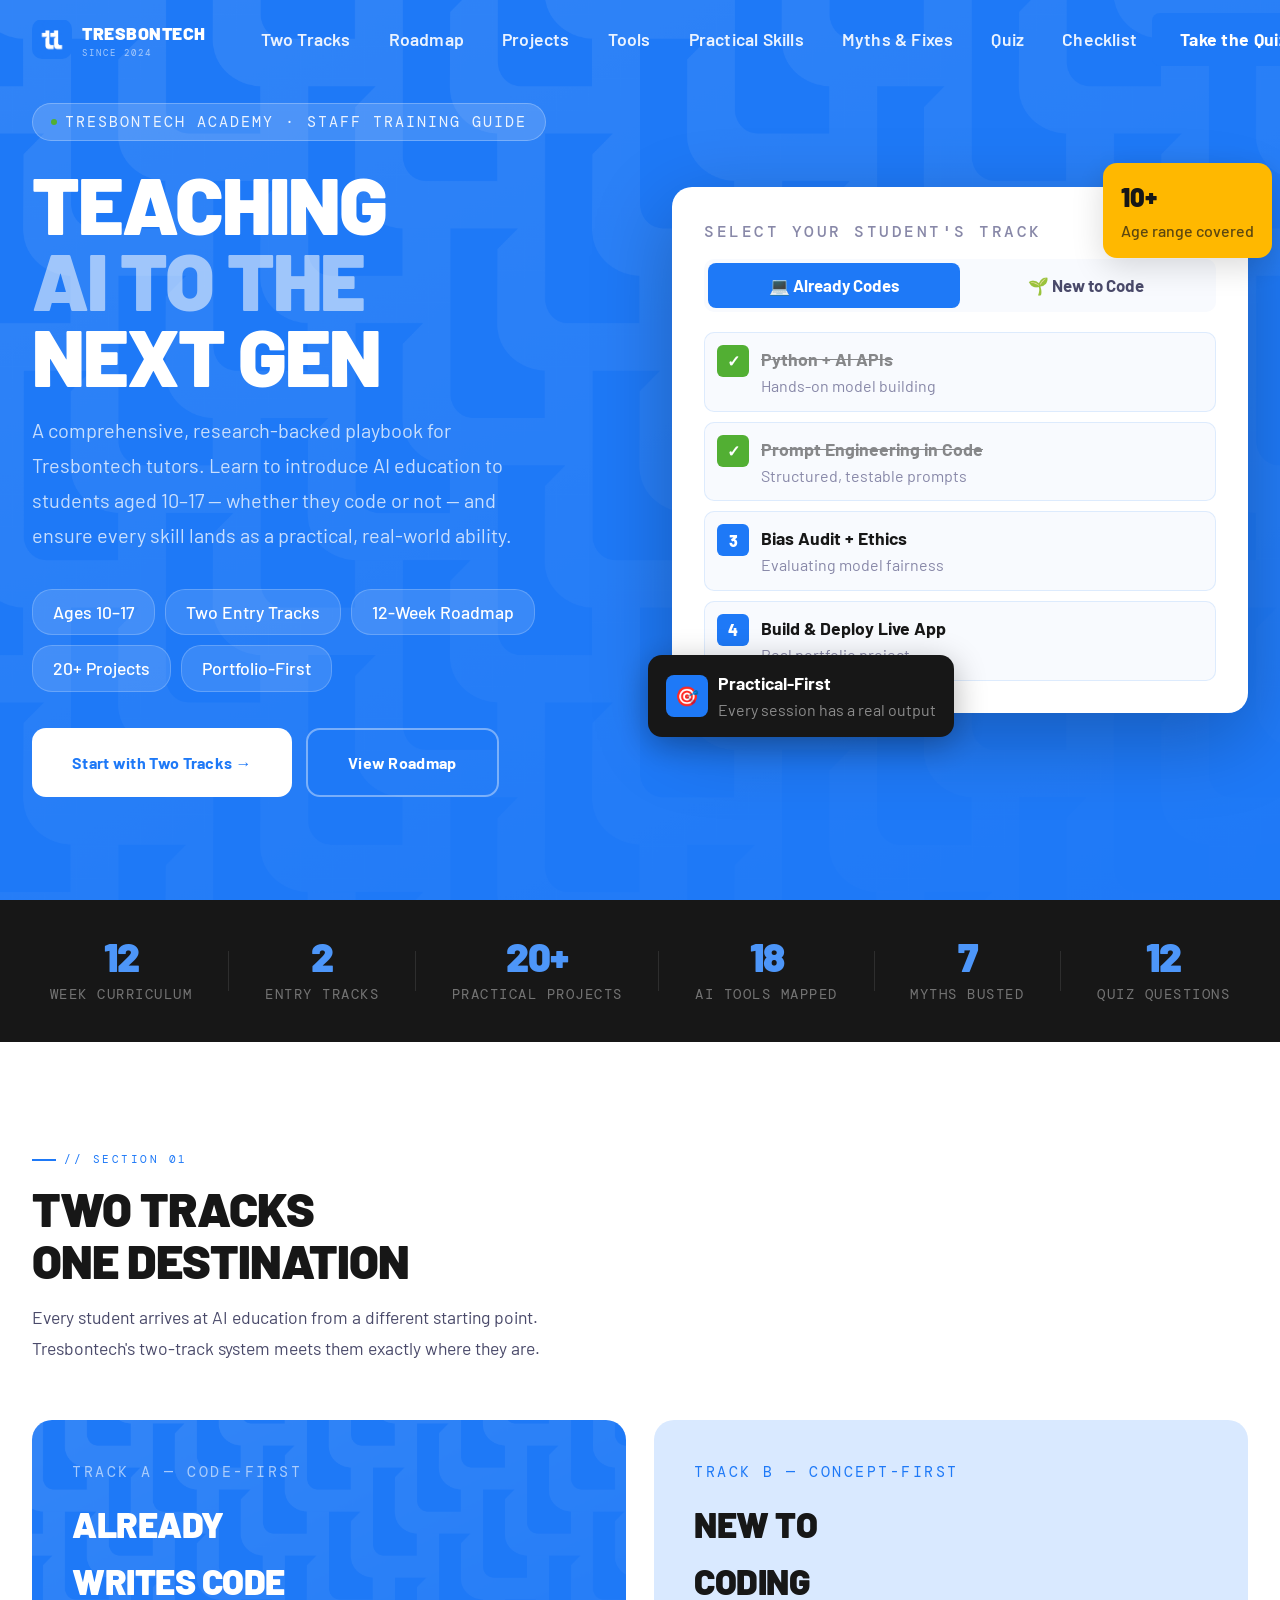
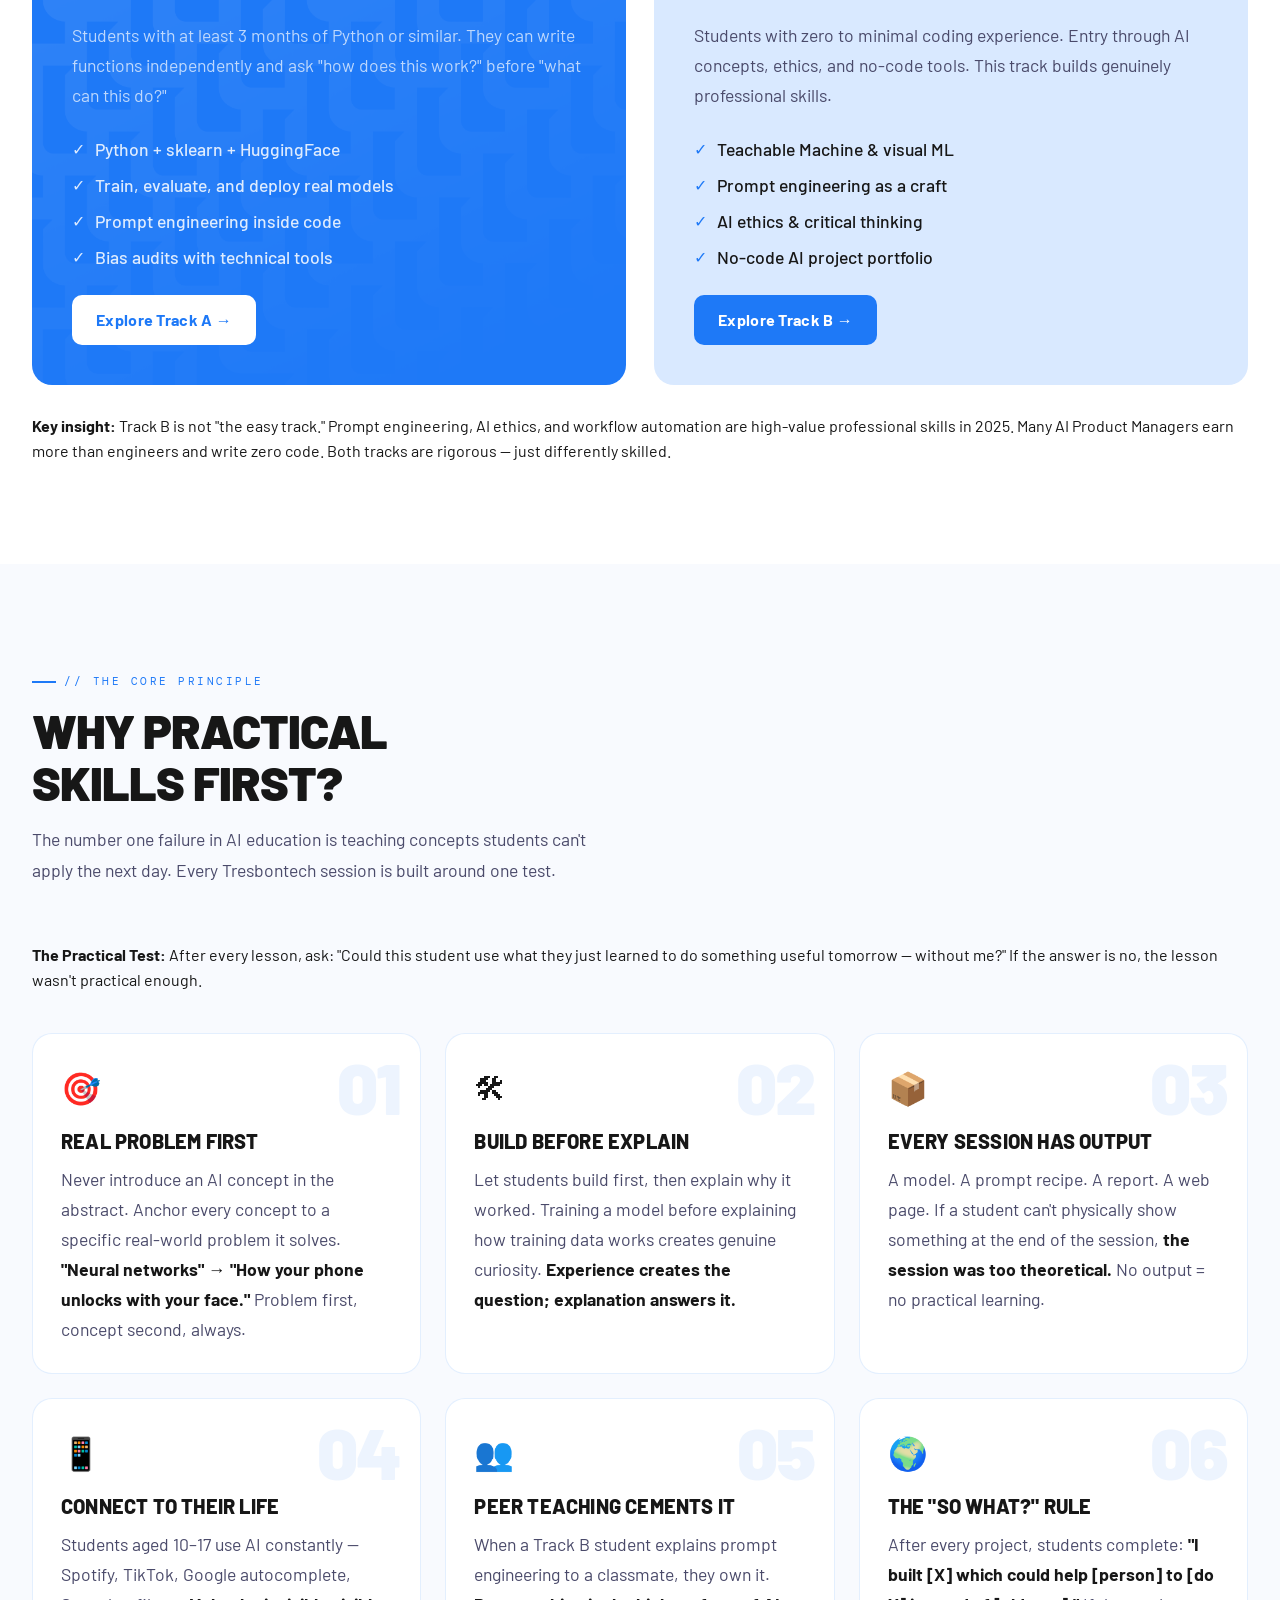
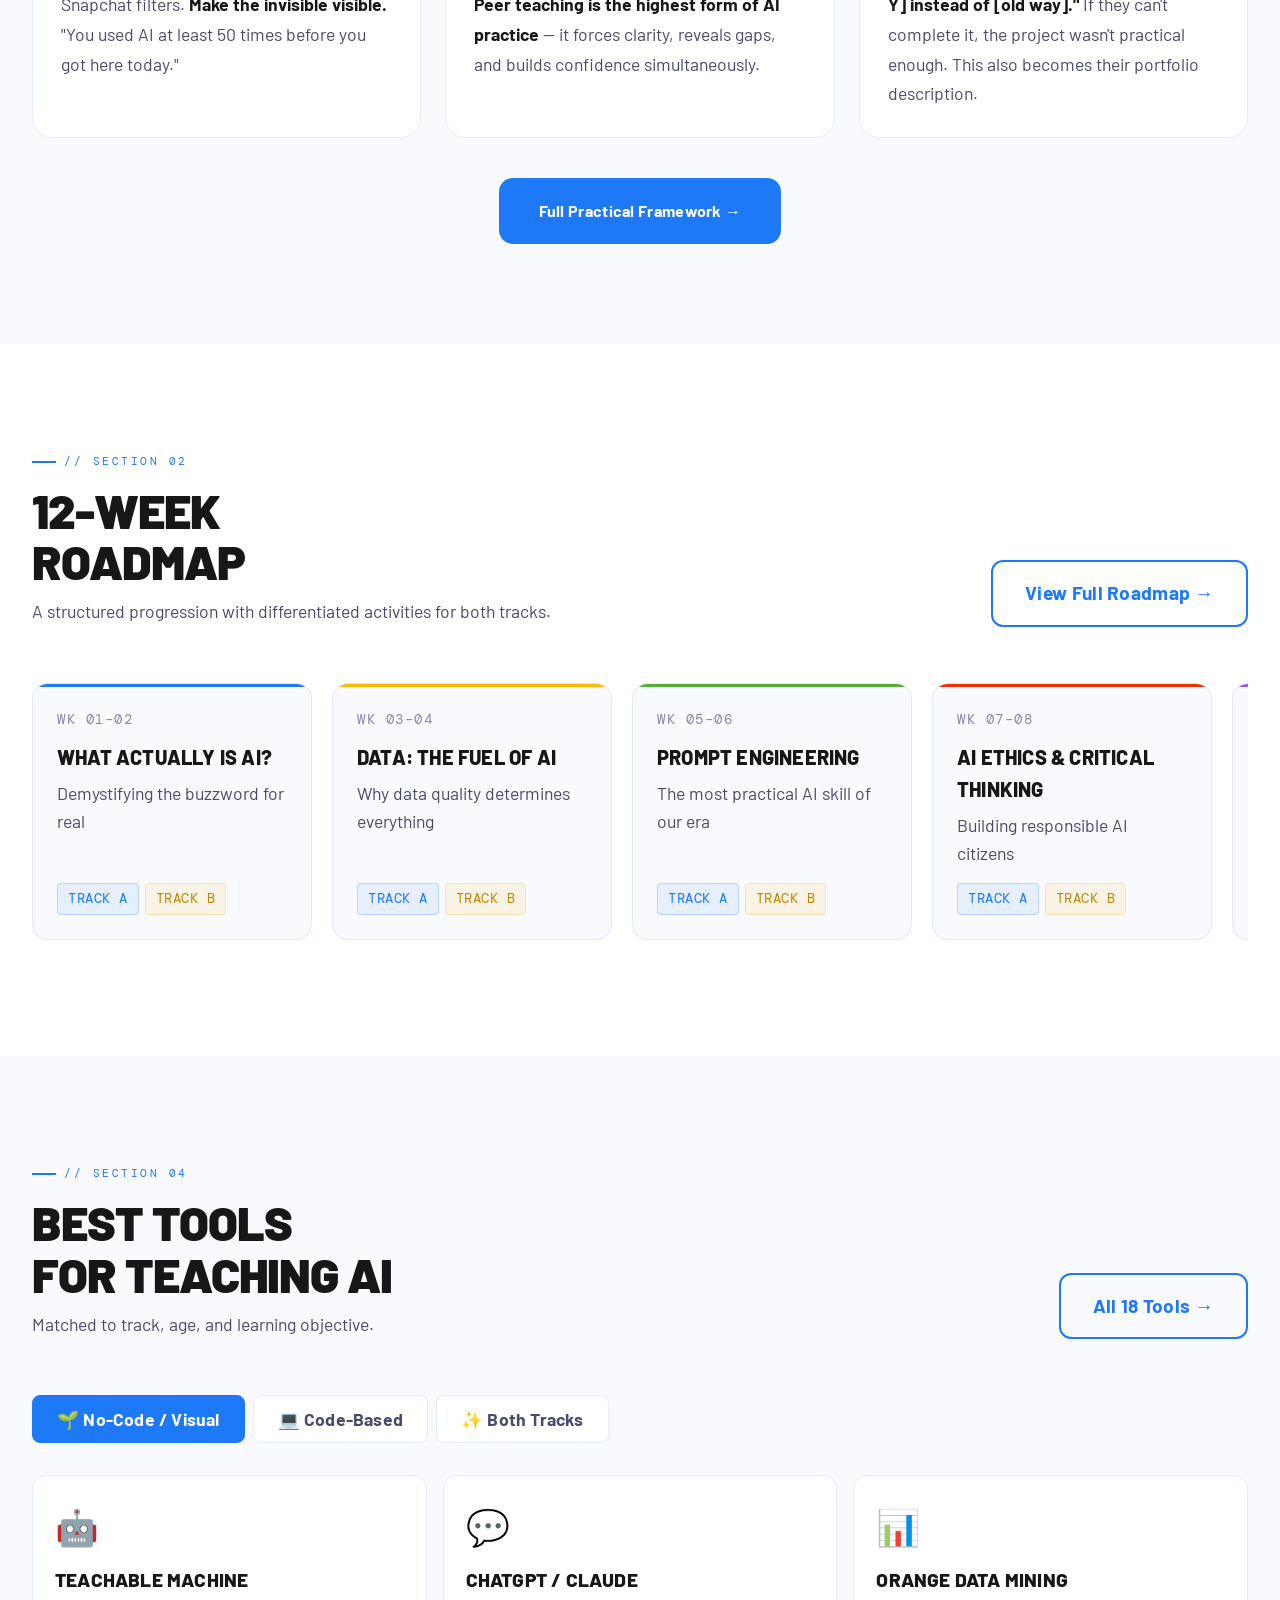
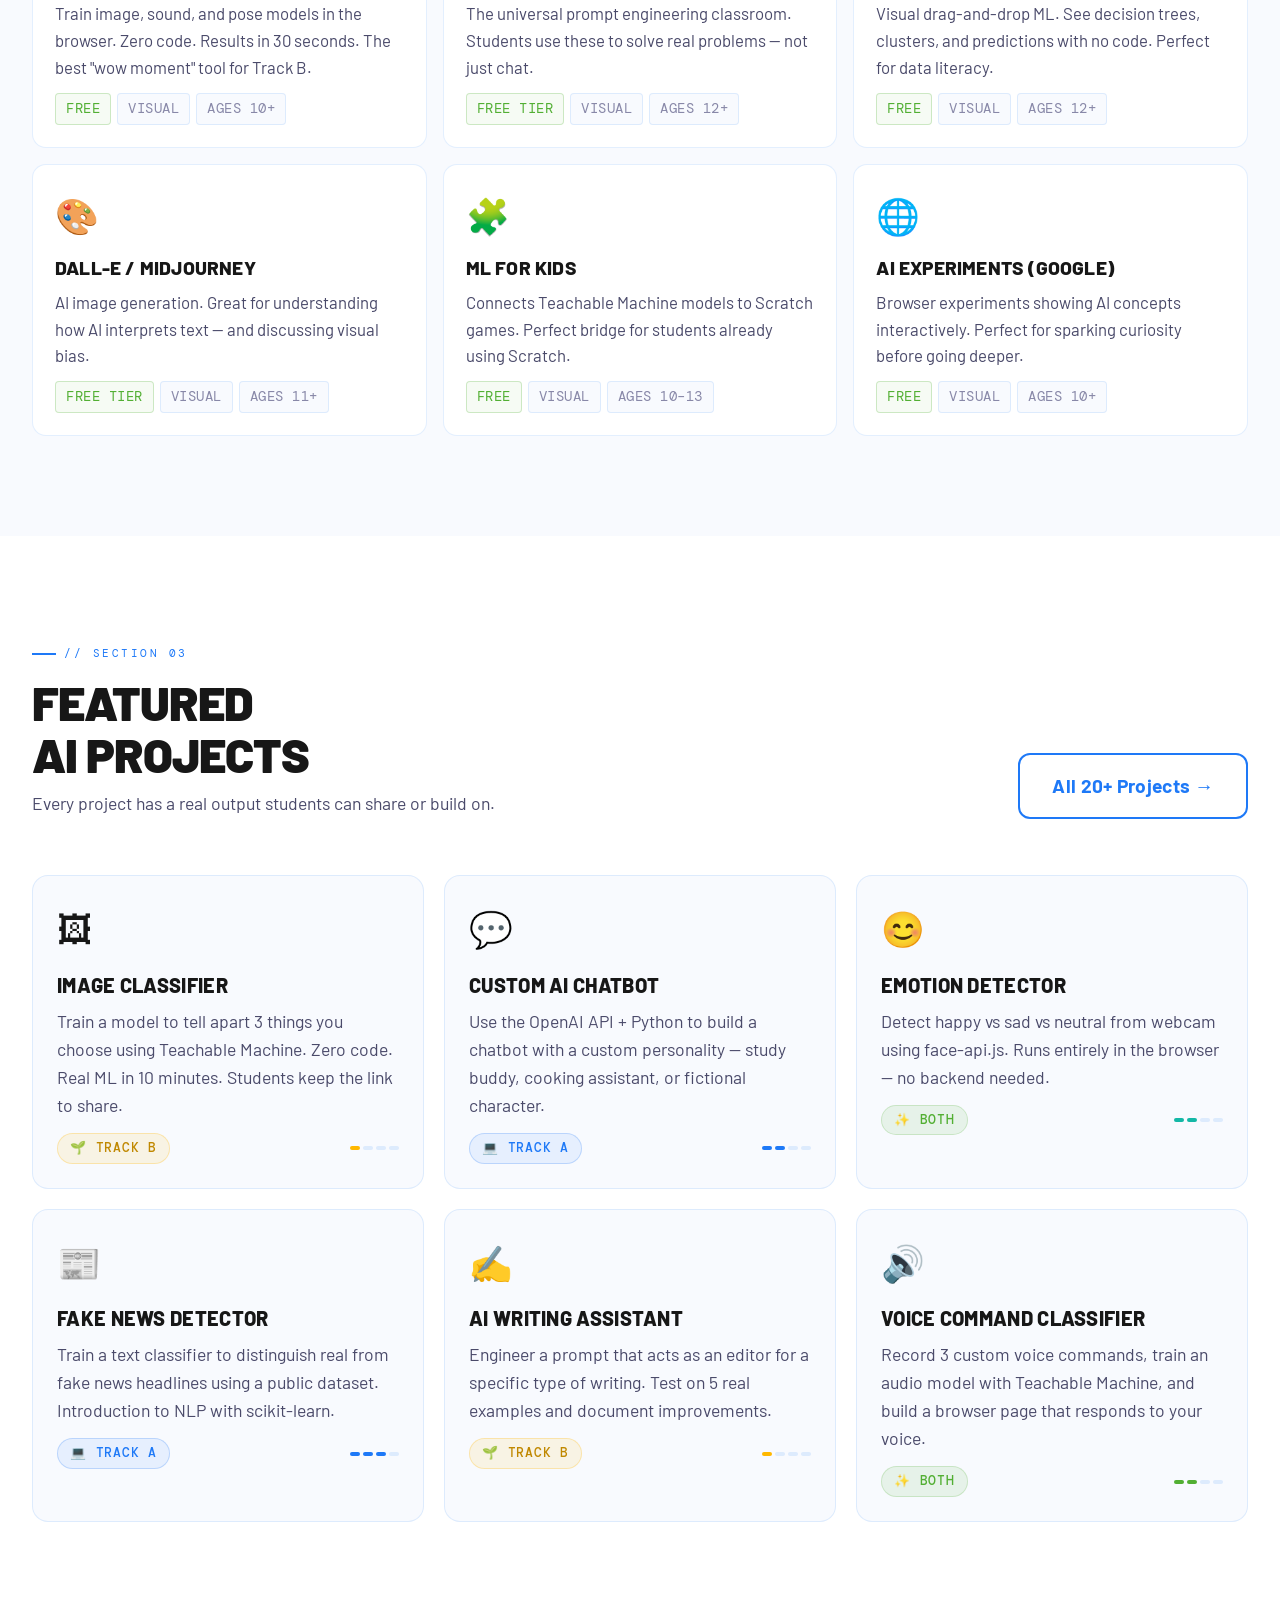
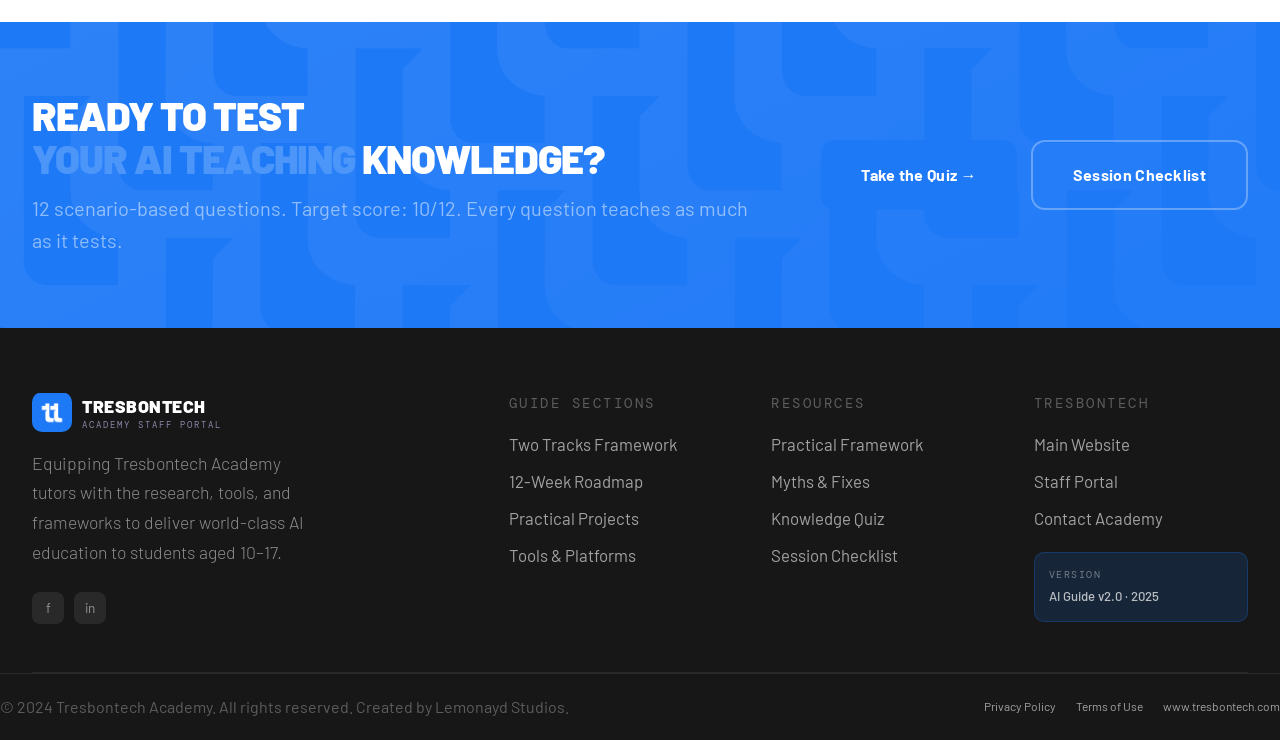
<file: index.html>
<!DOCTYPE html>
<html lang="en">
<head>
<meta charset="UTF-8">
<meta name="viewport" content="width=device-width, initial-scale=1.0">
<title>Tresbontech Academy — AI Education Guide for Tutors</title>
<meta name="description" content="A comprehensive, research-backed guide for Tresbontech Academy tutors teaching AI to students aged 10–17.">
<link href="https://fonts.googleapis.com/css2?family=Barlow:ital,wght@0,300;0,400;0,500;0,600;0,700;0,800;0,900;1,300&family=DM+Mono:wght@400;500&display=swap" rel="stylesheet">
<link rel="stylesheet" href="css/brand.css">
<link rel="stylesheet" href="css/home.css">
<link rel="icon" type="image/png" href="assets/Logo.png">
</head>
<body>

<div id="mobileMenu" class="mobile-menu"></div>
<header class="navbar" id="navbar"></header>

<!-- ═══════ HERO ═══════ -->
<section class="hero">
  <div class="hero-inner">
    <div class="hero-content animate-fadeUp">
      <div class="hero-eyebrow">
        <span class="hero-dot"></span>
        Tresbontech Academy · Staff Training Guide
      </div>
      <h1 class="display hero-title">
        Teaching<br><span>AI to the</span><br>Next Gen
      </h1>
      <p class="hero-sub">A comprehensive, research-backed playbook for Tresbontech tutors. Learn to introduce AI education to students aged 10–17 — whether they code or not — and ensure every skill lands as a practical, real-world ability.</p>
      <div class="hero-tags">
        <span class="hero-tag">Ages 10–17</span>
        <span class="hero-tag">Two Entry Tracks</span>
        <span class="hero-tag">12-Week Roadmap</span>
        <span class="hero-tag">20+ Projects</span>
        <span class="hero-tag">Portfolio-First</span>
      </div>
      <div class="hero-btns">
        <a href="pages/tracks.html" class="btn btn-white btn-lg">Start with Two Tracks →</a>
        <a href="pages/roadmap.html" class="btn btn-outline btn-lg" style="color:white;border-color:rgba(255,255,255,0.4)">View Roadmap</a>
      </div>
    </div>
    <div class="hero-visual animate-fadeUp-2">
      <div class="hero-float-1">
        <strong>10+</strong>
        <span>Age range covered</span>
      </div>
      <div class="hero-card-main">
        <div class="hcm-eyebrow label" style="color:#8888a8">SELECT YOUR STUDENT'S TRACK</div>
        <div class="hcm-track-switch">
          <button class="hcm-track-btn active" id="heroTrackA" onclick="switchHeroTrack('A')">💻 Already Codes</button>
          <button class="hcm-track-btn" id="heroTrackB" onclick="switchHeroTrack('B')">🌱 New to Code</button>
        </div>
        <div class="hcm-steps" id="heroSteps">
          <div class="hcm-step done">
            <div class="hcm-step-num">✓</div>
            <div class="hcm-step-content">
              <div class="hcm-step-title">Python + AI APIs</div>
              <div class="hcm-step-sub">Hands-on model building</div>
            </div>
          </div>
          <div class="hcm-step done">
            <div class="hcm-step-num">✓</div>
            <div class="hcm-step-content">
              <div class="hcm-step-title">Prompt Engineering in Code</div>
              <div class="hcm-step-sub">Structured, testable prompts</div>
            </div>
          </div>
          <div class="hcm-step">
            <div class="hcm-step-num">3</div>
            <div class="hcm-step-content">
              <div class="hcm-step-title">Bias Audit + Ethics</div>
              <div class="hcm-step-sub">Evaluating model fairness</div>
            </div>
          </div>
          <div class="hcm-step">
            <div class="hcm-step-num">4</div>
            <div class="hcm-step-content">
              <div class="hcm-step-title">Build & Deploy Live App</div>
              <div class="hcm-step-sub">Real portfolio project</div>
            </div>
          </div>
        </div>
      </div>
      <div class="hero-float-2">
        <div class="hf2-icon">🎯</div>
        <div>
          <strong>Practical-First</strong>
          <small>Every session has a real output</small>
        </div>
      </div>
    </div>
  </div>
</section>

<!-- ═══════ STATS ═══════ -->
<section class="stats-strip">
  <div class="stats-strip-inner">
    <div class="stat-item">
      <span class="stat-num"><span data-count="12">12</span></span>
      <span class="stat-label">Week Curriculum</span>
    </div>
    <div class="stat-divider"></div>
    <div class="stat-item">
      <span class="stat-num"><span data-count="2">2</span></span>
      <span class="stat-label">Entry Tracks</span>
    </div>
    <div class="stat-divider"></div>
    <div class="stat-item">
      <span class="stat-num"><span data-count="20">20</span><span style="color:var(--blue-light)">+</span></span>
      <span class="stat-label">Practical Projects</span>
    </div>
    <div class="stat-divider"></div>
    <div class="stat-item">
      <span class="stat-num"><span data-count="18">18</span></span>
      <span class="stat-label">AI Tools Mapped</span>
    </div>
    <div class="stat-divider"></div>
    <div class="stat-item">
      <span class="stat-num"><span data-count="7">7</span></span>
      <span class="stat-label">Myths Busted</span>
    </div>
    <div class="stat-divider"></div>
    <div class="stat-item">
      <span class="stat-num"><span data-count="12">12</span></span>
      <span class="stat-label">Quiz Questions</span>
    </div>
  </div>
</section>

<!-- ═══════ TWO TRACKS ═══════ -->
<section class="tracks-feature">
  <div class="container">
    <div class="section-header">
      <div class="section-eyebrow">// Section 01</div>
      <h2 class="heading-xl section-title">Two Tracks<br>One Destination</h2>
      <p class="section-intro">Every student arrives at AI education from a different starting point. Tresbontech's two-track system meets them exactly where they are.</p>
    </div>
    <div class="tracks-grid">
      <div class="track-feature-card track-a">
        <div class="tfc-label">Track A — Code-First</div>
        <div class="tfc-title">Already<br>Writes Code</div>
        <p class="tfc-sub">Students with at least 3 months of Python or similar. They can write functions independently and ask "how does this work?" before "what can this do?"</p>
        <div class="tfc-items">
          <div class="tfc-item"><span class="tfc-check">✓</span> Python + sklearn + HuggingFace</div>
          <div class="tfc-item"><span class="tfc-check">✓</span> Train, evaluate, and deploy real models</div>
          <div class="tfc-item"><span class="tfc-check">✓</span> Prompt engineering inside code</div>
          <div class="tfc-item"><span class="tfc-check">✓</span> Bias audits with technical tools</div>
        </div>
        <a href="pages/tracks.html" class="btn btn-white btn-sm" style="margin-top:24px">Explore Track A →</a>
      </div>
      <div class="track-feature-card track-b">
        <div class="tfc-label">Track B — Concept-First</div>
        <div class="tfc-title">New to<br>Coding</div>
        <p class="tfc-sub">Students with zero to minimal coding experience. Entry through AI concepts, ethics, and no-code tools. This track builds genuinely professional skills.</p>
        <div class="tfc-items">
          <div class="tfc-item"><span class="tfc-check" style="color:var(--blue)">✓</span> Teachable Machine & visual ML</div>
          <div class="tfc-item"><span class="tfc-check" style="color:var(--blue)">✓</span> Prompt engineering as a craft</div>
          <div class="tfc-item"><span class="tfc-check" style="color:var(--blue)">✓</span> AI ethics & critical thinking</div>
          <div class="tfc-item"><span class="tfc-check" style="color:var(--blue)">✓</span> No-code AI project portfolio</div>
        </div>
        <a href="pages/tracks.html" class="btn btn-primary btn-sm" style="margin-top:24px">Explore Track B →</a>
      </div>
    </div>
    <div class="callout callout-blue" style="margin-top:28px">
      <strong>Key insight:</strong> Track B is not "the easy track." Prompt engineering, AI ethics, and workflow automation are high-value professional skills in 2025. Many AI Product Managers earn more than engineers and write zero code. Both tracks are rigorous — just differently skilled.
    </div>
  </div>
</section>

<!-- ═══════ WHY PRACTICAL ═══════ -->
<section class="why-practical">
  <div class="container">
    <div class="section-header">
      <div class="section-eyebrow">// The Core Principle</div>
      <h2 class="heading-xl section-title">Why Practical<br>Skills First?</h2>
      <p class="section-intro">The number one failure in AI education is teaching concepts students can't apply the next day. Every Tresbontech session is built around one test.</p>
    </div>
    <div class="callout callout-yellow" style="margin-bottom:40px">
      <strong>The Practical Test:</strong> After every lesson, ask: "Could this student use what they just learned to do something useful tomorrow — without me?" If the answer is no, the lesson wasn't practical enough.
    </div>
    <div class="practical-grid">
      <div class="practical-card" data-animate>
        <div class="pc-num">01</div>
        <div class="pc-icon">🎯</div>
        <div class="pc-title">Real Problem First</div>
        <p class="pc-body">Never introduce an AI concept in the abstract. Anchor every concept to a specific real-world problem it solves. <strong>"Neural networks" → "How your phone unlocks with your face."</strong> Problem first, concept second, always.</p>
      </div>
      <div class="practical-card" data-animate>
        <div class="pc-num">02</div>
        <div class="pc-icon">🛠</div>
        <div class="pc-title">Build Before Explain</div>
        <p class="pc-body">Let students build first, then explain why it worked. Training a model before explaining how training data works creates genuine curiosity. <strong>Experience creates the question; explanation answers it.</strong></p>
      </div>
      <div class="practical-card" data-animate>
        <div class="pc-num">03</div>
        <div class="pc-icon">📦</div>
        <div class="pc-title">Every Session Has Output</div>
        <p class="pc-body">A model. A prompt recipe. A report. A web page. If a student can't physically show something at the end of the session, <strong>the session was too theoretical.</strong> No output = no practical learning.</p>
      </div>
      <div class="practical-card" data-animate>
        <div class="pc-num">04</div>
        <div class="pc-icon">📱</div>
        <div class="pc-title">Connect to Their Life</div>
        <p class="pc-body">Students aged 10–17 use AI constantly — Spotify, TikTok, Google autocomplete, Snapchat filters. <strong>Make the invisible visible.</strong> "You used AI at least 50 times before you got here today."</p>
      </div>
      <div class="practical-card" data-animate>
        <div class="pc-num">05</div>
        <div class="pc-icon">👥</div>
        <div class="pc-title">Peer Teaching Cements It</div>
        <p class="pc-body">When a Track B student explains prompt engineering to a classmate, they own it. <strong>Peer teaching is the highest form of AI practice</strong> — it forces clarity, reveals gaps, and builds confidence simultaneously.</p>
      </div>
      <div class="practical-card" data-animate>
        <div class="pc-num">06</div>
        <div class="pc-icon">🌍</div>
        <div class="pc-title">The "So What?" Rule</div>
        <p class="pc-body">After every project, students complete: <strong>"I built [X] which could help [person] to [do Y] instead of [old way]."</strong> If they can't complete it, the project wasn't practical enough. This also becomes their portfolio description.</p>
      </div>
    </div>
    <div style="text-align:center;margin-top:40px">
      <a href="pages/practical.html" class="btn btn-primary btn-lg">Full Practical Framework →</a>
    </div>
  </div>
</section>

<!-- ═══════ ROADMAP PREVIEW ═══════ -->
<section class="roadmap-preview">
  <div class="container">
    <div class="section-header" style="display:flex;align-items:flex-end;justify-content:space-between;flex-wrap:wrap;gap:20px">
      <div>
        <div class="section-eyebrow">// Section 02</div>
        <h2 class="heading-xl section-title" style="margin-bottom:8px">12-Week<br>Roadmap</h2>
        <p class="section-intro" style="margin-bottom:0">A structured progression with differentiated activities for both tracks.</p>
      </div>
      <a href="pages/roadmap.html" class="btn btn-outline">View Full Roadmap →</a>
    </div>
    <div class="roadmap-scroll" id="roadmapScroll"></div>
  </div>
</section>

<!-- ═══════ TOOLS PREVIEW ═══════ -->
<section class="tools-preview">
  <div class="container">
    <div class="section-header" style="display:flex;align-items:flex-end;justify-content:space-between;flex-wrap:wrap;gap:20px">
      <div>
        <div class="section-eyebrow">// Section 04</div>
        <h2 class="heading-xl section-title" style="margin-bottom:8px">Best Tools<br>for Teaching AI</h2>
        <p class="section-intro" style="margin-bottom:0">Matched to track, age, and learning objective.</p>
      </div>
      <a href="pages/tools.html" class="btn btn-outline">All 18 Tools →</a>
    </div>
    <div class="tools-tabs" id="toolsTabs">
      <button class="tt-tab active" onclick="showTab('visual',this)">🌱 No-Code / Visual</button>
      <button class="tt-tab" onclick="showTab('code',this)">💻 Code-Based</button>
      <button class="tt-tab" onclick="showTab('both',this)">✨ Both Tracks</button>
    </div>
    <div class="tt-panel active" id="tp-visual" style="display:grid;grid-template-columns:repeat(3,1fr);gap:16px"></div>
    <div class="tt-panel" id="tp-code" style="display:none;grid-template-columns:repeat(3,1fr);gap:16px"></div>
    <div class="tt-panel" id="tp-both" style="display:none;grid-template-columns:repeat(3,1fr);gap:16px"></div>
  </div>
</section>

<!-- ═══════ PROJECTS PREVIEW ═══════ -->
<section class="projects-preview">
  <div class="container">
    <div class="section-header" style="display:flex;align-items:flex-end;justify-content:space-between;flex-wrap:wrap;gap:20px">
      <div>
        <div class="section-eyebrow">// Section 03</div>
        <h2 class="heading-xl section-title" style="margin-bottom:8px">Featured<br>AI Projects</h2>
        <p class="section-intro" style="margin-bottom:0">Every project has a real output students can share or build on.</p>
      </div>
      <a href="pages/projects.html" class="btn btn-outline">All 20+ Projects →</a>
    </div>
    <div class="projects-masonry" id="featuredProjects"></div>
  </div>
</section>

<!-- ═══════ CTA BAND ═══════ -->
<section class="cta-band">
  <div class="cta-band-inner">
    <div class="cta-band-text">
      <h2 class="cta-band-title">Ready to Test<br><span>Your AI Teaching</span> Knowledge?</h2>
      <p class="cta-band-sub">12 scenario-based questions. Target score: 10/12. Every question teaches as much as it tests.</p>
    </div>
    <div class="cta-band-actions">
      <a href="pages/quiz.html" class="btn btn-primary btn-lg">Take the Quiz →</a>
      <a href="pages/checklist.html" class="btn btn-outline btn-lg" style="color:white;border-color:rgba(255,255,255,0.3)">Session Checklist</a>
    </div>
  </div>
</section>

<footer class="site-footer" id="siteFooter"></footer>

<script src="js/shared.js"></script>
<script>
// ─── DATA ───
const roadmapPreview = [
  { week:'WK 01–02', color:'#1E79F7', title:'What Actually Is AI?', short:'Demystifying the buzzword for real', trackA:'Python: query a pre-trained model in 3 lines', trackB:'Teachable Machine: train your first image classifier' },
  { week:'WK 03–04', color:'#FFB800', title:'Data: The Fuel of AI', short:'Why data quality determines everything', trackA:'Pandas + sklearn: clean vs dirty data', trackB:'Collect your own dataset, discuss bias' },
  { week:'WK 05–06', color:'#52AF33', title:'Prompt Engineering', short:'The most practical AI skill of our era', trackA:'OpenAI API: system prompts + few-shot prompting', trackB:'Prompt recipe book with 8+ tested prompts' },
  { week:'WK 07–08', color:'#F03009', title:'AI Ethics & Critical Thinking', short:'Building responsible AI citizens', trackA:'Fairness metrics + bias audit with real data', trackB:'Case studies + designing an AI ethics framework' },
  { week:'WK 09–10', color:'#8B5CF6', title:'Build Something Real', short:'Project sprint — all concepts applied', trackA:'Full project: data → train → test → deploy', trackB:'No-code project + real audience demo' },
  { week:'WK 11–12', color:'#14B8A6', title:'AI Careers & The Future', short:'Where AI is going, where they fit', trackA:'GitHub portfolio + next skills roadmap', trackB:'Portfolio page + AI future self presentation' },
];

const toolsPreview = {
  visual: [
    { emoji:'🤖', name:'Teachable Machine', desc:'Train image, sound, and pose models in the browser. Zero code. Results in 30 seconds. The best "wow moment" tool for Track B.', meta:['free','visual','ages 10+'] },
    { emoji:'💬', name:'ChatGPT / Claude', desc:'The universal prompt engineering classroom. Students use these to solve real problems — not just chat.', meta:['free tier','visual','ages 12+'] },
    { emoji:'📊', name:'Orange Data Mining', desc:'Visual drag-and-drop ML. See decision trees, clusters, and predictions with no code. Perfect for data literacy.', meta:['free','visual','ages 12+'] },
    { emoji:'🎨', name:'DALL-E / Midjourney', desc:'AI image generation. Great for understanding how AI interprets text — and discussing visual bias.', meta:['free tier','visual','ages 11+'] },
    { emoji:'🧩', name:'ML for Kids', desc:'Connects Teachable Machine models to Scratch games. Perfect bridge for students already using Scratch.', meta:['free','visual','ages 10–13'] },
    { emoji:'🌐', name:'AI Experiments (Google)', desc:'Browser experiments showing AI concepts interactively. Perfect for sparking curiosity before going deeper.', meta:['free','visual','ages 10+'] },
  ],
  code: [
    { emoji:'🐍', name:'Python + scikit-learn', desc:'Industry standard for ML. Train classifiers, regressors, and clusterers. Start with built-in datasets.', meta:['free','code','ages 13+'] },
    { emoji:'📓', name:'Google Colab', desc:'Jupyter notebooks in the cloud with free GPU. Industry-standard environment accessible to all.', meta:['free','code','ages 14+'] },
    { emoji:'🤗', name:'HuggingFace API', desc:'Access thousands of pre-trained models with 5 lines of Python. Sentiment, generation, classification.', meta:['free tier','code','ages 13+'] },
    { emoji:'🌐', name:'Replit', desc:'Browser-based Python IDE. No installation. Share projects with a link — perfect for sessions.', meta:['free','code','ages 11+'] },
    { emoji:'🧠', name:'OpenAI API', desc:'Build chatbots, document processors, and AI assistants. An essential Track A skill.', meta:['paid','code','ages 14+'] },
    { emoji:'📱', name:'Streamlit', desc:'Turn Python scripts into shareable web apps in minutes. The fastest way to make an AI project professional.', meta:['free','code','ages 13+'] },
  ],
  both: [
    { emoji:'🗂', name:'Kaggle', desc:'Real datasets + community notebooks. Track A students use code; Track B uses AutoML to explore without code.', meta:['free','both','ages 13+'] },
    { emoji:'🤖', name:'GitHub Copilot', desc:'AI code assistant. Track A: an accelerator. Track B: an intro to the concept of AI that writes code.', meta:['free for students','both','ages 13+'] },
    { emoji:'🌊', name:'Perplexity AI', desc:'AI research tool that cites sources. Great for research projects and discussing AI accuracy and sourcing.', meta:['free tier','both','ages 11+'] },
    { emoji:'📽', name:'Canva AI Suite', desc:'AI image generation, text-to-presentation, and background removal. Ideal for Track B projects needing a professional finish.', meta:['free','both','ages 10+'] },
    { emoji:'🔬', name:'ML Playground', desc:'Interactive browser-based ML demos. Drag data points, watch models train in real time. Instant visual feedback.', meta:['free','both','ages 10+'] },
    { emoji:'🎤', name:'Whisper (OpenAI)', desc:'Speech-to-text AI. Build voice-powered projects. A gateway to understanding audio ML models.', meta:['free','both','ages 12+'] },
  ]
};

const featuredProjects = [
  { emoji:'🖼', title:'Image Classifier', desc:'Train a model to tell apart 3 things you choose using Teachable Machine. Zero code. Real ML in 10 minutes. Students keep the link to share.', track:'nocode', diff:1, color:'#FFB800', tags:['Track B','Teachable Machine'] },
  { emoji:'💬', title:'Custom AI Chatbot', desc:'Use the OpenAI API + Python to build a chatbot with a custom personality — study buddy, cooking assistant, or fictional character.', track:'code', diff:2, color:'#1E79F7', tags:['Track A','Python'] },
  { emoji:'😊', title:'Emotion Detector', desc:'Detect happy vs sad vs neutral from webcam using face-api.js. Runs entirely in the browser — no backend needed.', track:'both', diff:2, color:'#14B8A6', tags:['Both Tracks','JavaScript'] },
  { emoji:'📰', title:'Fake News Detector', desc:'Train a text classifier to distinguish real from fake news headlines using a public dataset. Introduction to NLP with scikit-learn.', track:'code', diff:3, color:'#1E79F7', tags:['Track A','NLP'] },
  { emoji:'✍️', title:'AI Writing Assistant', desc:'Engineer a prompt that acts as an editor for a specific type of writing. Test on 5 real examples and document improvements.', track:'nocode', diff:1, color:'#FFB800', tags:['Track B','Prompting'] },
  { emoji:'🔊', title:'Voice Command Classifier', desc:'Record 3 custom voice commands, train an audio model with Teachable Machine, and build a browser page that responds to your voice.', track:'both', diff:2, color:'#52AF33', tags:['Both Tracks','Audio ML'] },
];

// ─── RENDER ROADMAP PREVIEW ───
function renderRoadmapPreview() {
  const el = document.getElementById('roadmapScroll');
  el.innerHTML = roadmapPreview.map(r => `
    <div class="roadmap-card" style="--rc-color:${r.color}">
      <div class="rc-week">${r.week}</div>
      <div class="rc-title">${r.title}</div>
      <div class="rc-short">${r.short}</div>
      <div class="rc-tracks">
        <span class="rc-track-badge rc-track-a">Track A</span>
        <span class="rc-track-badge rc-track-b">Track B</span>
      </div>
    </div>
  `).join('');
}

// ─── RENDER TOOLS ───
function renderToolsPreview() {
  Object.entries(toolsPreview).forEach(([key, tools]) => {
    document.getElementById(`tp-${key}`).innerHTML = tools.map(t => `
      <div class="tool-card-new">
        <div class="tcn-emoji">${t.emoji}</div>
        <div class="tcn-name">${t.name}</div>
        <div class="tcn-desc">${t.desc}</div>
        <div class="tcn-meta">
          ${t.meta.map(m => `<span class="tcn-tag${m.includes('free') ? ' free' : ''}">${m}</span>`).join('')}
        </div>
      </div>
    `).join('');
  });
}

function showTab(key, btn) {
  document.querySelectorAll('.tt-tab').forEach(b => b.classList.remove('active'));
  document.querySelectorAll('.tt-panel').forEach(p => { p.style.display = 'none'; p.classList.remove('active'); });
  btn.classList.add('active');
  const panel = document.getElementById(`tp-${key}`);
  panel.style.display = 'grid';
  panel.classList.add('active');
}

// ─── RENDER FEATURED PROJECTS ───
function renderFeaturedProjects() {
  const el = document.getElementById('featuredProjects');
  el.innerHTML = featuredProjects.map(p => {
    const pips = [1,2,3,4].map(n => `<div class="proj-pip${n<=p.diff?' on':''}"></div>`).join('');
    const trackLabel = p.track === 'code' ? '💻 Track A' : p.track === 'nocode' ? '🌱 Track B' : '✨ Both';
    const trackClass = p.track === 'code' ? 'badge-blue' : p.track === 'nocode' ? 'badge-yellow' : 'badge-green';
    return `
      <div class="project-card" style="--pc-color:${p.color}">
        <div class="proj-emoji">${p.emoji}</div>
        <div class="proj-title">${p.title}</div>
        <p class="proj-desc">${p.desc}</p>
        <div class="proj-footer">
          <span class="badge ${trackClass}">${trackLabel}</span>
          <div class="proj-diff">${pips}</div>
        </div>
      </div>
    `;
  }).join('');
}

// ─── HERO TRACK SWITCH ───
function switchHeroTrack(track) {
  const stepsA = [
    { done:true, title:'Python + AI APIs', sub:'Hands-on model building' },
    { done:true, title:'Prompt Engineering in Code', sub:'Structured, testable prompts' },
    { done:false, title:'Bias Audit + Ethics', sub:'Evaluating model fairness' },
    { done:false, title:'Build & Deploy Live App', sub:'Real portfolio project' },
  ];
  const stepsB = [
    { done:true, title:'Teachable Machine Model', sub:'Zero code, real ML in 10 min' },
    { done:true, title:'Prompt Recipe Book', sub:'8+ tested real-world prompts' },
    { done:false, title:'AI Ethics Case Study', sub:'Research + present findings' },
    { done:false, title:'No-Code Project Portfolio', sub:'Shareable, demonstrable work' },
  ];
  document.getElementById('heroTrackA').classList.toggle('active', track === 'A');
  document.getElementById('heroTrackB').classList.toggle('active', track === 'B');
  const steps = track === 'A' ? stepsA : stepsB;
  document.getElementById('heroSteps').innerHTML = steps.map((s, i) => `
    <div class="hcm-step${s.done?' done':''}">
      <div class="hcm-step-num">${s.done ? '✓' : i+1}</div>
      <div class="hcm-step-content">
        <div class="hcm-step-title">${s.title}</div>
        <div class="hcm-step-sub">${s.sub}</div>
      </div>
    </div>
  `).join('');
}

document.addEventListener('DOMContentLoaded', () => {
  renderRoadmapPreview();
  renderToolsPreview();
  renderFeaturedProjects();
});
</script>
</body>
</html>
</file>
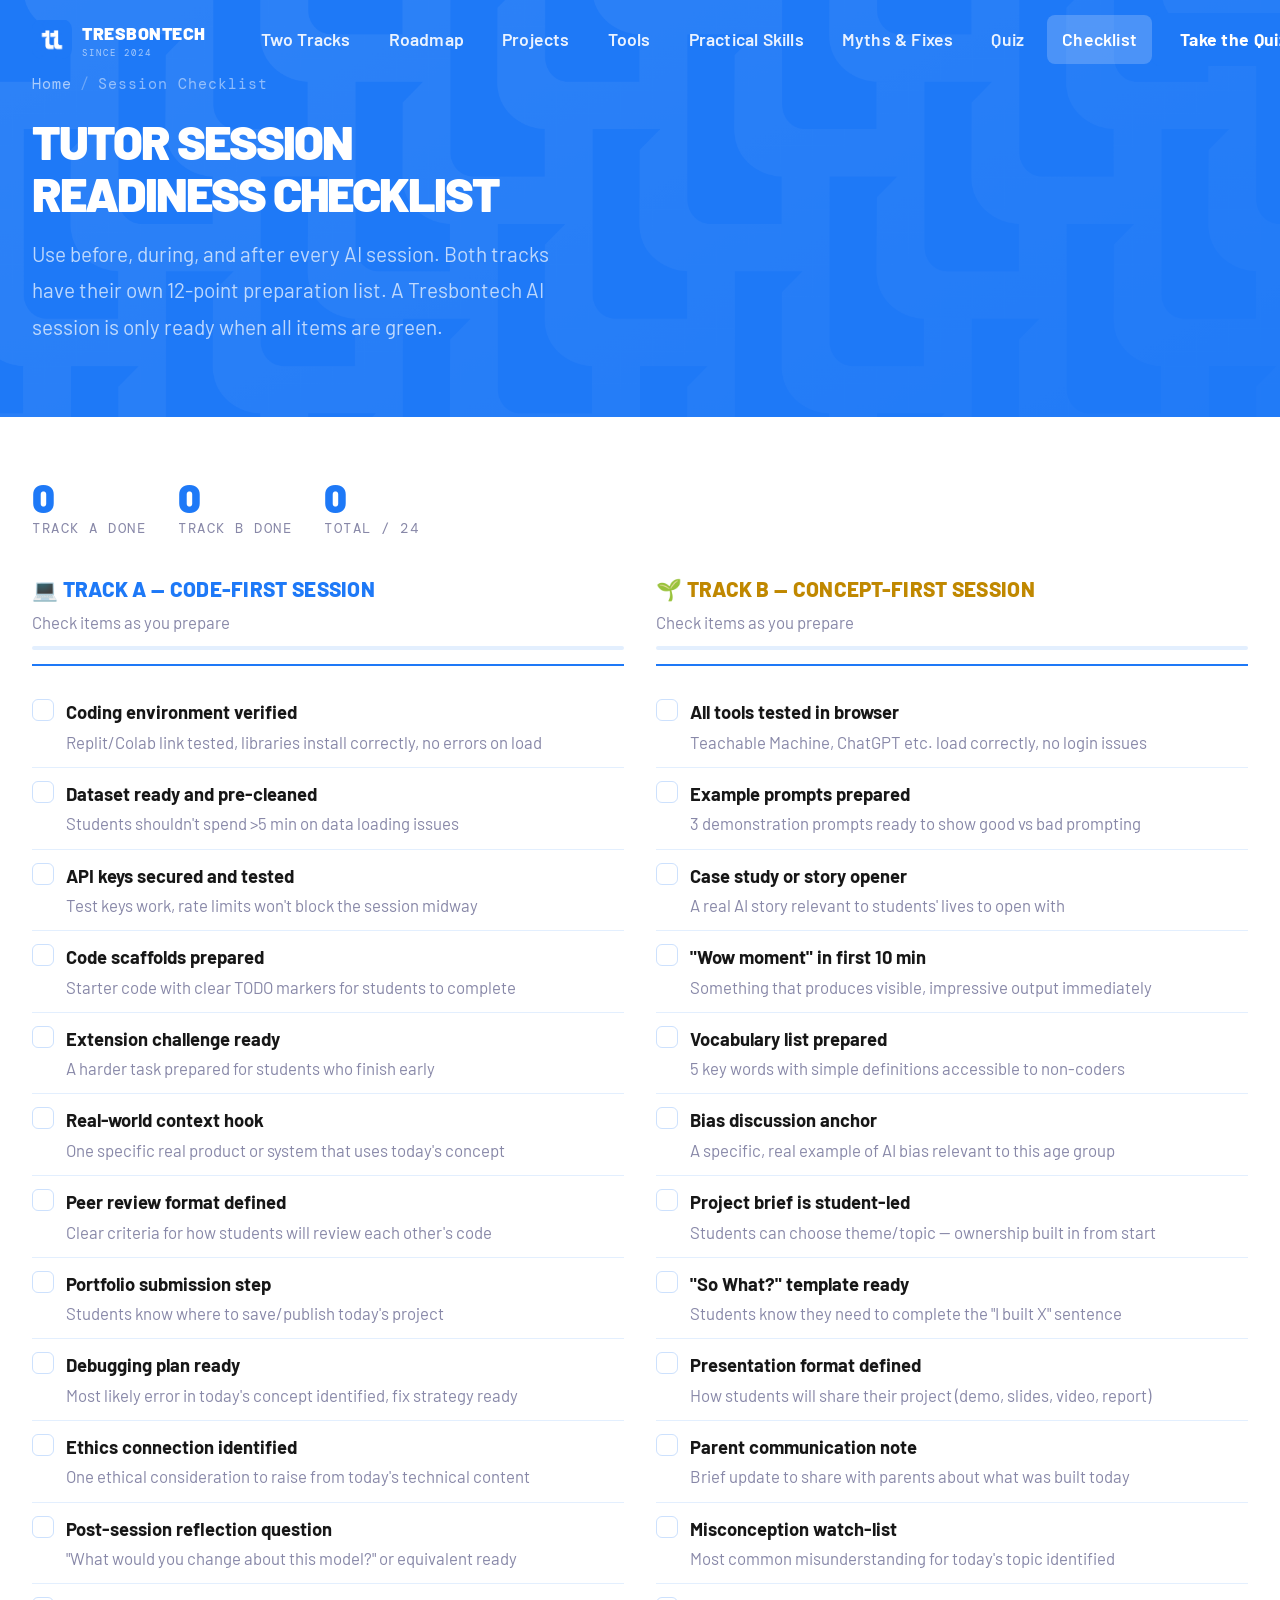
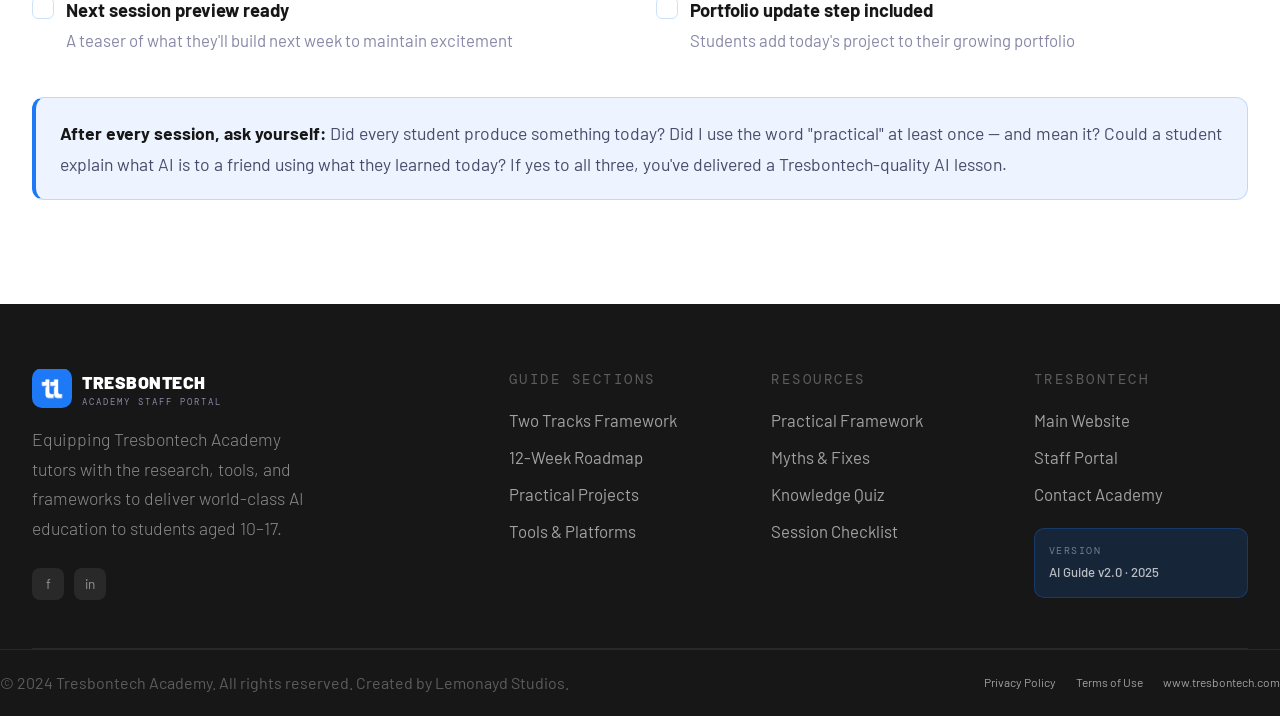
<file: pages/checklist.html>
<!DOCTYPE html>
<html lang="en">
<head>
<meta charset="UTF-8"><meta name="viewport" content="width=device-width, initial-scale=1.0">
<title>Session Checklist — Tresbontech Academy</title>
<link href="https://fonts.googleapis.com/css2?family=Barlow:ital,wght@0,300;0,400;0,500;0,600;0,700;0,800;0,900;1,300&family=DM+Mono:wght@400;500&display=swap" rel="stylesheet">
<link rel="stylesheet" href="../css/brand.css"><link rel="stylesheet" href="../css/pages.css">
<link rel="icon" type="image/png" href="../assets/Logo.png">
</head>
<body>
<div id="mobileMenu" class="mobile-menu"></div>
<header class="navbar" id="navbar"></header>
<div class="page-hero">
  <div class="page-hero-inner">
    <div class="page-hero-breadcrumb"><a href="../index.html">Home</a><span>/</span>Session Checklist</div>
    <h1 class="heading-xl page-hero-title">Tutor Session<br>Readiness Checklist</h1>
    <p class="page-hero-sub">Use before, during, and after every AI session. Both tracks have their own 12-point preparation list. A Tresbontech AI session is only ready when all items are green.</p>
  </div>
</div>
<section class="checklist-container">
  <div class="container">
    <div class="check-stats-bar">
      <div class="cs-stat"><div class="cs-stat-num" id="checkA">0</div><div class="cs-stat-label">Track A Done</div></div>
      <div class="cs-stat"><div class="cs-stat-num" id="checkB">0</div><div class="cs-stat-label">Track B Done</div></div>
      <div class="cs-stat"><div class="cs-stat-num" id="checkAll">0</div><div class="cs-stat-label">Total / 24</div></div>
    </div>
    <div class="check-grid">
      <div class="check-col" id="colA"></div>
      <div class="check-col" id="colB"></div>
    </div>
    <div class="callout callout-blue" style="margin-top:32px">
      <strong>After every session, ask yourself:</strong> Did every student produce something today? Did I use the word "practical" at least once — and mean it? Could a student explain what AI is to a friend using what they learned today? If yes to all three, you've delivered a Tresbontech-quality AI lesson.
    </div>
  </div>
</section>
<footer class="site-footer" id="siteFooter"></footer>
<script src="../js/shared.js"></script>
<script>
const trackA = [
  { title:'Coding environment verified', sub:'Replit/Colab link tested, libraries install correctly, no errors on load' },
  { title:'Dataset ready and pre-cleaned', sub:'Students shouldn\'t spend >5 min on data loading issues' },
  { title:'API keys secured and tested', sub:'Test keys work, rate limits won\'t block the session midway' },
  { title:'Code scaffolds prepared', sub:'Starter code with clear TODO markers for students to complete' },
  { title:'Extension challenge ready', sub:'A harder task prepared for students who finish early' },
  { title:'Real-world context hook', sub:'One specific real product or system that uses today\'s concept' },
  { title:'Peer review format defined', sub:'Clear criteria for how students will review each other\'s code' },
  { title:'Portfolio submission step', sub:'Students know where to save/publish today\'s project' },
  { title:'Debugging plan ready', sub:'Most likely error in today\'s concept identified, fix strategy ready' },
  { title:'Ethics connection identified', sub:'One ethical consideration to raise from today\'s technical content' },
  { title:'Post-session reflection question', sub:'"What would you change about this model?" or equivalent ready' },
  { title:'Next session preview ready', sub:'A teaser of what they\'ll build next week to maintain excitement' },
];
const trackB = [
  { title:'All tools tested in browser', sub:'Teachable Machine, ChatGPT etc. load correctly, no login issues' },
  { title:'Example prompts prepared', sub:'3 demonstration prompts ready to show good vs bad prompting' },
  { title:'Case study or story opener', sub:'A real AI story relevant to students\' lives to open with' },
  { title:'"Wow moment" in first 10 min', sub:'Something that produces visible, impressive output immediately' },
  { title:'Vocabulary list prepared', sub:'5 key words with simple definitions accessible to non-coders' },
  { title:'Bias discussion anchor', sub:'A specific, real example of AI bias relevant to this age group' },
  { title:'Project brief is student-led', sub:'Students can choose theme/topic — ownership built in from start' },
  { title:'"So What?" template ready', sub:'Students know they need to complete the "I built X" sentence' },
  { title:'Presentation format defined', sub:'How students will share their project (demo, slides, video, report)' },
  { title:'Parent communication note', sub:'Brief update to share with parents about what was built today' },
  { title:'Misconception watch-list', sub:'Most common misunderstanding for today\'s topic identified' },
  { title:'Portfolio update step included', sub:'Students add today\'s project to their growing portfolio' },
];

const checkedA = new Set(), checkedB = new Set();

function renderCol(items, set, colId, label, color, key) {
  const total = items.length;
  document.getElementById(colId).innerHTML = `
    <div class="check-col-head">
      <div class="check-col-title" style="color:${color}">${label}</div>
      <div class="check-col-sub">Check items as you prepare</div>
      <div class="check-progress"><div class="check-prog-fill" id="prog-${key}" style="width:0%"></div></div>
    </div>
    ${items.map((item,i) => `
      <div class="check-item" id="ci-${key}-${i}" onclick="toggleCheck('${key}',${i})">
        <div class="check-box" id="cb-${key}-${i}"></div>
        <div class="check-label">
          <div class="check-label-title">${item.title}</div>
          <div class="check-label-sub">${item.sub}</div>
        </div>
      </div>
    `).join('')}
  `;
}

function toggleCheck(key, i) {
  const set = key === 'A' ? checkedA : checkedB;
  const item = document.getElementById(`ci-${key}-${i}`);
  const box = document.getElementById(`cb-${key}-${i}`);
  if (set.has(i)) { set.delete(i); item.classList.remove('done'); box.textContent = ''; }
  else { set.add(i); item.classList.add('done'); box.textContent = '✓'; }
  const prog = document.getElementById(`prog-${key}`);
  if (prog) prog.style.width = `${(set.size / 12) * 100}%`;
  document.getElementById('checkA').textContent = checkedA.size;
  document.getElementById('checkB').textContent = checkedB.size;
  document.getElementById('checkAll').textContent = checkedA.size + checkedB.size;
}

document.addEventListener('DOMContentLoaded', () => {
  renderCol(trackA, checkedA, 'colA', '💻 Track A — Code-First Session', '#1E79F7', 'A');
  renderCol(trackB, checkedB, 'colB', '🌱 Track B — Concept-First Session', '#c08800', 'B');
});
</script>
</body>
</html>
</file>
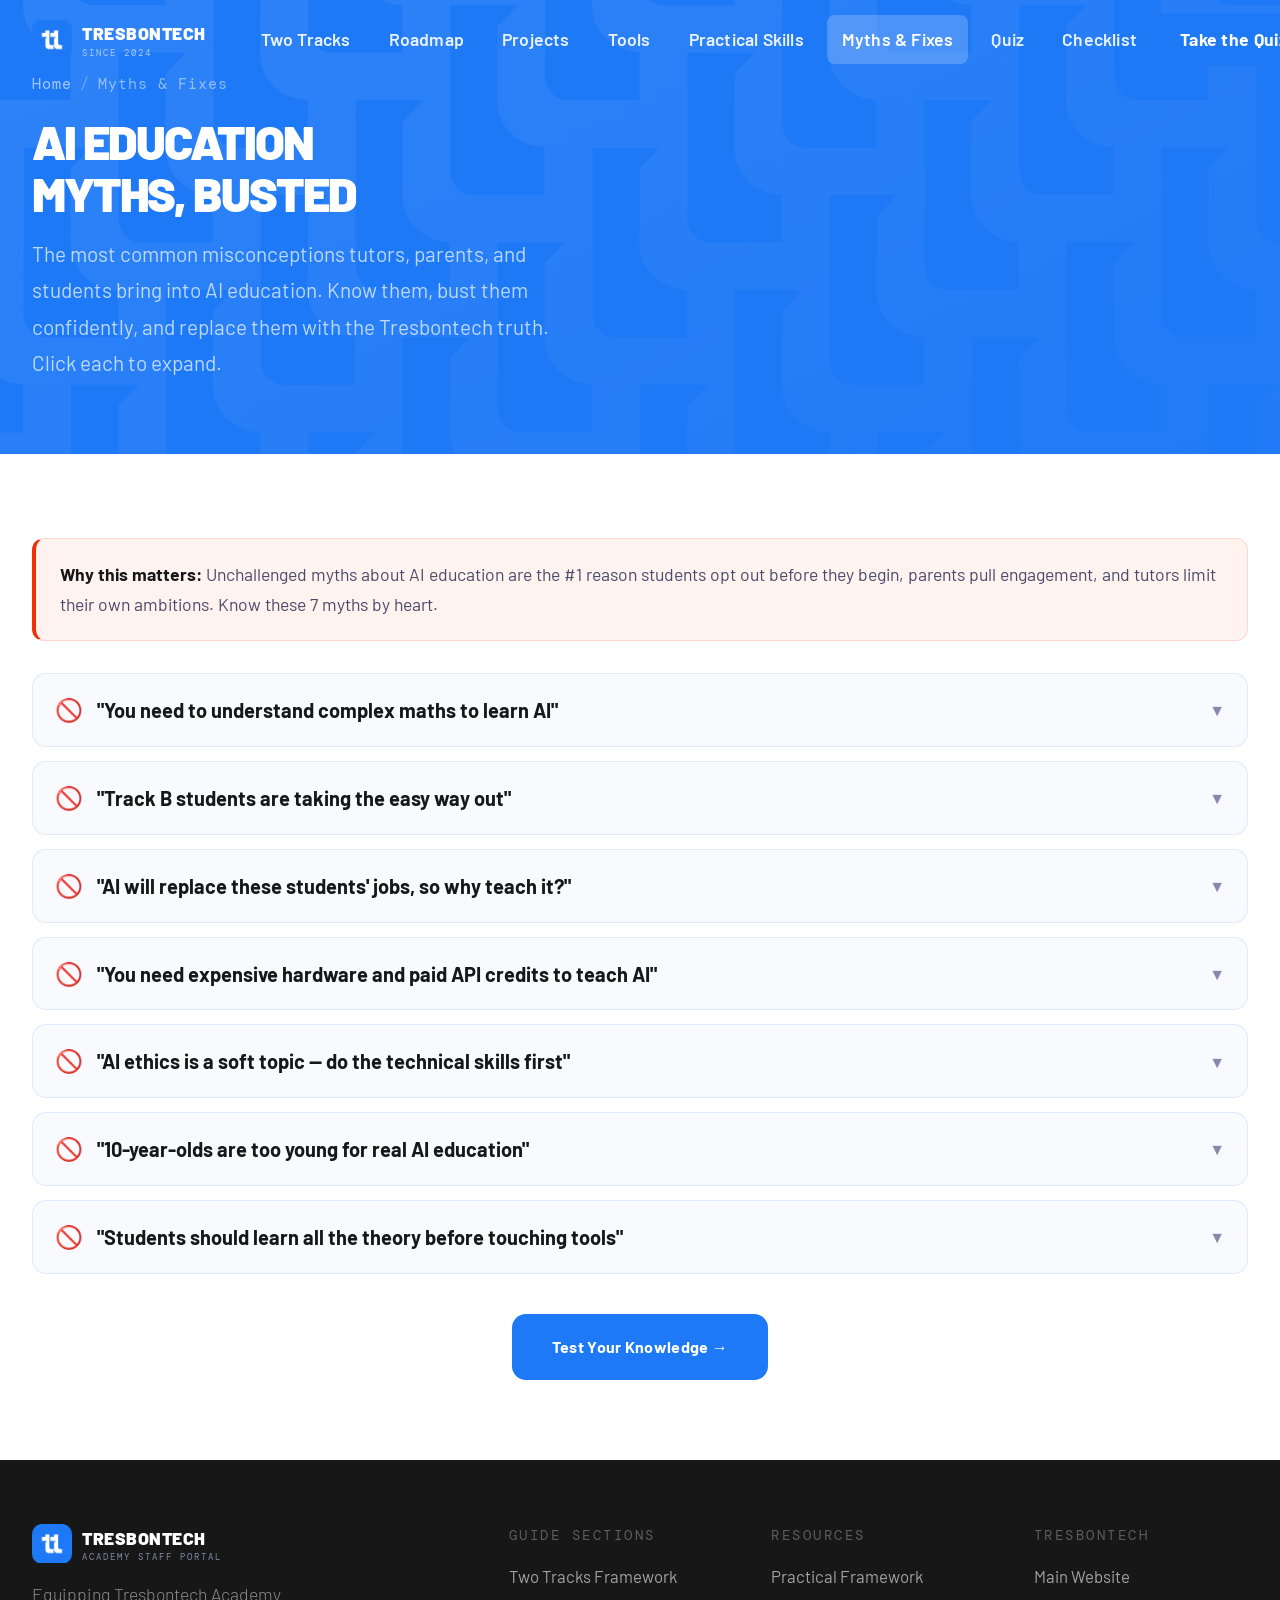
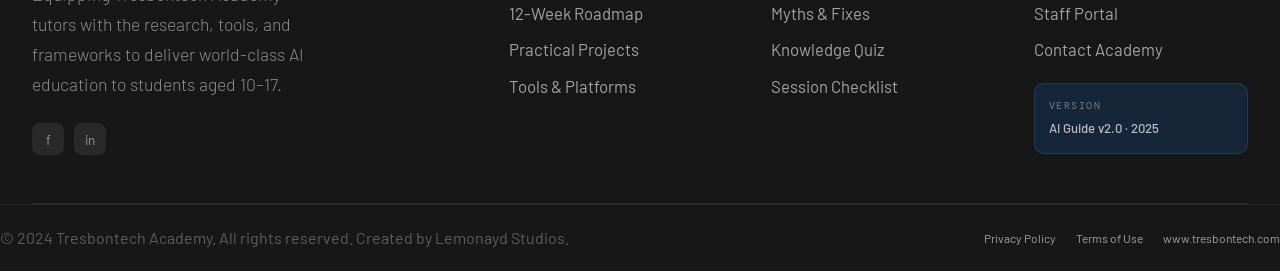
<file: pages/myths.html>
<!DOCTYPE html>
<html lang="en">
<head>
<meta charset="UTF-8"><meta name="viewport" content="width=device-width, initial-scale=1.0">
<title>Myths & Fixes — Tresbontech Academy</title>
<link href="https://fonts.googleapis.com/css2?family=Barlow:ital,wght@0,300;0,400;0,500;0,600;0,700;0,800;0,900;1,300&family=DM+Mono:wght@400;500&display=swap" rel="stylesheet">
<link rel="stylesheet" href="../css/brand.css"><link rel="stylesheet" href="../css/pages.css">
<link rel="icon" type="image/png" href="../assets/Logo.png">
</head>
<body>
<div id="mobileMenu" class="mobile-menu"></div>
<header class="navbar" id="navbar"></header>
<div class="page-hero">
  <div class="page-hero-inner">
    <div class="page-hero-breadcrumb"><a href="../index.html">Home</a><span>/</span>Myths & Fixes</div>
    <h1 class="heading-xl page-hero-title">AI Education<br>Myths, Busted</h1>
    <p class="page-hero-sub">The most common misconceptions tutors, parents, and students bring into AI education. Know them, bust them confidently, and replace them with the Tresbontech truth. Click each to expand.</p>
  </div>
</div>
<section class="myths-container">
  <div class="container">
    <div class="callout callout-red" style="margin-bottom:32px">
      <strong>Why this matters:</strong> Unchallenged myths about AI education are the #1 reason students opt out before they begin, parents pull engagement, and tutors limit their own ambitions. Know these 7 myths by heart.
    </div>
    <div class="myths-list" id="mythsList"></div>
    <div style="text-align:center;margin-top:40px">
      <a href="quiz.html" class="btn btn-primary btn-lg">Test Your Knowledge →</a>
    </div>
  </div>
</section>
<footer class="site-footer" id="siteFooter"></footer>
<script src="../js/shared.js"></script>
<script>
const myths = [
  { q:'"You need to understand complex maths to learn AI"',
    myth:'AI education requires calculus, linear algebra, and statistics before you can begin.',
    truth:'Middle-school maths — proportions, averages, and basic probability — is sufficient to use, understand, and build real AI projects for the first year. The deeper maths comes eventually, but students should be using AI for months before encountering it. Starting with maths requirements is the biggest access barrier in AI education. Remove it.' },
  { q:'"Track B students are taking the easy way out"',
    myth:'No-code AI education is less rigorous or less valuable than coded AI education.',
    truth:'Prompt engineering, critical evaluation of AI outputs, AI ethics analysis, and workflow automation are genuinely high-value professional skills in 2025. Many AI Product Managers earn more than AI engineers and write zero code. Track B is not easier — it\'s differently skilled. Both tracks are rigorous. The skills just look different.' },
  { q:'"AI will replace these students\' jobs, so why teach it?"',
    myth:'Teaching kids AI is training them for a future where their skills are obsolete.',
    truth:'Every technological revolution creates more jobs than it eliminates — and the new jobs require people who understand the technology. Students who understand AI will direct it, evaluate it, fix it, and innovate with it. Students who don\'t understand it will be directed by those who do. The choice is who controls the technology.' },
  { q:'"You need expensive hardware and paid API credits to teach AI"',
    myth:'AI education requires significant budget for hardware, software, and API access.',
    truth:'Teachable Machine, ML5.js, ChatGPT (free tier), HuggingFace (free tier), Google Colab (free GPU), and Replit (free IDE) together provide a complete AI education stack at zero cost. Start with these. Paid tools only when students outgrow them — which takes months.' },
  { q:'"AI ethics is a soft topic — do the technical skills first"',
    myth:'Ethics can be saved for later, after students have learned the technical fundamentals.',
    truth:'Ethical thinking IS a technical skill in AI. A model trained on biased data produces biased outputs — that\'s a technical failure caused by an ethical oversight. Students who don\'t learn ethics alongside technical skills build dangerous systems. Ethics belongs in Week 1, not last week.' },
  { q:'"10-year-olds are too young for real AI education"',
    myth:'Meaningful AI education should only begin at 14+ when abstract thinking is developed.',
    truth:'A 10-year-old who trains an image classifier, understands it learned from examples, and can explain why it made a mistake has a more accurate mental model of ML than most adults. Concepts scale. Tools scale. The right entry point is age-appropriate, not age-limiting. Start them early.' },
  { q:'"Students should learn all the theory before touching tools"',
    myth:'Conceptual understanding must come before practical experience in AI education.',
    truth:'Research in constructivist learning (Piaget, Papert) consistently shows that hands-on experience followed by conceptual explanation produces deeper understanding than the reverse. Let them train the model. Then explain why it worked. Experience first, theory second. Always.' },
];

function renderMyths() {
  document.getElementById('mythsList').innerHTML = myths.map((m,i) => `
    <div class="myth-item" id="myth${i}">
      <div class="myth-head" onclick="document.getElementById('myth${i}').classList.toggle('open')">
        <div class="myth-icon">🚫</div>
        <div class="myth-q">${m.q}</div>
        <div class="myth-toggle">▼</div>
      </div>
      <div class="myth-body">
        <div class="myth-inner">
          <div class="myth-wrong">
            <div class="myth-wrong-label">The Myth</div>
            <p>${m.myth}</p>
          </div>
          <div class="myth-right">
            <div class="myth-right-label">The Truth</div>
            <p>${m.truth}</p>
          </div>
        </div>
      </div>
    </div>
  `).join('');
}
document.addEventListener('DOMContentLoaded', renderMyths);
</script>
</body>
</html>
</file>
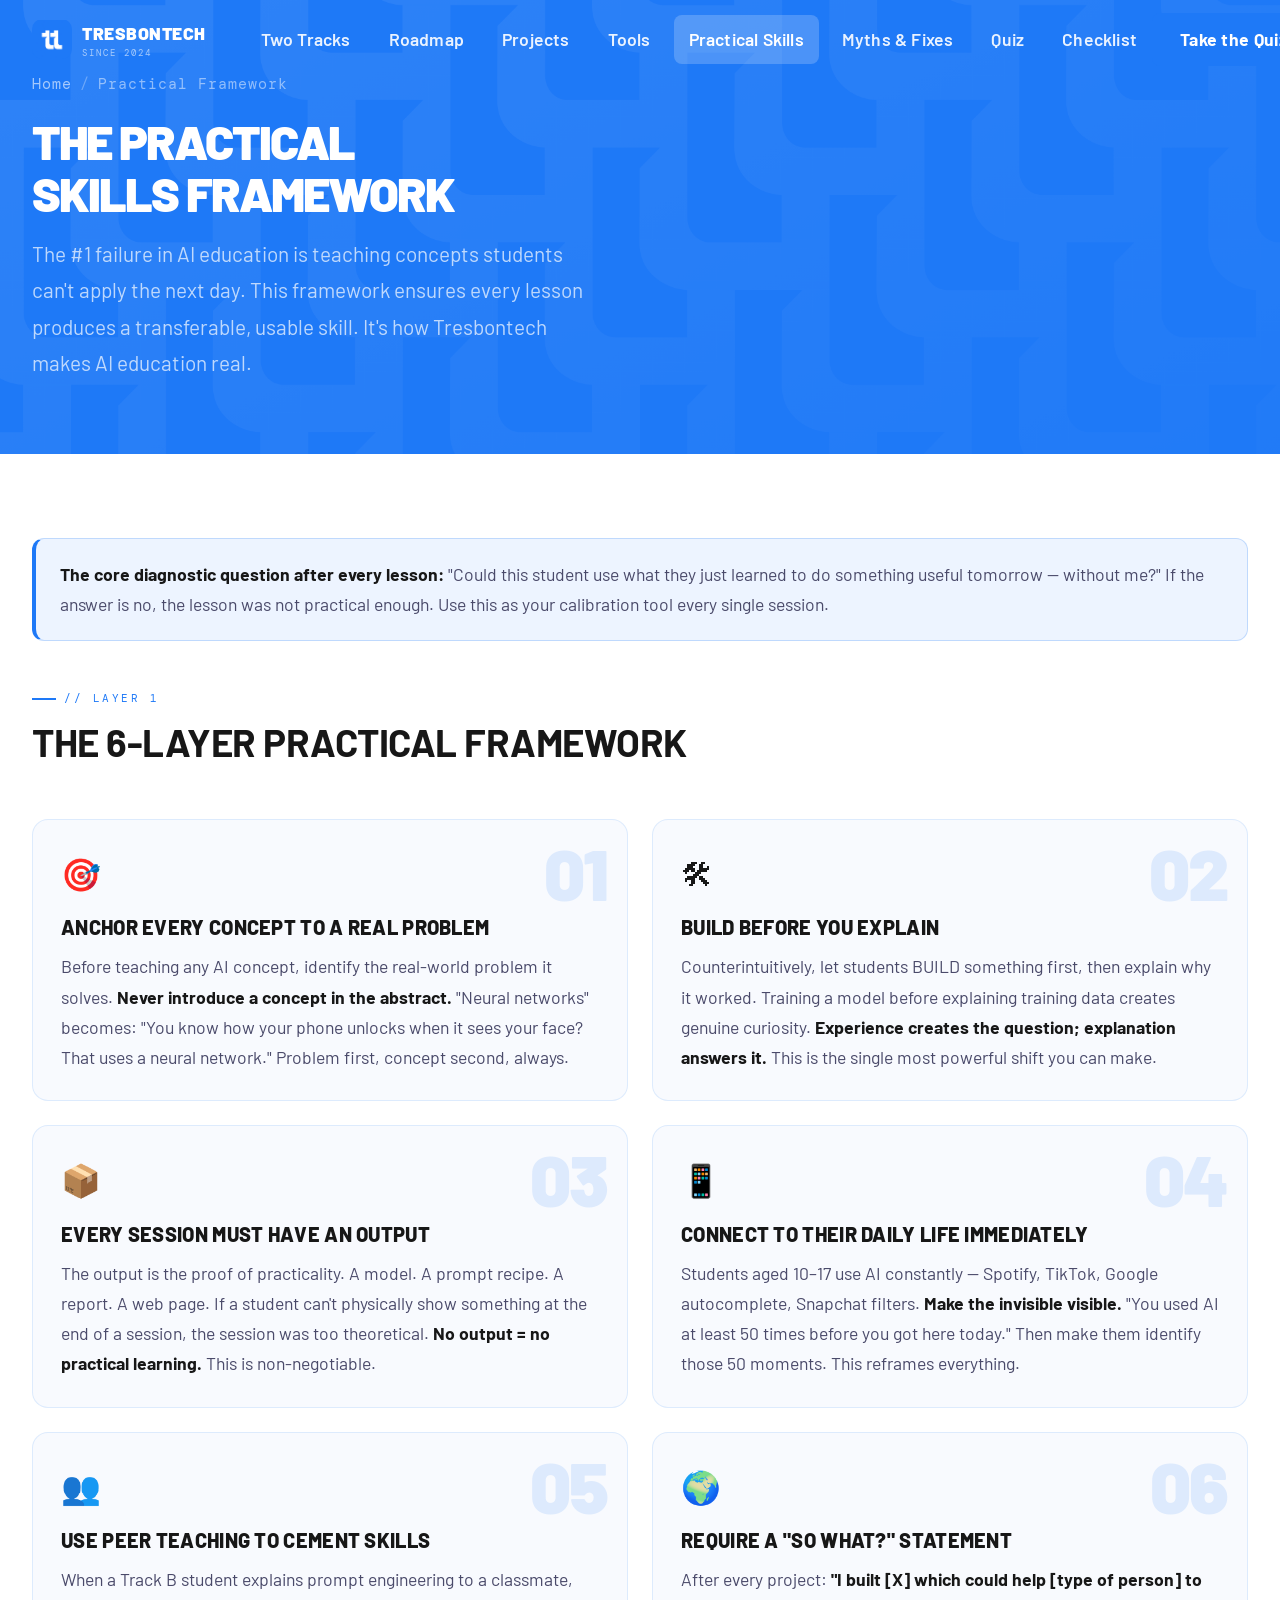
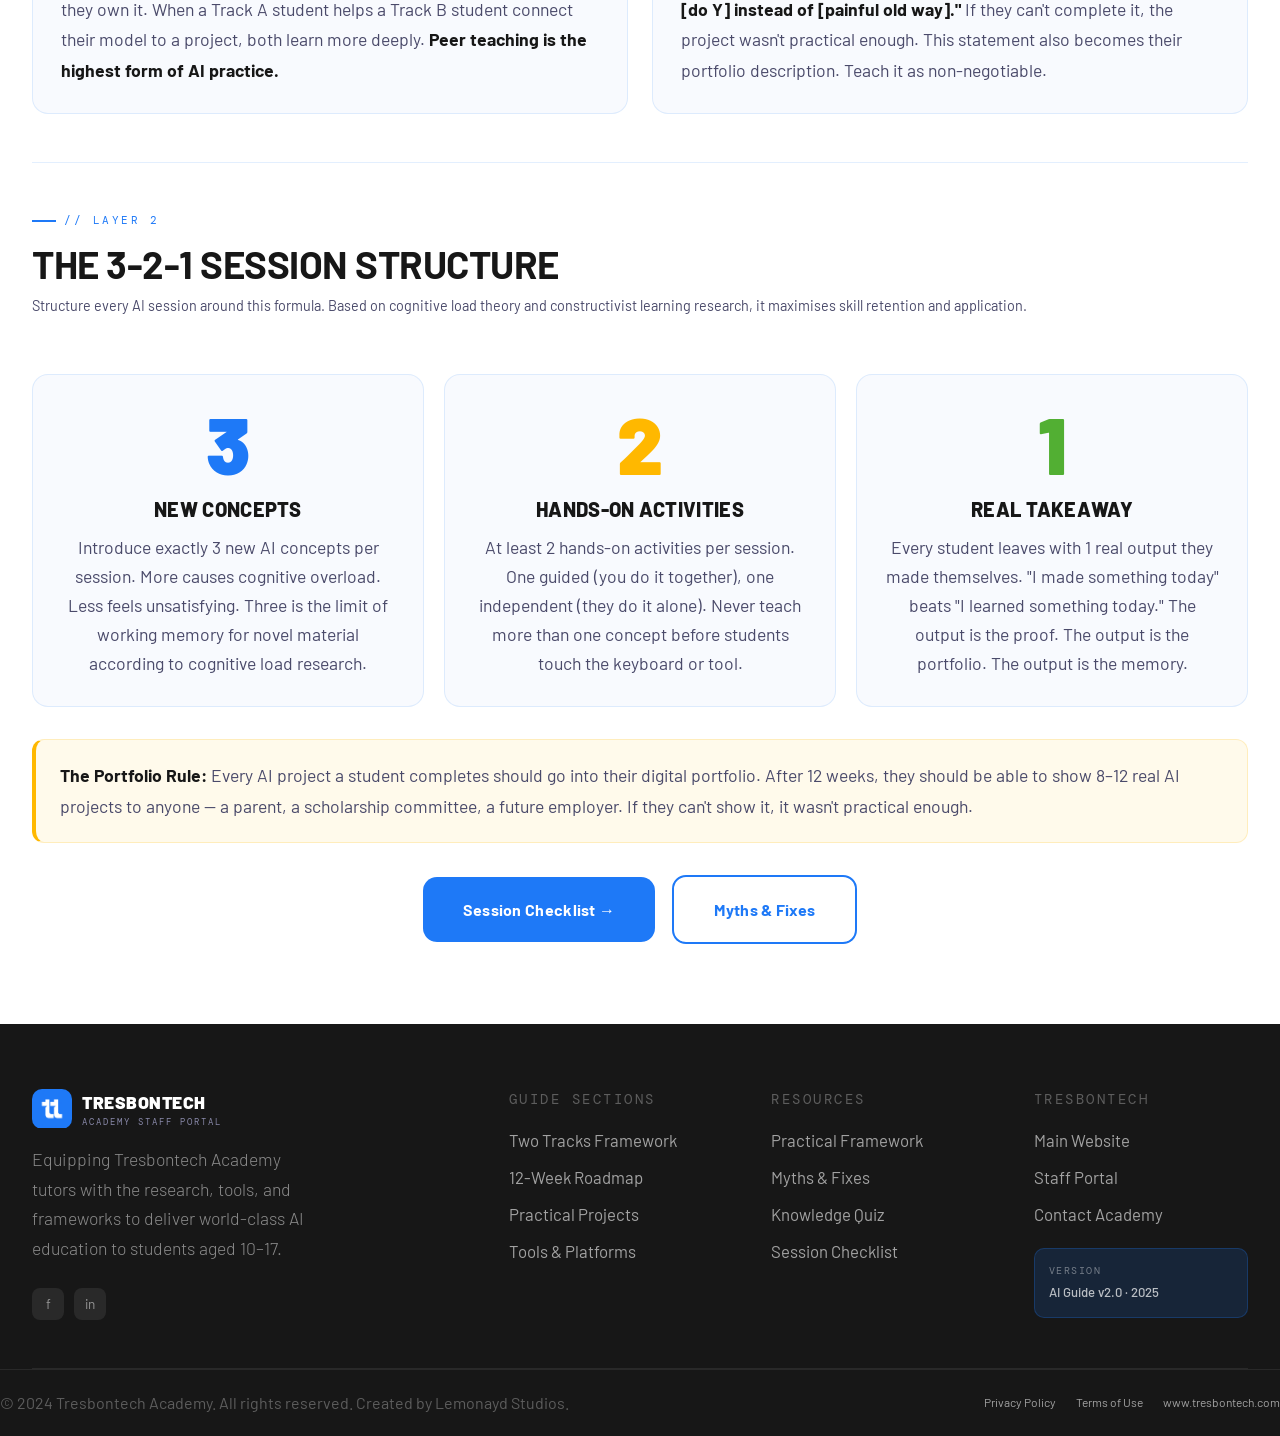
<file: pages/practical.html>
<!DOCTYPE html>
<html lang="en">
<head>
<meta charset="UTF-8"><meta name="viewport" content="width=device-width, initial-scale=1.0">
<title>Practical Skills Framework — Tresbontech Academy</title>
<link href="https://fonts.googleapis.com/css2?family=Barlow:ital,wght@0,300;0,400;0,500;0,600;0,700;0,800;0,900;1,300&family=DM+Mono:wght@400;500&display=swap" rel="stylesheet">
<link rel="stylesheet" href="../css/brand.css"><link rel="stylesheet" href="../css/pages.css">
<link rel="icon" type="image/png" href="../assets/Logo.png">
</head>
<body>
<div id="mobileMenu" class="mobile-menu"></div>
<header class="navbar" id="navbar"></header>
<div class="page-hero">
  <div class="page-hero-inner">
    <div class="page-hero-breadcrumb"><a href="../index.html">Home</a><span>/</span>Practical Framework</div>
    <h1 class="heading-xl page-hero-title">The Practical<br>Skills Framework</h1>
    <p class="page-hero-sub">The #1 failure in AI education is teaching concepts students can't apply the next day. This framework ensures every lesson produces a transferable, usable skill. It's how Tresbontech makes AI education real.</p>
  </div>
</div>
<section class="practical-container">
  <div class="container">
    <div class="callout callout-blue" style="margin-bottom:40px">
      <strong>The core diagnostic question after every lesson:</strong> "Could this student use what they just learned to do something useful tomorrow — without me?" If the answer is no, the lesson was not practical enough. Use this as your calibration tool every single session.
    </div>
    <div class="section-header">
      <div class="section-eyebrow">// Layer 1</div>
      <h2 class="heading-md" style="text-transform:uppercase;margin-bottom:8px">The 6-Layer Practical Framework</h2>
    </div>
    <div class="pf-full-grid">
      <div class="pf-full-card"><div class="pfc-num">01</div><div class="pfc-icon">🎯</div><div class="pfc-title-pf">Anchor Every Concept to a Real Problem</div><div class="pfc-body-pf">Before teaching any AI concept, identify the real-world problem it solves. <strong>Never introduce a concept in the abstract.</strong> "Neural networks" becomes: "You know how your phone unlocks when it sees your face? That uses a neural network." Problem first, concept second, always.</div></div>
      <div class="pf-full-card"><div class="pfc-num">02</div><div class="pfc-icon">🛠</div><div class="pfc-title-pf">Build Before You Explain</div><div class="pfc-body-pf">Counterintuitively, let students BUILD something first, then explain why it worked. Training a model before explaining training data creates genuine curiosity. <strong>Experience creates the question; explanation answers it.</strong> This is the single most powerful shift you can make.</div></div>
      <div class="pf-full-card"><div class="pfc-num">03</div><div class="pfc-icon">📦</div><div class="pfc-title-pf">Every Session Must Have an Output</div><div class="pfc-body-pf">The output is the proof of practicality. A model. A prompt recipe. A report. A web page. If a student can't physically show something at the end of a session, the session was too theoretical. <strong>No output = no practical learning.</strong> This is non-negotiable.</div></div>
      <div class="pf-full-card"><div class="pfc-num">04</div><div class="pfc-icon">📱</div><div class="pfc-title-pf">Connect to Their Daily Life Immediately</div><div class="pfc-body-pf">Students aged 10–17 use AI constantly — Spotify, TikTok, Google autocomplete, Snapchat filters. <strong>Make the invisible visible.</strong> "You used AI at least 50 times before you got here today." Then make them identify those 50 moments. This reframes everything.</div></div>
      <div class="pf-full-card"><div class="pfc-num">05</div><div class="pfc-icon">👥</div><div class="pfc-title-pf">Use Peer Teaching to Cement Skills</div><div class="pfc-body-pf">When a Track B student explains prompt engineering to a classmate, they own it. When a Track A student helps a Track B student connect their model to a project, both learn more deeply. <strong>Peer teaching is the highest form of AI practice.</strong></div></div>
      <div class="pf-full-card"><div class="pfc-num">06</div><div class="pfc-icon">🌍</div><div class="pfc-title-pf">Require a "So What?" Statement</div><div class="pfc-body-pf">After every project: <strong>"I built [X] which could help [type of person] to [do Y] instead of [painful old way]."</strong> If they can't complete it, the project wasn't practical enough. This statement also becomes their portfolio description. Teach it as non-negotiable.</div></div>
    </div>

    <div class="divider"></div>
    <div class="section-header">
      <div class="section-eyebrow">// Layer 2</div>
      <h2 class="heading-md" style="text-transform:uppercase;margin-bottom:8px">The 3-2-1 Session Structure</h2>
      <p style="color:var(--text-mid);font-size:0.9rem;line-height:1.75">Structure every AI session around this formula. Based on cognitive load theory and constructivist learning research, it maximises skill retention and application.</p>
    </div>
    <div class="session-321">
      <div class="s321-card">
        <div class="s321-num">3</div>
        <div class="s321-title">New Concepts</div>
        <p class="s321-body">Introduce exactly 3 new AI concepts per session. More causes cognitive overload. Less feels unsatisfying. Three is the limit of working memory for novel material according to cognitive load research.</p>
      </div>
      <div class="s321-card">
        <div class="s321-num">2</div>
        <div class="s321-title">Hands-On Activities</div>
        <p class="s321-body">At least 2 hands-on activities per session. One guided (you do it together), one independent (they do it alone). Never teach more than one concept before students touch the keyboard or tool.</p>
      </div>
      <div class="s321-card">
        <div class="s321-num">1</div>
        <div class="s321-title">Real Takeaway</div>
        <p class="s321-body">Every student leaves with 1 real output they made themselves. "I made something today" beats "I learned something today." The output is the proof. The output is the portfolio. The output is the memory.</p>
      </div>
    </div>

    <div class="callout callout-yellow">
      <strong>The Portfolio Rule:</strong> Every AI project a student completes should go into their digital portfolio. After 12 weeks, they should be able to show 8–12 real AI projects to anyone — a parent, a scholarship committee, a future employer. If they can't show it, it wasn't practical enough.
    </div>
    <div style="text-align:center;margin-top:32px">
      <a href="checklist.html" class="btn btn-primary btn-lg" style="margin-right:14px">Session Checklist →</a>
      <a href="myths.html" class="btn btn-outline btn-lg">Myths & Fixes</a>
    </div>
  </div>
</section>
<footer class="site-footer" id="siteFooter"></footer>
<script src="../js/shared.js"></script>
</body>
</html>
</file>
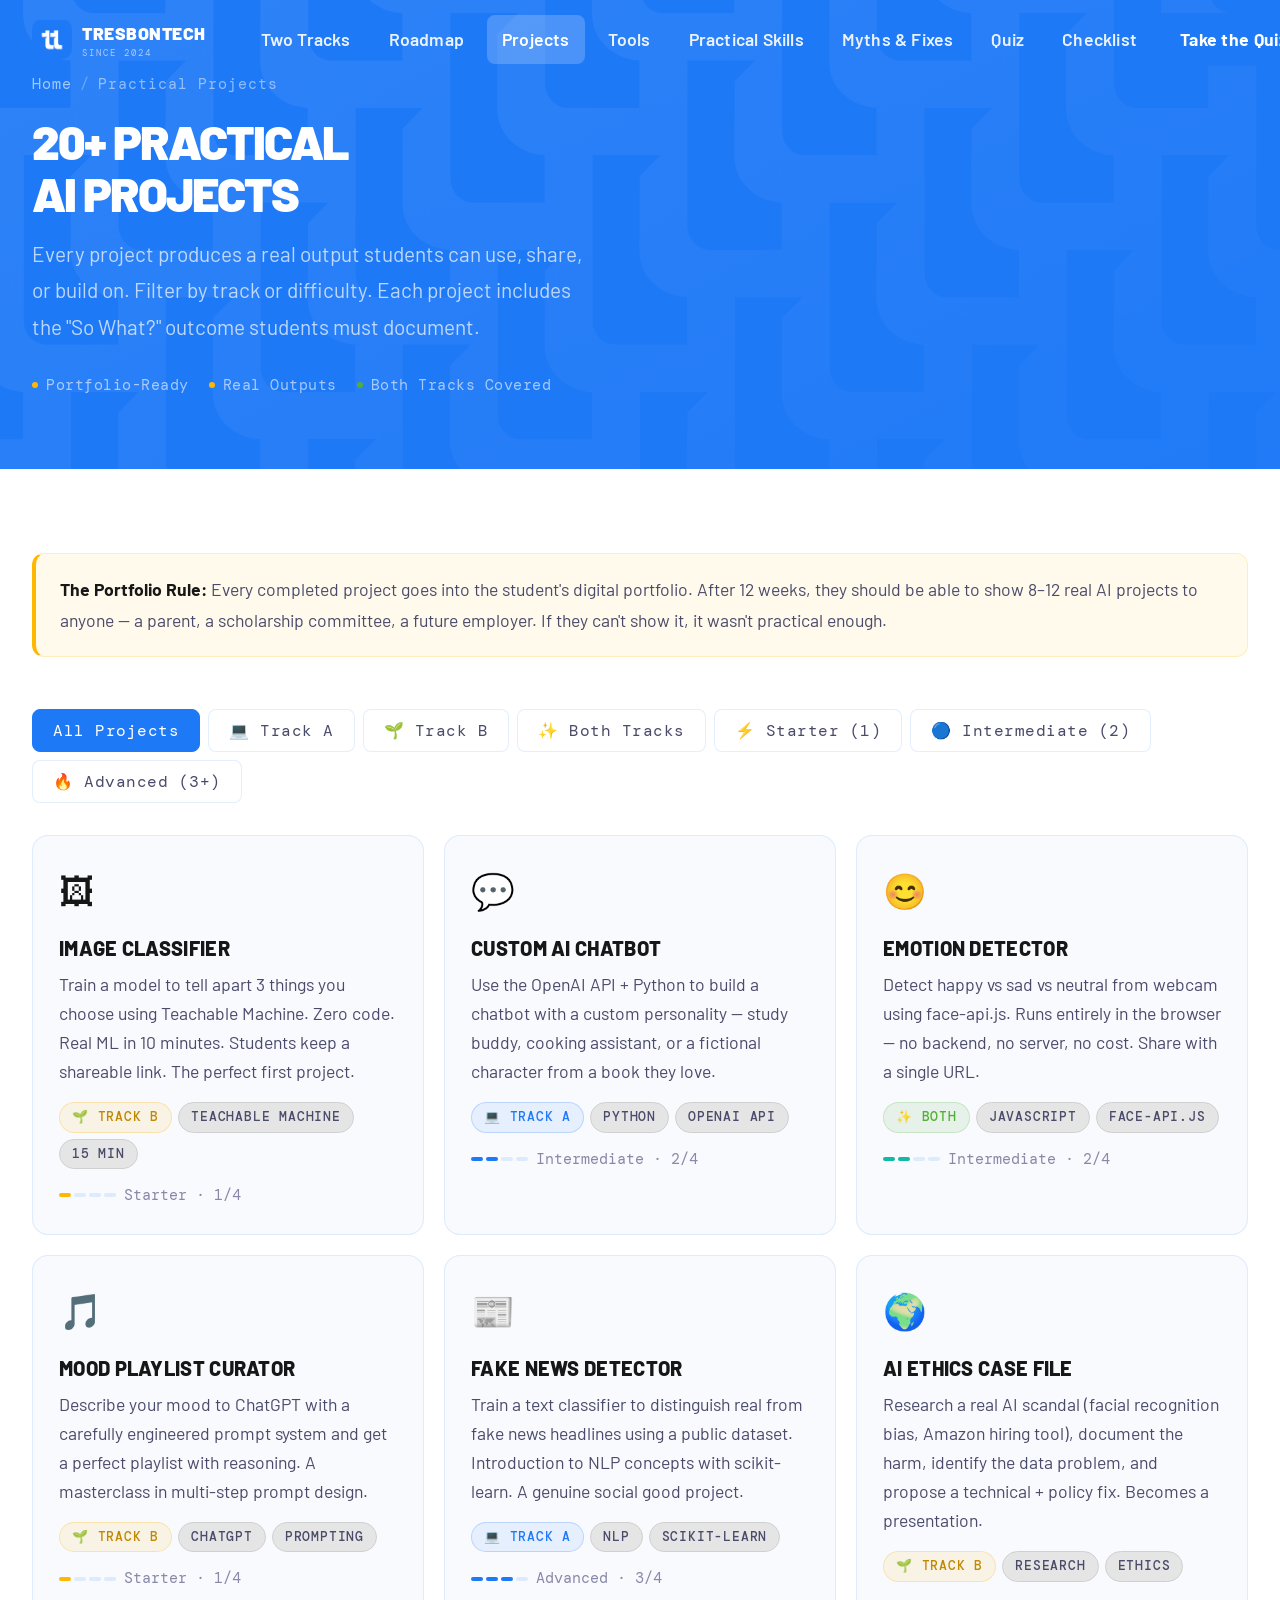
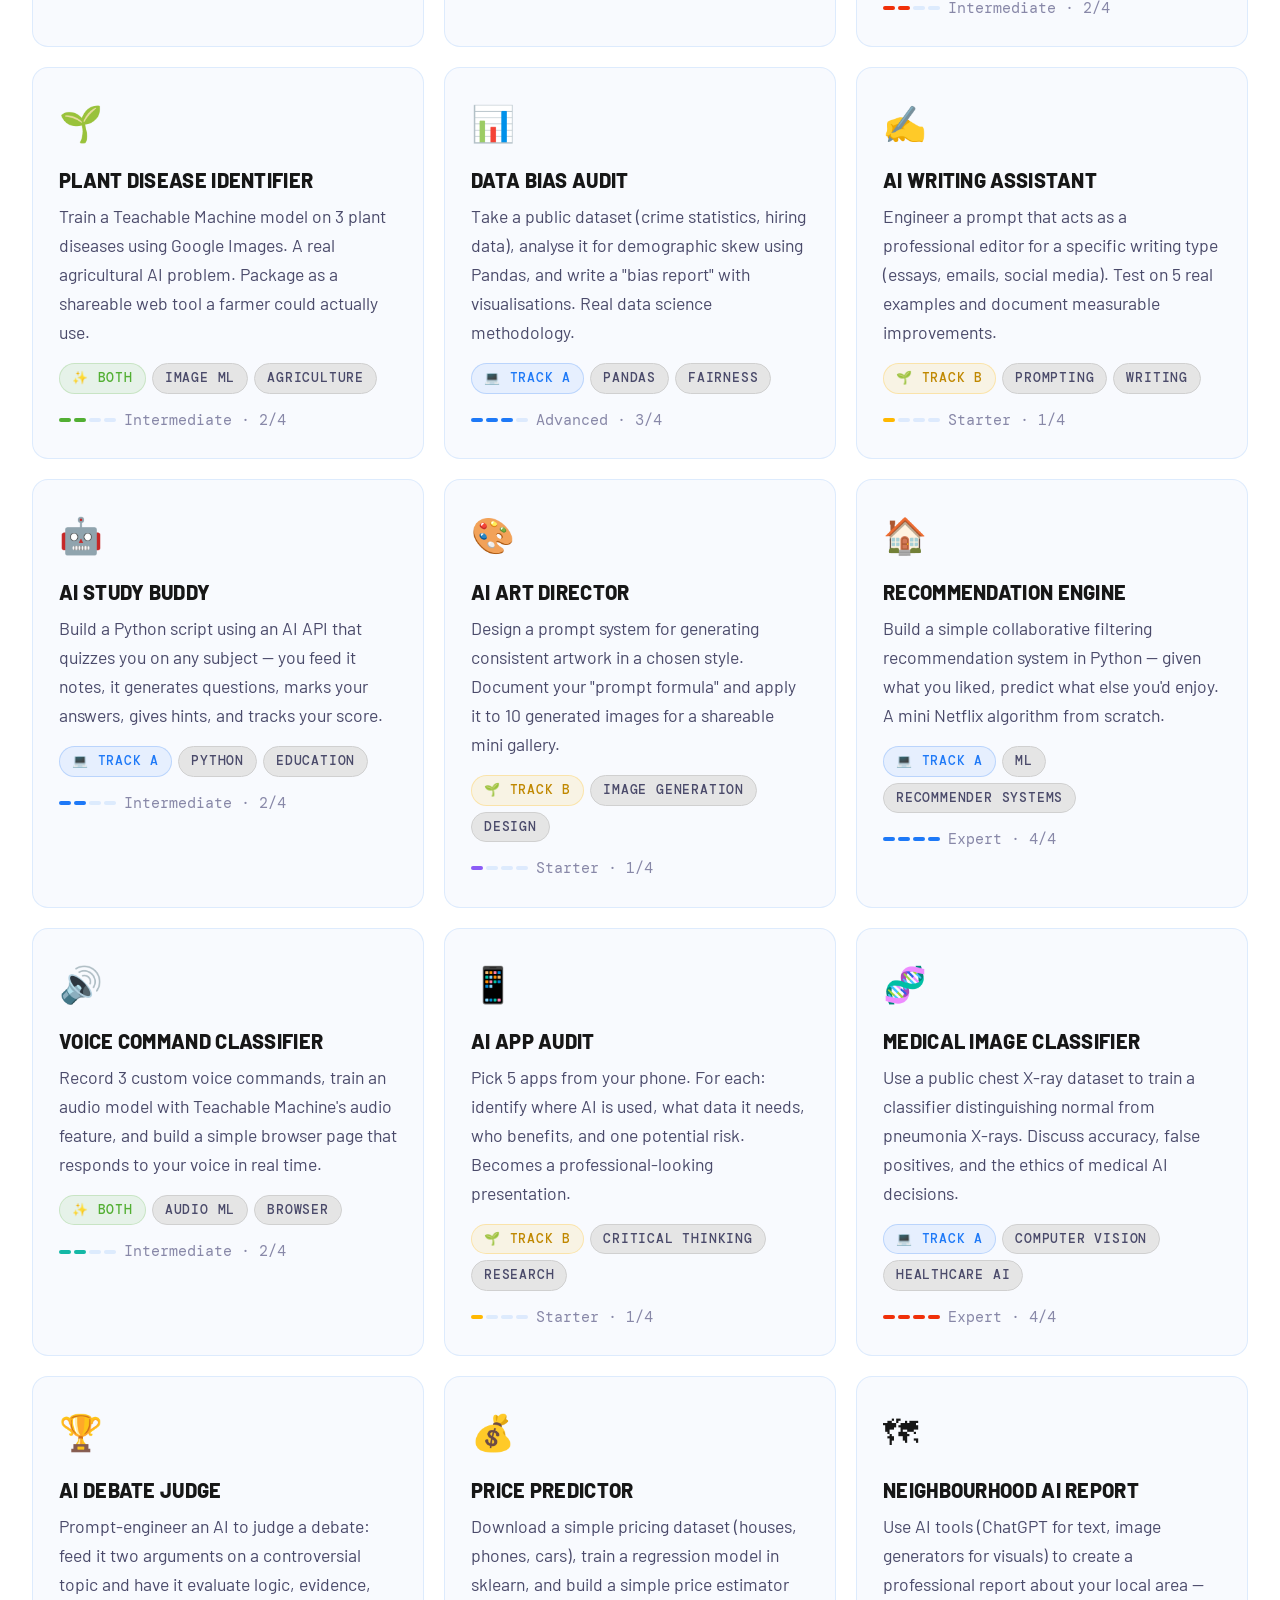
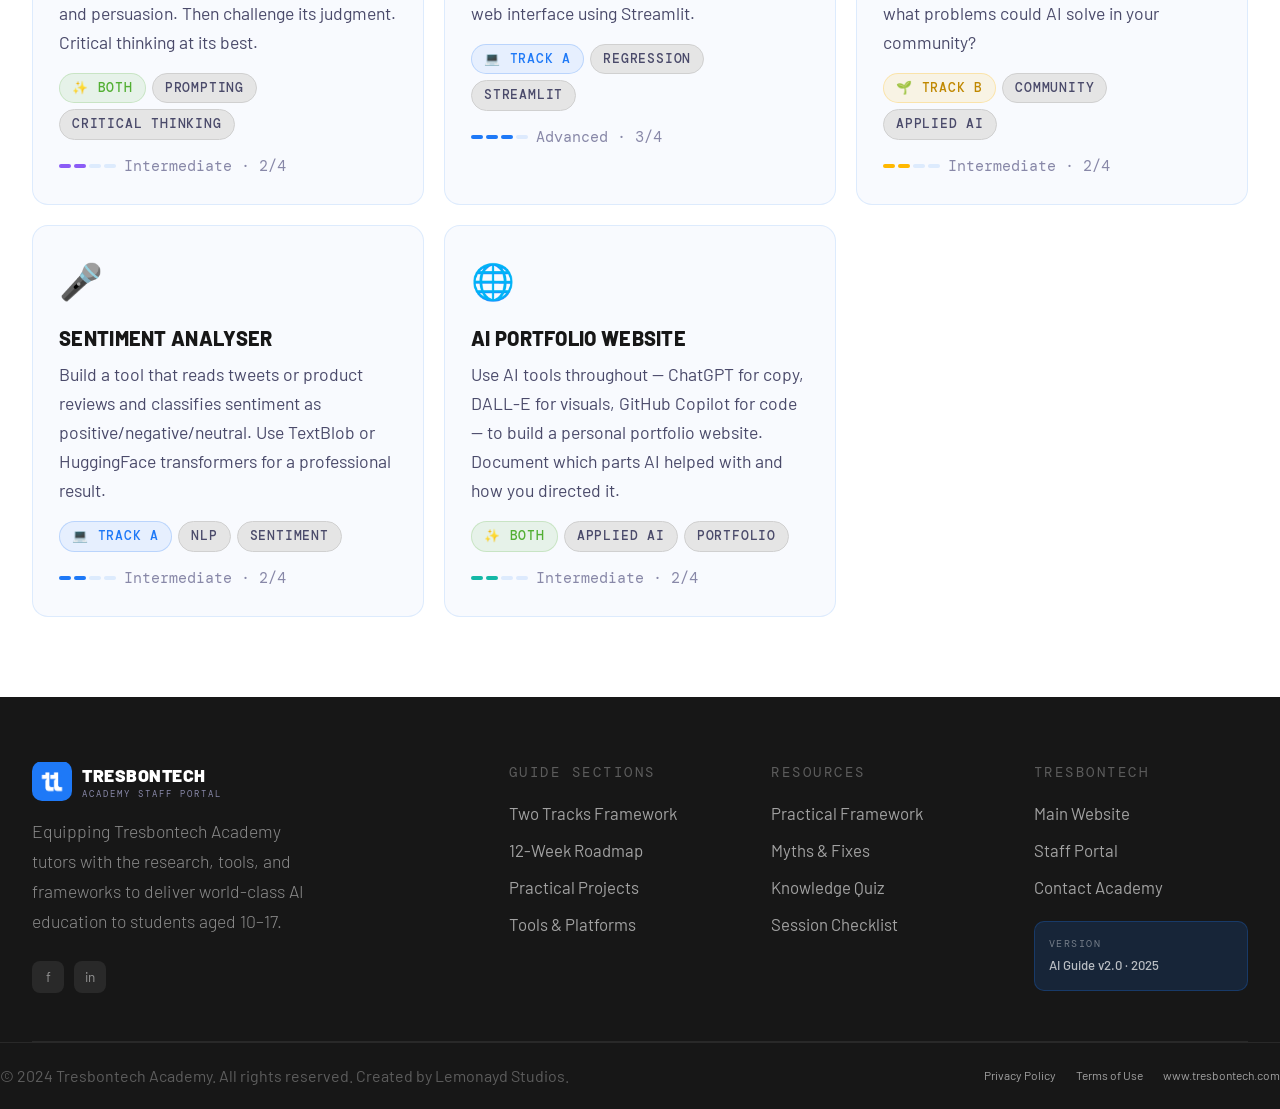
<file: pages/projects.html>
<!DOCTYPE html>
<html lang="en">
<head>
<meta charset="UTF-8">
<meta name="viewport" content="width=device-width, initial-scale=1.0">
<title>Practical AI Projects — Tresbontech Academy</title>
<link href="https://fonts.googleapis.com/css2?family=Barlow:ital,wght@0,300;0,400;0,500;0,600;0,700;0,800;0,900;1,300&family=DM+Mono:wght@400;500&display=swap" rel="stylesheet">
<link rel="stylesheet" href="../css/brand.css">
<link rel="stylesheet" href="../css/pages.css">
<link rel="icon" type="image/png" href="../assets/Logo.png">
</head>
<body>
<div id="mobileMenu" class="mobile-menu"></div>
<header class="navbar" id="navbar"></header>

<div class="page-hero">
  <div class="page-hero-inner">
    <div class="page-hero-breadcrumb"><a href="../index.html">Home</a><span>/</span>Practical Projects</div>
    <h1 class="heading-xl page-hero-title">20+ Practical<br>AI Projects</h1>
    <p class="page-hero-sub">Every project produces a real output students can use, share, or build on. Filter by track or difficulty. Each project includes the "So What?" outcome students must document.</p>
    <div class="page-hero-meta">
      <div class="phm-item"><span class="phm-dot"></span>Portfolio-Ready</div>
      <div class="phm-item"><span class="phm-dot" style="background:#FFB800"></span>Real Outputs</div>
      <div class="phm-item"><span class="phm-dot" style="background:#52AF33"></span>Both Tracks Covered</div>
    </div>
  </div>
</div>

<section class="projects-container">
  <div class="container">
    <div class="callout callout-yellow">
      <strong>The Portfolio Rule:</strong> Every completed project goes into the student's digital portfolio. After 12 weeks, they should be able to show 8–12 real AI projects to anyone — a parent, a scholarship committee, a future employer. If they can't show it, it wasn't practical enough.
    </div>
    <div style="height:28px"></div>
    <div class="projects-filter">
      <button class="pf-btn active" onclick="filterProj('all',this)">All Projects</button>
      <button class="pf-btn" onclick="filterProj('code',this)">💻 Track A</button>
      <button class="pf-btn" onclick="filterProj('nocode',this)">🌱 Track B</button>
      <button class="pf-btn" onclick="filterProj('both',this)">✨ Both Tracks</button>
      <button class="pf-btn" onclick="filterProj('1',this)">⚡ Starter (1)</button>
      <button class="pf-btn" onclick="filterProj('2',this)">🔵 Intermediate (2)</button>
      <button class="pf-btn" onclick="filterProj('3',this)">🔥 Advanced (3+)</button>
    </div>
    <div class="projects-full-grid" id="projectsGrid"></div>
  </div>
</section>

<footer class="site-footer" id="siteFooter"></footer>
<script src="../js/shared.js"></script>
<script>
const projects = [
  { emoji:'🖼', title:'Image Classifier', desc:'Train a model to tell apart 3 things you choose using Teachable Machine. Zero code. Real ML in 10 minutes. Students keep a shareable link. The perfect first project.', track:'nocode', diff:1, color:'#FFB800', tags:['Track B','Teachable Machine','15 min'] },
  { emoji:'💬', title:'Custom AI Chatbot', desc:'Use the OpenAI API + Python to build a chatbot with a custom personality — study buddy, cooking assistant, or a fictional character from a book they love.', track:'code', diff:2, color:'#1E79F7', tags:['Track A','Python','OpenAI API'] },
  { emoji:'😊', title:'Emotion Detector', desc:'Detect happy vs sad vs neutral from webcam using face-api.js. Runs entirely in the browser — no backend, no server, no cost. Share with a single URL.', track:'both', diff:2, color:'#14B8A6', tags:['Both Tracks','JavaScript','face-api.js'] },
  { emoji:'🎵', title:'Mood Playlist Curator', desc:'Describe your mood to ChatGPT with a carefully engineered prompt system and get a perfect playlist with reasoning. A masterclass in multi-step prompt design.', track:'nocode', diff:1, color:'#FFB800', tags:['Track B','ChatGPT','Prompting'] },
  { emoji:'📰', title:'Fake News Detector', desc:'Train a text classifier to distinguish real from fake news headlines using a public dataset. Introduction to NLP concepts with scikit-learn. A genuine social good project.', track:'code', diff:3, color:'#1E79F7', tags:['Track A','NLP','scikit-learn'] },
  { emoji:'🌍', title:'AI Ethics Case File', desc:'Research a real AI scandal (facial recognition bias, Amazon hiring tool), document the harm, identify the data problem, and propose a technical + policy fix. Becomes a presentation.', track:'nocode', diff:2, color:'#F03009', tags:['Track B','Research','Ethics'] },
  { emoji:'🌱', title:'Plant Disease Identifier', desc:'Train a Teachable Machine model on 3 plant diseases using Google Images. A real agricultural AI problem. Package as a shareable web tool a farmer could actually use.', track:'both', diff:2, color:'#52AF33', tags:['Both Tracks','Image ML','Agriculture'] },
  { emoji:'📊', title:'Data Bias Audit', desc:'Take a public dataset (crime statistics, hiring data), analyse it for demographic skew using Pandas, and write a "bias report" with visualisations. Real data science methodology.', track:'code', diff:3, color:'#1E79F7', tags:['Track A','Pandas','Fairness'] },
  { emoji:'✍️', title:'AI Writing Assistant', desc:'Engineer a prompt that acts as a professional editor for a specific writing type (essays, emails, social media). Test on 5 real examples and document measurable improvements.', track:'nocode', diff:1, color:'#FFB800', tags:['Track B','Prompting','Writing'] },
  { emoji:'🤖', title:'AI Study Buddy', desc:'Build a Python script using an AI API that quizzes you on any subject — you feed it notes, it generates questions, marks your answers, gives hints, and tracks your score.', track:'code', diff:2, color:'#1E79F7', tags:['Track A','Python','Education'] },
  { emoji:'🎨', title:'AI Art Director', desc:'Design a prompt system for generating consistent artwork in a chosen style. Document your "prompt formula" and apply it to 10 generated images for a shareable mini gallery.', track:'nocode', diff:1, color:'#8B5CF6', tags:['Track B','Image Generation','Design'] },
  { emoji:'🏠', title:'Recommendation Engine', desc:'Build a simple collaborative filtering recommendation system in Python — given what you liked, predict what else you\'d enjoy. A mini Netflix algorithm from scratch.', track:'code', diff:4, color:'#1E79F7', tags:['Track A','ML','Recommender Systems'] },
  { emoji:'🔊', title:'Voice Command Classifier', desc:'Record 3 custom voice commands, train an audio model with Teachable Machine\'s audio feature, and build a simple browser page that responds to your voice in real time.', track:'both', diff:2, color:'#14B8A6', tags:['Both Tracks','Audio ML','Browser'] },
  { emoji:'📱', title:'AI App Audit', desc:'Pick 5 apps from your phone. For each: identify where AI is used, what data it needs, who benefits, and one potential risk. Becomes a professional-looking presentation.', track:'nocode', diff:1, color:'#FFB800', tags:['Track B','Critical Thinking','Research'] },
  { emoji:'🧬', title:'Medical Image Classifier', desc:'Use a public chest X-ray dataset to train a classifier distinguishing normal from pneumonia X-rays. Discuss accuracy, false positives, and the ethics of medical AI decisions.', track:'code', diff:4, color:'#F03009', tags:['Track A','Computer Vision','Healthcare AI'] },
  { emoji:'🏆', title:'AI Debate Judge', desc:'Prompt-engineer an AI to judge a debate: feed it two arguments on a controversial topic and have it evaluate logic, evidence, and persuasion. Then challenge its judgment. Critical thinking at its best.', track:'both', diff:2, color:'#8B5CF6', tags:['Both Tracks','Prompting','Critical Thinking'] },
  { emoji:'💰', title:'Price Predictor', desc:'Download a simple pricing dataset (houses, phones, cars), train a regression model in sklearn, and build a simple price estimator web interface using Streamlit.', track:'code', diff:3, color:'#1E79F7', tags:['Track A','Regression','Streamlit'] },
  { emoji:'🗺', title:'Neighbourhood AI Report', desc:'Use AI tools (ChatGPT for text, image generators for visuals) to create a professional report about your local area — what problems could AI solve in your community?', track:'nocode', diff:2, color:'#FFB800', tags:['Track B','Community','Applied AI'] },
  { emoji:'🎤', title:'Sentiment Analyser', desc:'Build a tool that reads tweets or product reviews and classifies sentiment as positive/negative/neutral. Use TextBlob or HuggingFace transformers for a professional result.', track:'code', diff:2, color:'#1E79F7', tags:['Track A','NLP','Sentiment'] },
  { emoji:'🌐', title:'AI Portfolio Website', desc:'Use AI tools throughout — ChatGPT for copy, DALL-E for visuals, GitHub Copilot for code — to build a personal portfolio website. Document which parts AI helped with and how you directed it.', track:'both', diff:2, color:'#14B8A6', tags:['Both Tracks','Applied AI','Portfolio'] },
];

function renderProjects(filter = 'all') {
  document.getElementById('projectsGrid').innerHTML = projects.map(p => {
    const trackLabel = p.track === 'code' ? '💻 Track A' : p.track === 'nocode' ? '🌱 Track B' : '✨ Both';
    const trackClass = p.track === 'code' ? 'badge-blue' : p.track === 'nocode' ? 'badge-yellow' : 'badge-green';
    const pips = [1,2,3,4].map(n => `<div class="pfc-pip${n<=p.diff?' on':''}"></div>`).join('');
    const diffLabel = p.diff === 1 ? 'Starter' : p.diff === 2 ? 'Intermediate' : p.diff === 3 ? 'Advanced' : 'Expert';
    let hidden = false;
    if (filter === 'code') hidden = p.track !== 'code';
    else if (filter === 'nocode') hidden = p.track !== 'nocode';
    else if (filter === 'both') hidden = p.track !== 'both';
    else if (filter === '1') hidden = p.diff !== 1;
    else if (filter === '2') hidden = p.diff !== 2;
    else if (filter === '3') hidden = p.diff < 3;
    return `
      <div class="pfc${hidden?' hidden':''}" style="--pc-color:${p.color}">
        <div class="pfc-emoji">${p.emoji}</div>
        <div class="pfc-title">${p.title}</div>
        <p class="pfc-desc">${p.desc}</p>
        <div class="pfc-tags">
          <span class="badge ${trackClass}">${trackLabel}</span>
          ${p.tags.slice(1).map(t=>`<span class="badge badge-gray">${t}</span>`).join('')}
        </div>
        <div class="pfc-diff">
          <div class="pfc-pips">${pips}</div>
          <span class="pfc-diff-label">${diffLabel} · ${p.diff}/4</span>
        </div>
      </div>
    `;
  }).join('');
}

function filterProj(type, btn) {
  document.querySelectorAll('.pf-btn').forEach(b => b.classList.remove('active'));
  btn.classList.add('active');
  renderProjects(type);
}

document.addEventListener('DOMContentLoaded', () => renderProjects());
</script>
</body>
</html>
</file>
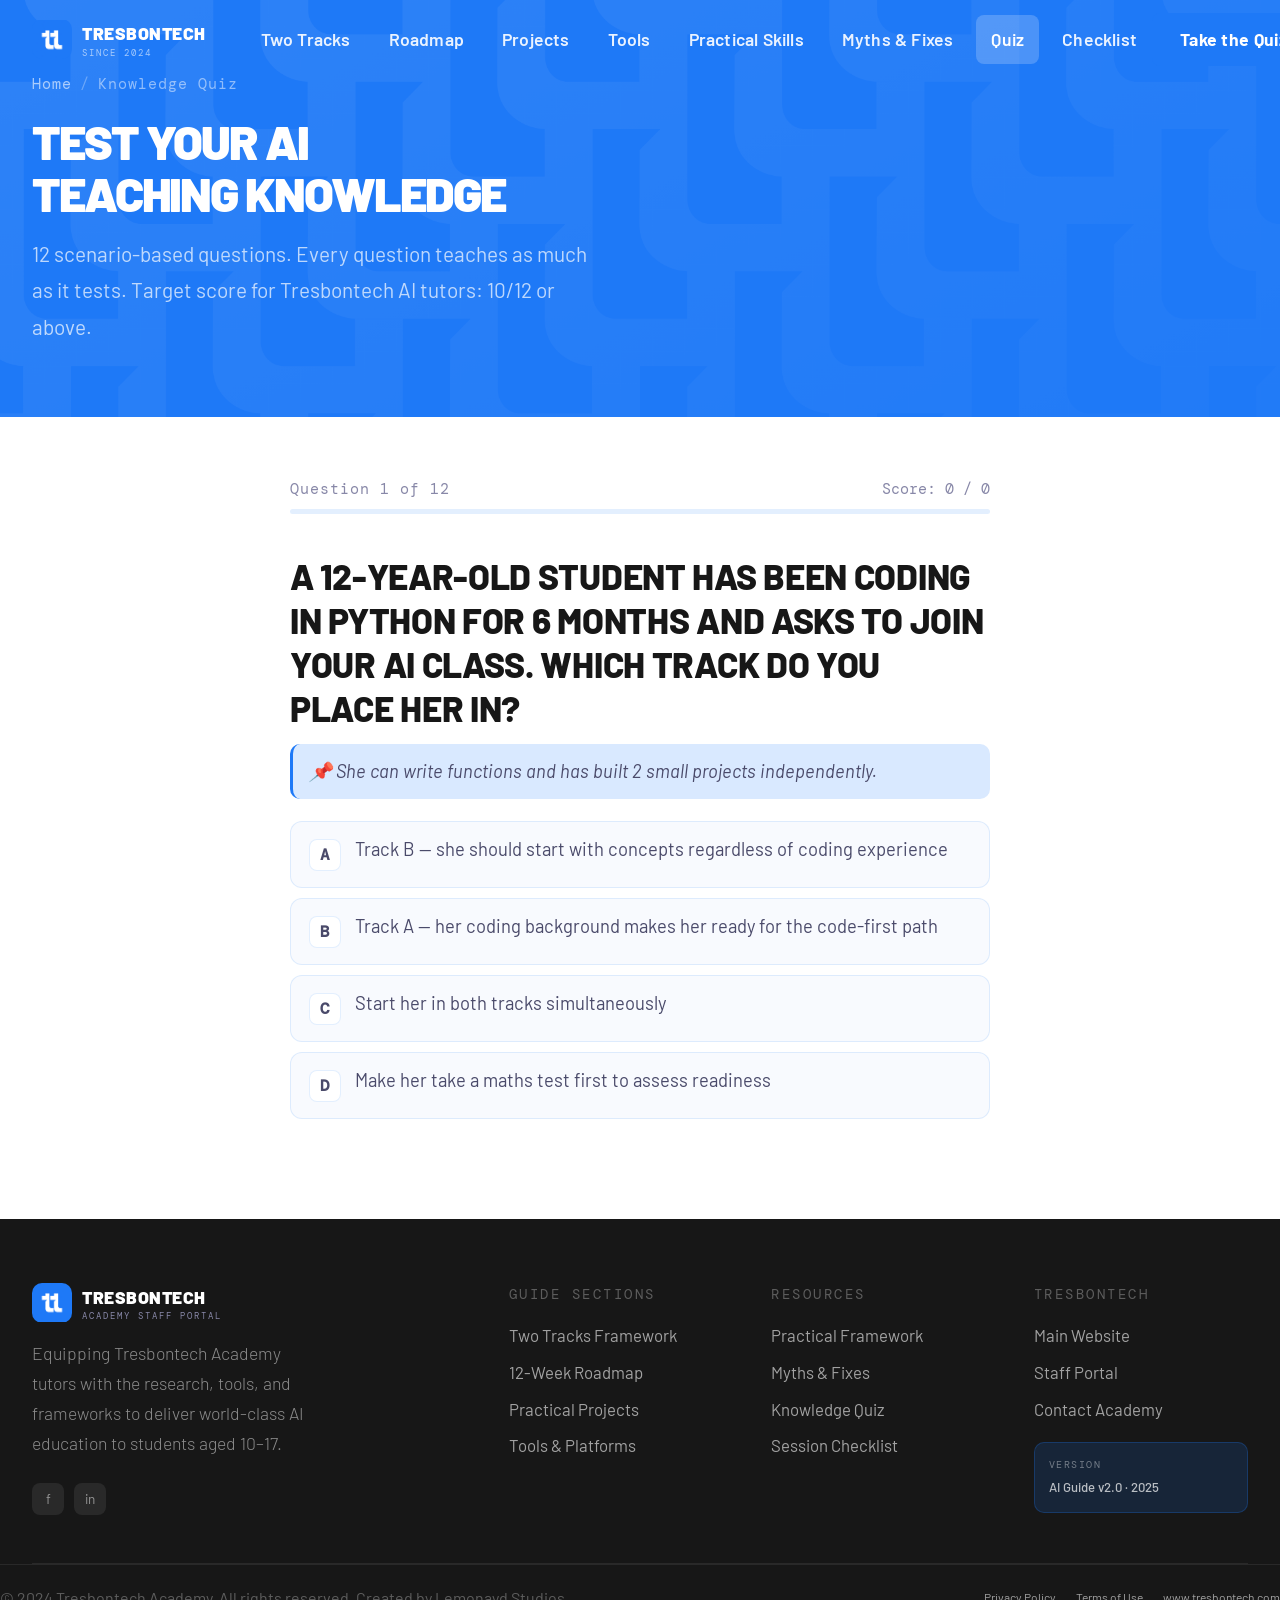
<file: pages/quiz.html>
<!DOCTYPE html>
<html lang="en">
<head>
<meta charset="UTF-8">
<meta name="viewport" content="width=device-width, initial-scale=1.0">
<title>Knowledge Quiz — Tresbontech Academy</title>
<link href="https://fonts.googleapis.com/css2?family=Barlow:ital,wght@0,300;0,400;0,500;0,600;0,700;0,800;0,900;1,300&family=DM+Mono:wght@400;500&display=swap" rel="stylesheet">
<link rel="stylesheet" href="../css/brand.css">
<link rel="stylesheet" href="../css/pages.css">
<link rel="icon" type="image/png" href="../assets/Logo.png">
</head>
<body>
<div id="mobileMenu" class="mobile-menu"></div>
<header class="navbar" id="navbar"></header>
<div class="page-hero">
  <div class="page-hero-inner">
    <div class="page-hero-breadcrumb"><a href="../index.html">Home</a><span>/</span>Knowledge Quiz</div>
    <h1 class="heading-xl page-hero-title">Test Your AI<br>Teaching Knowledge</h1>
    <p class="page-hero-sub">12 scenario-based questions. Every question teaches as much as it tests. Target score for Tresbontech AI tutors: 10/12 or above.</p>
  </div>
</div>
<section class="quiz-container">
  <div class="container">
    <div class="quiz-wrap" id="quizWrap"></div>
  </div>
</section>
<footer class="site-footer" id="siteFooter"></footer>
<script src="../js/shared.js"></script>
<script>
const quizData = [
  { q:'A 12-year-old student has been coding in Python for 6 months and asks to join your AI class. Which track do you place her in?', sc:'She can write functions and has built 2 small projects independently.',
    opts:['Track B — she should start with concepts regardless of coding experience','Track A — her coding background makes her ready for the code-first path','Start her in both tracks simultaneously','Make her take a maths test first to assess readiness'],
    ans:1, exp:'Track A is for students who can already write code independently. 6 months of Python + project experience is exactly the entry point. Starting her in Track B would be a demotivating underestimation of her skills and a missed opportunity.' },
  { q:'A student trains a Teachable Machine image classifier and asks: "But how does it actually know it\'s a cat?" What is the ideal Tresbontech response?',sc:'',
    opts:['Tell them the full technical explanation of convolutional neural networks immediately','Say "great question — we\'ll get to that later" and move on','Ask: "What do YOU think it\'s doing? Let\'s train it on confusing examples and see what breaks"','Tell them it\'s too complex to explain right now'],
    ans:2, exp:'The Socratic approach turns curiosity into a learning experience. Breaking the model deliberately (showing it confusing examples) makes learning experiential and naturally leads to discussing training data quality and feature extraction.' },
  { q:'It\'s Week 1. A Track B student says "AI is basically magic — it just figures everything out by itself." What do you say?',sc:'',
    opts:['Agree — AI is impressive and the details don\'t matter for beginners','Correct them immediately with a technical definition of machine learning','Ask: "What if I told you AI is actually more like a very fast student who needs lots of examples? Let\'s test that idea right now."','Explain that AI uses complex maths to process information'],
    ans:2, exp:'The metaphor of AI as a student who learns from examples is accurate and accessible. Following it immediately with hands-on experience makes the concept concrete and testable rather than abstract.' },
  { q:'A Track A student\'s AI model has 95% accuracy. They\'re proud and want to submit it. You notice the test dataset is 95% one class. What do you do?',sc:'The model may simply be predicting the majority class every time.',
    opts:['Accept it — 95% is excellent for a beginner','Challenge them: "Look at the accuracy PER class. What does that tell you?"','Tell them it\'s wrong and ask them to start over','Explain class imbalance through a lecture first, then ask them to investigate'],
    ans:1, exp:'Directing them to per-class accuracy is a perfect Socratic moment that teaches them to discover the class imbalance problem themselves. This teaches a critical technical skill (evaluation beyond accuracy) and a scientific mindset (question your results).' },
  { q:'Which tool combination is BEST for a brand new 11-year-old Track B student\'s first AI session?',sc:'',
    opts:['Google Colab + scikit-learn — professional tools from day one','Teachable Machine + brief discussion about training data — immediate wow moment','ChatGPT only — easiest possible entry point','A 30-minute lecture on what AI is, then Teachable Machine'],
    ans:1, exp:'Teachable Machine provides a real ML model training experience in under 10 minutes with zero code. Following it with a short discussion grounds the experience in real concepts. Experience first, explanation second.' },
  { q:'A parent complains that their 14-year-old "is just playing with ChatGPT" in your AI class. How do you respond?',sc:'The student has been building a sophisticated, documented prompt engineering system.',
    opts:['Apologise and promise to do more technical content','Show them job listings for "Prompt Engineer" roles, then show their child\'s documented "Prompt Recipe Book"','Tell them to trust the process without more context','Switch the student to a coding-heavy track immediately'],
    ans:1, exp:'Parents need evidence, not defensiveness. Showing real job postings validates the skill immediately. Showing the student\'s actual documented work proves it\'s rigorous, not passive. Evidence always wins this conversation.' },
  { q:'You want to teach AI ethics to 13-year-olds. Which approach is MOST effective?',sc:'',
    opts:['A 20-minute lecture with slides on the history of algorithmic bias','Show a real case where biased AI caused specific harm to someone their age, then ask: "How did this happen? Could it happen to you?"','Give them an academic reading on AI fairness to study','Start with a coding exercise on fairness metrics'],
    ans:1, exp:'Proximity to real harm creates genuine engagement with ethics. Connecting it to their age group makes it personal. "How could this happen?" activates critical thinking. Ethics teaching must be case-led, not lecture-led.' },
  { q:'What is the "3-2-1 Session Structure" for Tresbontech AI sessions?',sc:'',
    opts:['3 students per group, 2 computers, 1 tutor','3 new concepts introduced, 2 hands-on activities completed, 1 real takeaway/output per student','3 hours of content, 2 breaks, 1 assessment at the end','3 topics per week, 2 learning tracks, 1 combined curriculum'],
    ans:1, exp:'3 concepts per session (working memory limit), at least 2 hands-on activities (one guided, one independent), and 1 real output every student leaves with. Based on cognitive load theory and constructivist learning research.' },
  { q:'A Track B student finishes a project and can\'t complete: "I built X which could help Y person do Z." What does this tell you?',sc:'',
    opts:['The student is not very creative — help them with the sentence','The project lacked practical grounding — they need to redesign it with a clearer real-world use case','The sentence format is too hard for their age','Nothing — not all projects need a practical application'],
    ans:1, exp:'The "So What?" statement is a diagnostic tool for practical relevance. An unclear answer means the project needs a real use case built in. If a student can\'t articulate why their project matters, it doesn\'t matter enough yet.' },
  { q:'Which maths requirement statement is correct for Tresbontech AI education?',sc:'',
    opts:['Students need calculus before learning any AI','Middle-school maths (proportions, averages, basic probability) is sufficient to start using and understanding AI meaningfully','No maths is needed at all for AI education','Only Track A students need to understand any mathematics'],
    ans:1, exp:'Advanced maths is needed to DESIGN ML algorithms — not to USE them, understand them conceptually, or build applications. Starting with maths requirements is the biggest access barrier in AI education. Remove it.' },
  { q:'A 15-year-old builds a facial recognition model trained only on light-skinned faces. They\'re excited to deploy it. What do you do?',sc:'',
    opts:['Let them deploy it — testing in the real world will reveal any issues','Celebrate their technical achievement, then ask: "Before we share this — who might this work less well for? Why? What would happen if a school used this for security?"','Add a disclaimer footnote in their documentation','Tell them they need to start over with better data immediately'],
    ans:1, exp:'Celebrate the skill FIRST, then introduce the ethical dimension as a genuine engineering challenge. The questions guide them to identify the problem themselves, understand the mechanism, and consider real-world harm. Bias awareness becomes a technical practice, not a lecture.' },
  { q:'What is the most important thing every student should have after a 12-week Tresbontech AI curriculum?',sc:'',
    opts:['A completed exam with a high score','A digital portfolio of 8–12 real AI projects they can demonstrate, explain, and articulate the practical value of to anyone','A printed certificate of completion','A list of AI concepts they have studied and definitions memorised'],
    ans:1, exp:'A portfolio of real projects demonstrates mastery, creativity, and practical application. It\'s also infinitely more valuable for a student\'s future — scholarships, university applications, internships, and self-confidence all benefit from tangible, demonstrable work.' },
];

let qIdx = 0, qScore = 0;

function renderQ() {
  if (qIdx >= quizData.length) { showScore(); return; }
  const q = quizData[qIdx];
  const letters = ['A','B','C','D'];
  const pct = (qIdx / quizData.length) * 100;
  document.getElementById('quizWrap').innerHTML = `
    <div class="qz-top">
      <div class="qz-step">Question ${qIdx+1} of ${quizData.length}</div>
      <div class="qz-score-display">Score: ${qScore} / ${qIdx}</div>
    </div>
    <div class="qz-progress"><div class="qz-fill" style="width:${pct}%"></div></div>
    <div class="qz-q">${q.q}</div>
    ${q.sc ? `<div class="qz-scenario">📌 ${q.sc}</div>` : ''}
    <div class="qz-options">
      ${q.opts.map((o,i) => `
        <button class="qz-opt" onclick="answer(${i})">
          <span class="qz-lbl">${letters[i]}</span>${o}
        </button>
      `).join('')}
    </div>
    <div class="qz-explanation" id="qzExp">
      <div class="qz-exp-head" id="qzExpHead"></div>
      <div class="qz-exp-body">${q.exp}</div>
    </div>
    <div class="btn-row">
      <button class="btn btn-primary" id="nextBtn" style="display:none" onclick="nextQ()">
        ${qIdx < quizData.length - 1 ? 'Next Question →' : 'See My Results →'}
      </button>
    </div>
  `;
}

function answer(i) {
  const q = quizData[qIdx];
  const opts = document.querySelectorAll('.qz-opt');
  opts.forEach((b,idx) => {
    b.disabled = true;
    if (idx === q.ans) b.classList.add(i === q.ans ? 'correct' : 'reveal');
    else if (idx === i) b.classList.add('wrong');
  });
  if (i === q.ans) qScore++;
  const head = document.getElementById('qzExpHead');
  head.textContent = i === q.ans ? '✓ Correct!' : '✕ Not quite.';
  head.className = 'qz-exp-head ' + (i === q.ans ? 'correct' : 'wrong');
  document.getElementById('qzExp').classList.add('show');
  document.getElementById('nextBtn').style.display = 'inline-flex';
}

function nextQ() { qIdx++; renderQ(); }

function showScore() {
  const pct = Math.round(qScore / quizData.length * 100);
  const circ = 2 * Math.PI * 50;
  const offset = circ - (circ * pct / 100);
  let title, sub, color;
  if (pct >= 90) { title = 'AI Teaching Expert 🏆'; sub = 'Exceptional. You have a comprehensive grasp of both technical and pedagogical AI education. Your students are in excellent hands.'; color = '#52AF33'; }
  else if (pct >= 75) { title = 'Strong Foundation 👍'; sub = 'Solid understanding with a few gaps. Review the Practical Framework and the Two Tracks sections to sharpen up.'; color = '#1E79F7'; }
  else { title = 'Keep Learning 📚'; sub = 'Revisit the Roadmap, Practical Framework, and Myths sections. Every great AI tutor started exactly where you are.'; color = '#FFB800'; }
  document.getElementById('quizWrap').innerHTML = `
    <div class="score-screen">
      <div class="score-ring-wrap">
        <svg viewBox="0 0 120 120">
          <circle class="score-track" cx="60" cy="60" r="50"/>
          <circle class="score-fill" cx="60" cy="60" r="50"
            stroke="${color}"
            stroke-dasharray="${circ}"
            stroke-dashoffset="${offset}"/>
        </svg>
        <div class="score-text">
          <div class="score-num">${qScore}</div>
          <div class="score-denom">/ ${quizData.length}</div>
        </div>
      </div>
      <div class="score-title">${title}</div>
      <p class="score-sub">${sub}</p>
      <div class="btn-row" style="justify-content:center">
        <button class="btn btn-primary" onclick="restart()">Retake Quiz</button>
        <a href="checklist.html" class="btn btn-outline">Go to Checklist →</a>
      </div>
    </div>
  `;
}

function restart() { qIdx = 0; qScore = 0; renderQ(); }
document.addEventListener('DOMContentLoaded', renderQ);
</script>
</body>
</html>
</file>
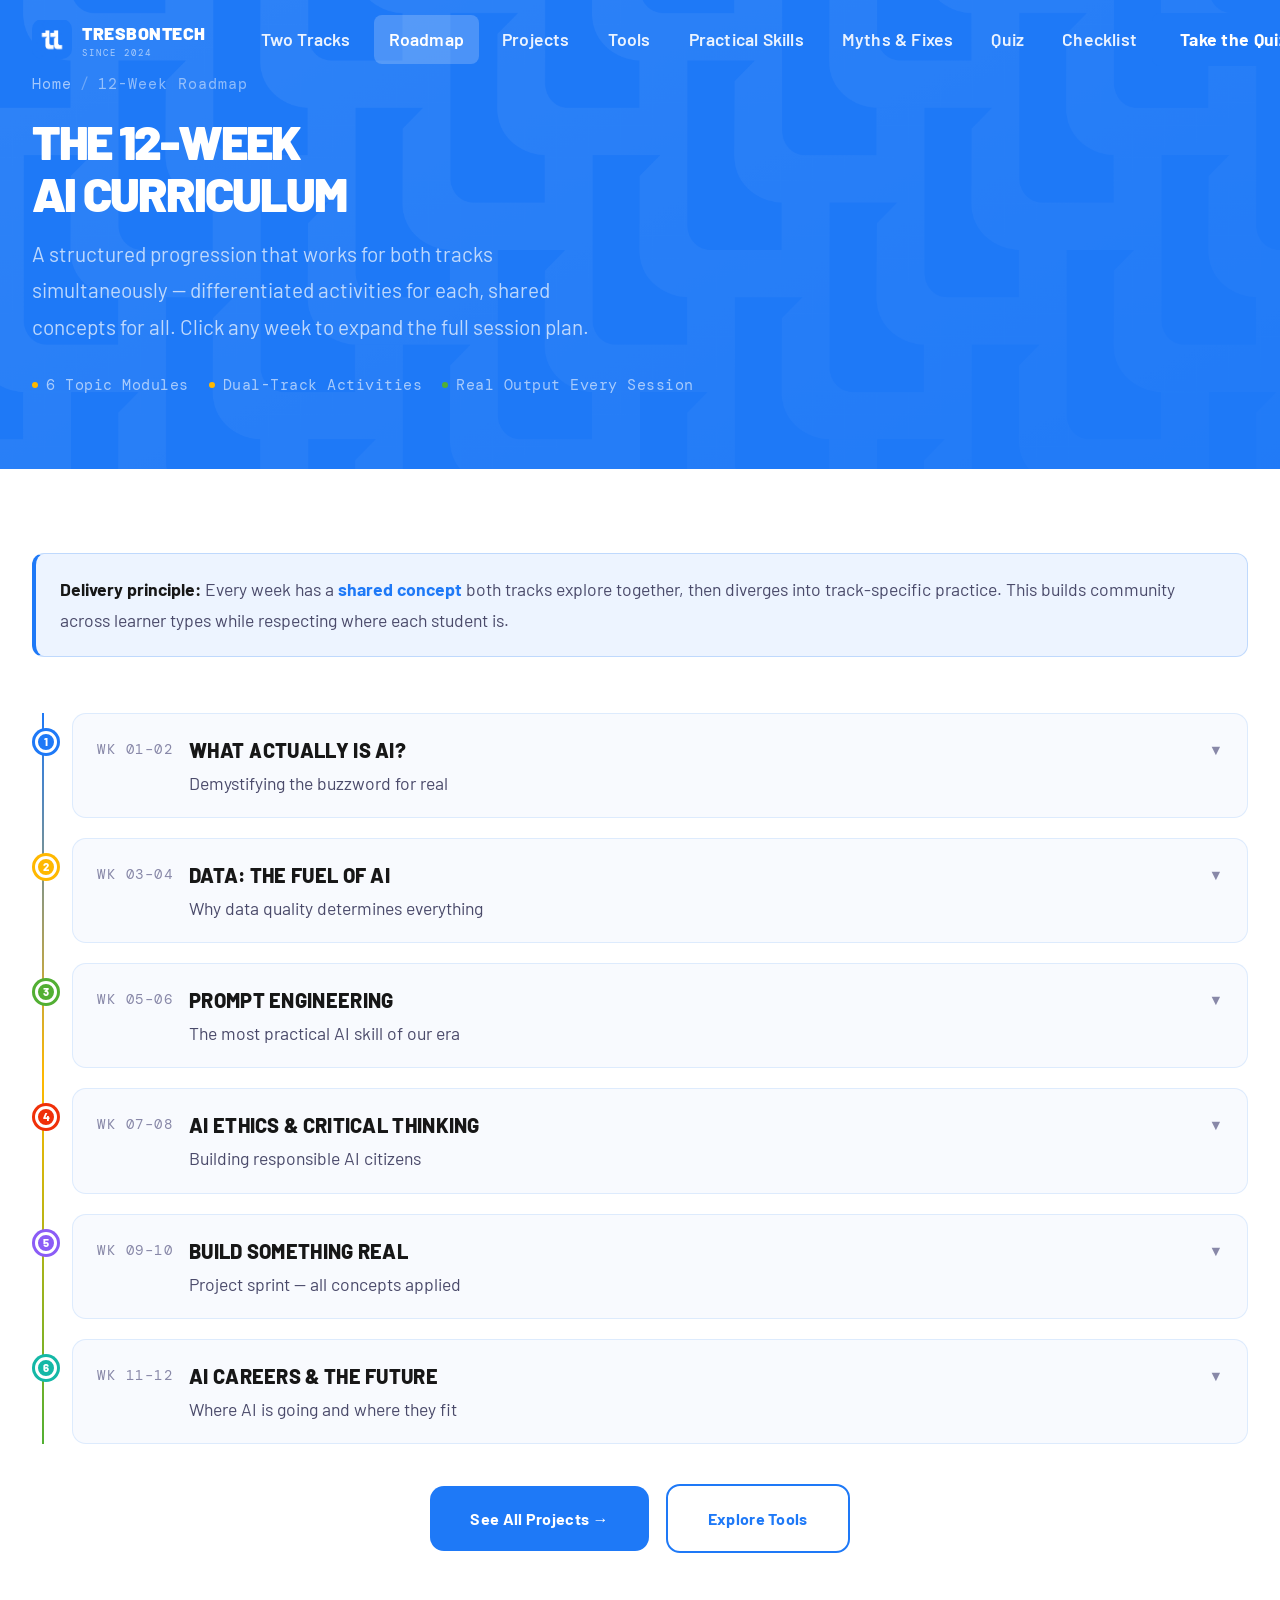
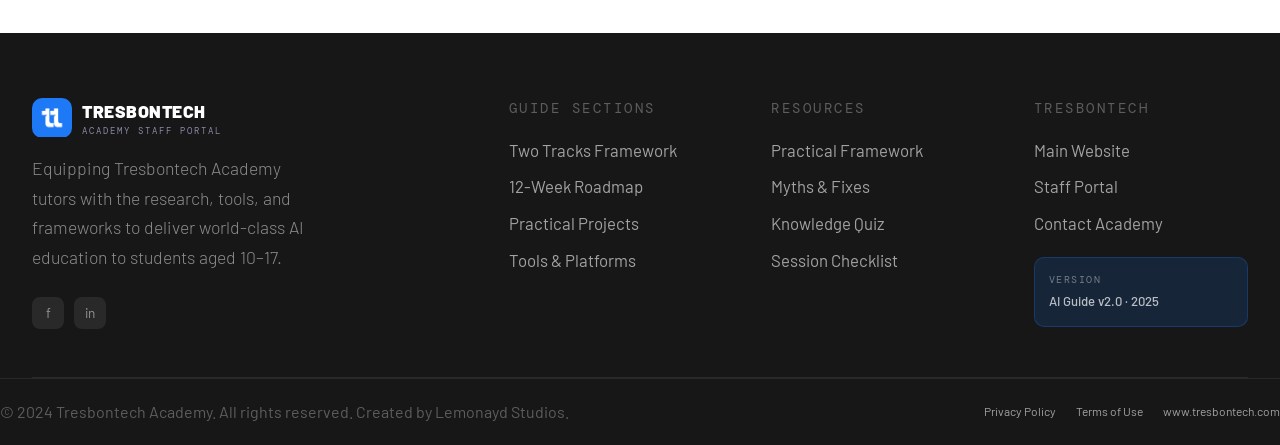
<file: pages/roadmap.html>
<!DOCTYPE html>
<html lang="en">
<head>
<meta charset="UTF-8">
<meta name="viewport" content="width=device-width, initial-scale=1.0">
<title>12-Week AI Roadmap — Tresbontech Academy</title>
<link href="https://fonts.googleapis.com/css2?family=Barlow:ital,wght@0,300;0,400;0,500;0,600;0,700;0,800;0,900;1,300&family=DM+Mono:wght@400;500&display=swap" rel="stylesheet">
<link rel="stylesheet" href="../css/brand.css">
<link rel="stylesheet" href="../css/pages.css">
<link rel="icon" type="image/png" href="../assets/Logo.png">
</head>
<body>
<div id="mobileMenu" class="mobile-menu"></div>
<header class="navbar" id="navbar"></header>

<div class="page-hero">
  <div class="page-hero-inner">
    <div class="page-hero-breadcrumb">
      <a href="../index.html">Home</a><span>/</span>12-Week Roadmap
    </div>
    <h1 class="heading-xl page-hero-title">The 12-Week<br>AI Curriculum</h1>
    <p class="page-hero-sub">A structured progression that works for both tracks simultaneously — differentiated activities for each, shared concepts for all. Click any week to expand the full session plan.</p>
    <div class="page-hero-meta">
      <div class="phm-item"><span class="phm-dot"></span>6 Topic Modules</div>
      <div class="phm-item"><span class="phm-dot" style="background:#FFB800"></span>Dual-Track Activities</div>
      <div class="phm-item"><span class="phm-dot" style="background:#52AF33"></span>Real Output Every Session</div>
    </div>
  </div>
</div>

<section class="roadmap-container">
  <div class="container">
    <div class="callout callout-blue">
      <strong>Delivery principle:</strong> Every week has a <em>shared concept</em> both tracks explore together, then diverges into track-specific practice. This builds community across learner types while respecting where each student is.
    </div>
    <div style="height:32px"></div>
    <div class="roadmap-list" id="roadmapList"></div>
    <div style="text-align:center;margin-top:40px">
      <a href="projects.html" class="btn btn-primary btn-lg" style="margin-right:14px">See All Projects →</a>
      <a href="tools.html" class="btn btn-outline btn-lg">Explore Tools</a>
    </div>
  </div>
</section>

<footer class="site-footer" id="siteFooter"></footer>
<script src="../js/shared.js"></script>
<script>
const roadmapData = [
  { week:'WK 01–02', color:'#1E79F7', title:"What Actually Is AI?", short:'Demystifying the buzzword for real',
    overview:"Before a single model is trained or a line of code is written, every student needs an accurate mental model of what AI is and isn't. This week corrects Hollywood-driven misconceptions and builds a grounded foundation.",
    trackA:['History of AI: symbolic AI → machine learning → deep learning','Types of ML: supervised, unsupervised, reinforcement learning','Python: explore a pre-trained model with 3 lines of code','Discussion: where is AI already in apps we use?'],
    trackB:['AI vs Not AI card sort game (both tracks do this together)','Watch visual explainers: "How machines learn"','Use Teachable Machine: train first image classifier in 10 min','Write a 1-paragraph "What AI is" explainer for a 6-year-old'],
    output:"Track A: Python script that queries an AI API. Track B: Trained image classifier anyone can use via shared link.",
    tip:"The card sort game works great for BOTH tracks as an opener. Do it together before splitting. It builds community and surfaces misconceptions fast." },
  { week:'WK 03–04', color:'#FFB800', title:'Data: The Fuel of AI', short:'Why data quality determines everything',
    overview:"AI is only as good as the data it learned from. This is the most important foundational concept — and the most overlooked in youth AI education. Students who understand data become critical AI thinkers.",
    trackA:['Load and explore a real dataset with Pandas','Data types, missing values, cleaning basics','Train a sklearn classifier on clean vs dirty data — see the difference in accuracy','Visualise results with matplotlib'],
    trackB:['Collect your own dataset: 30 images in 3 categories, train in Teachable Machine','Discuss: what happens when training data is biased?','Activity: "Spot the Bad Data" — identify flawed data in 5 AI systems','Write: "If we trained on only Nigerian news photos, what would the AI learn?"'],
    output:"Track A: Trained sklearn model with accuracy score comparison (clean vs dirty). Track B: Personal image classifier + bias analysis worksheet.",
    tip:"The bias discussion hits hardest with real, current examples — facial recognition failures, hiring algorithm scandals. Have 2–3 ready." },
  { week:'WK 05–06', color:'#52AF33', title:'Prompt Engineering', short:'The most practical AI skill of our era',
    overview:"Whether students ever write code or not, prompt engineering is the universal AI skill of the next decade. Done well, it's genuinely a form of programming — just in natural language. Track B students often become MORE advanced than Track A here.",
    trackA:['Structured prompting with OpenAI API: system prompts, user prompts, parameters','Chain-of-thought prompting in code','Few-shot vs zero-shot prompting comparison','Build: a custom AI assistant with a system prompt using Python'],
    trackB:['The 5 elements of a great prompt: Role, Context, Task, Format, Constraints','Prompt challenges: same task, 5 different prompts, compare outputs','Build: a "prompt recipe" for something they care about (homework, creative writing)','Evaluate: identify when AI gave a bad answer and why the prompt caused it'],
    output:"Track A: Python-based chatbot with custom personality via system prompt. Track B: \"Prompt Recipe Book\" with 8+ tested, documented prompts for real use cases.",
    tip:"Prompt engineering is where many Track B students experience their biggest confidence boost. Celebrate their results loudly — this is a real, professional skill." },
  { week:'WK 07–08', color:'#F03009', title:'AI Ethics & Critical Thinking', short:'Building responsible AI citizens',
    overview:"Non-negotiable for every AI learner regardless of track. A technically brilliant student who doesn't think critically about AI fairness is a liability to the field. Ethics is not a soft topic — it's a technical one.",
    trackA:['What is algorithmic bias? Real examples with data','Fairness metrics: demographic parity, equal opportunity — code examples','Use IBM AI Fairness 360 to analyse a dataset for bias','Write code to test your own previous model for demographic fairness'],
    trackB:['Case studies: Amazon hiring tool, COMPAS recidivism algorithm, facial recognition failures','The 5 questions to ask about any AI system (who made it? what data? who benefits? who\'s harmed? who decides?)','Deepfake detection activity: real or AI-generated?','Design a "fair AI policy" for an imaginary school system'],
    output:"Track A: A bias audit report on a real dataset with findings and recommendations. Track B: An \"AI Ethics Framework\" one-pager they designed and presented.",
    tip:"This week often generates the deepest conversation. Don't rush it. Let the discussion breathe. Ethics debates are some of the most valuable learning in AI education." },
  { week:'WK 09–10', color:'#8B5CF6', title:'Build Something Real', short:'Project sprint — all concepts applied',
    overview:"The most important two weeks of the curriculum. Students build a complete AI project from scratch, applying everything learned. This is the Tresbontech portfolio centrepiece. Tutors facilitate, not direct — this is student-led.",
    trackA:['Choose a project: sentiment analyser, image classifier, recommendation system, or chatbot','Full development cycle: data → training → testing → interface → deploy','Peer code review session with structured feedback criteria','Write a 1-page technical writeup of their project'],
    trackB:['Choose a project: AI-designed magazine, AI playlist curator, AI study guide, or social media analyser','Build using no-code tools + prompt engineering','Create presentation: problem solved, tool used, how it works, ethical consideration','Demo to a real audience (parents, younger students, another class)'],
    output:"A portfolio-ready project with documentation. Both tracks present to a real audience. This is the Tresbontech showcase moment.",
    tip:"The demo audience is critical. When students present to real humans, quality rises dramatically. Even a Zoom call with parents counts. Book the audience before the sprint starts." },
  { week:'WK 11–12', color:'#14B8A6', title:'AI Careers & The Future', short:'Where AI is going and where they fit',
    overview:"Close the curriculum with inspiration and orientation. Students should leave knowing: which careers involve AI, what skills they've already built, and what their next learning step is. This is motivation fuel for the year ahead.",
    trackA:['Career paths: ML Engineer, AI researcher, Data Scientist, AI Product Manager','Essential next skills: deep learning intro, NLP, computer vision','Build a personal "AI learning roadmap" — what to learn next and how','Portfolio: publish projects on GitHub/personal site with documentation'],
    trackB:['Career paths: AI ethicist, prompt engineer, AI product designer, AI educator, policy maker','Discussion: which jobs AI might change vs create (evidence-based, not fear-based)','Design "AI future self" — what they\'ll build in 3 years','Portfolio: write 3 sentences about each project for a professional portfolio page'],
    output:"A personal AI learning roadmap and published, shareable portfolio that can open doors for scholarships, university applications, and internships.",
    tip:"Invite a real AI professional (remotely, even 20 minutes) for this week. Nothing motivates like seeing someone who's doing it. LinkedIn cold messages work surprisingly well." },
];

function renderRoadmap() {
  const el = document.getElementById('roadmapList');
  el.innerHTML = roadmapData.map((item, i) => `
    <div class="rm-item">
      <div class="rm-node" style="--rm-color:${item.color};background:${item.color}">${i+1}</div>
      <div class="rm-card" id="rm${i}" style="--rm-color:${item.color}">
        <div class="rm-head" onclick="toggleRM(${i})">
          <span class="rm-week">${item.week}</span>
          <div class="rm-info">
            <div class="rm-title">${item.title}</div>
            <div class="rm-short">${item.short}</div>
          </div>
          <div class="rm-toggle">▼</div>
        </div>
        <div class="rm-body">
          <div class="rm-body-inner">
            <div class="rm-track-panel rm-overview">
              <div class="rm-track-label" style="color:#888;margin-bottom:6px">OVERVIEW</div>
              <p style="font-size:0.85rem;color:#5a5a7a;line-height:1.7">${item.overview}</p>
            </div>
            <div class="rm-tracks-grid">
              <div class="rm-track-panel">
                <div class="rm-track-label a">💻 Track A — Code Path</div>
                <ul class="rm-track-items">${item.trackA.map(t=>`<li>${t}</li>`).join('')}</ul>
              </div>
              <div class="rm-track-panel">
                <div class="rm-track-label b">🌱 Track B — Concept Path</div>
                <ul class="rm-track-items">${item.trackB.map(t=>`<li>${t}</li>`).join('')}</ul>
              </div>
            </div>
            <div class="rm-output-row">
              <div class="rm-output-label">Session Output (Both Tracks)</div>
              <div class="rm-output-text">${item.output}</div>
            </div>
            <div class="rm-tip-row">
              <div class="rm-tip-label">💡 Tutor Tip</div>
              <div class="rm-tip-text">${item.tip}</div>
            </div>
          </div>
        </div>
      </div>
    </div>
  `).join('');
}
function toggleRM(i) { document.getElementById('rm'+i).classList.toggle('open'); }
document.addEventListener('DOMContentLoaded', renderRoadmap);
</script>
</body>
</html>
</file>
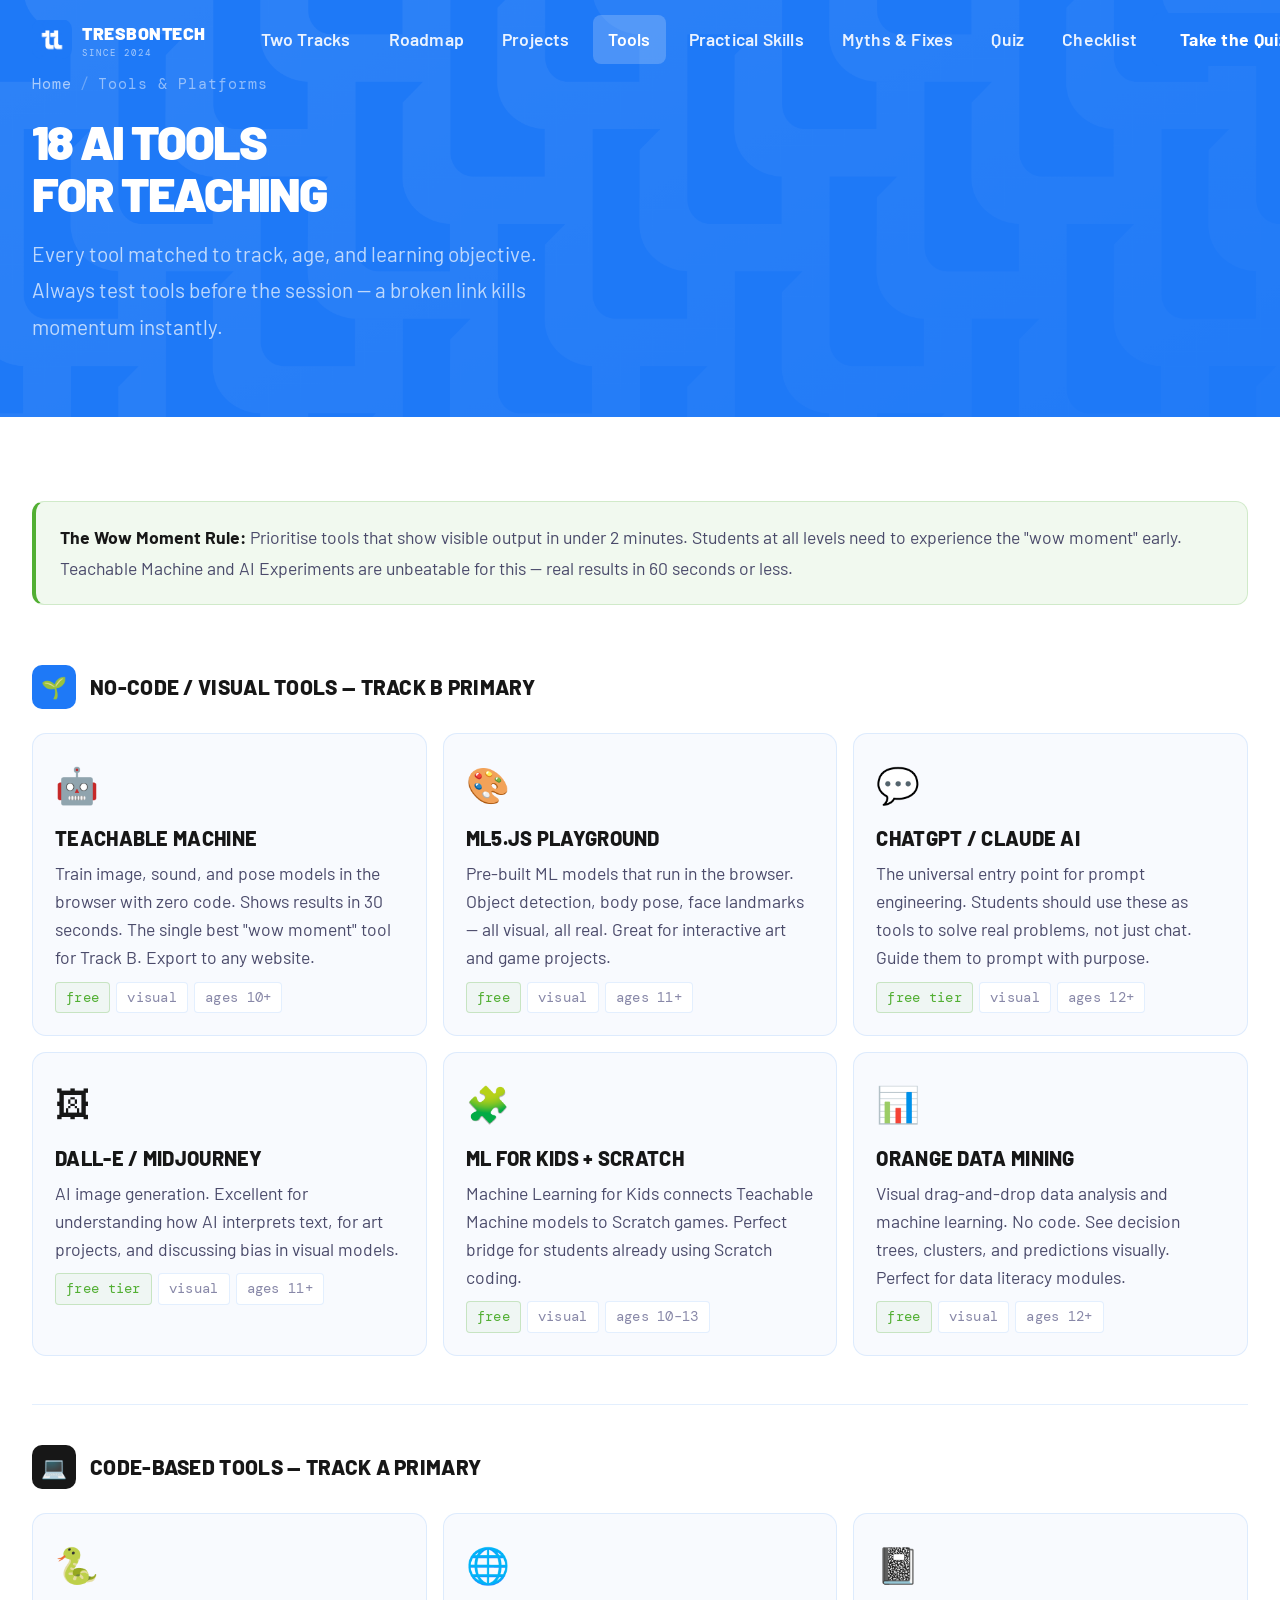
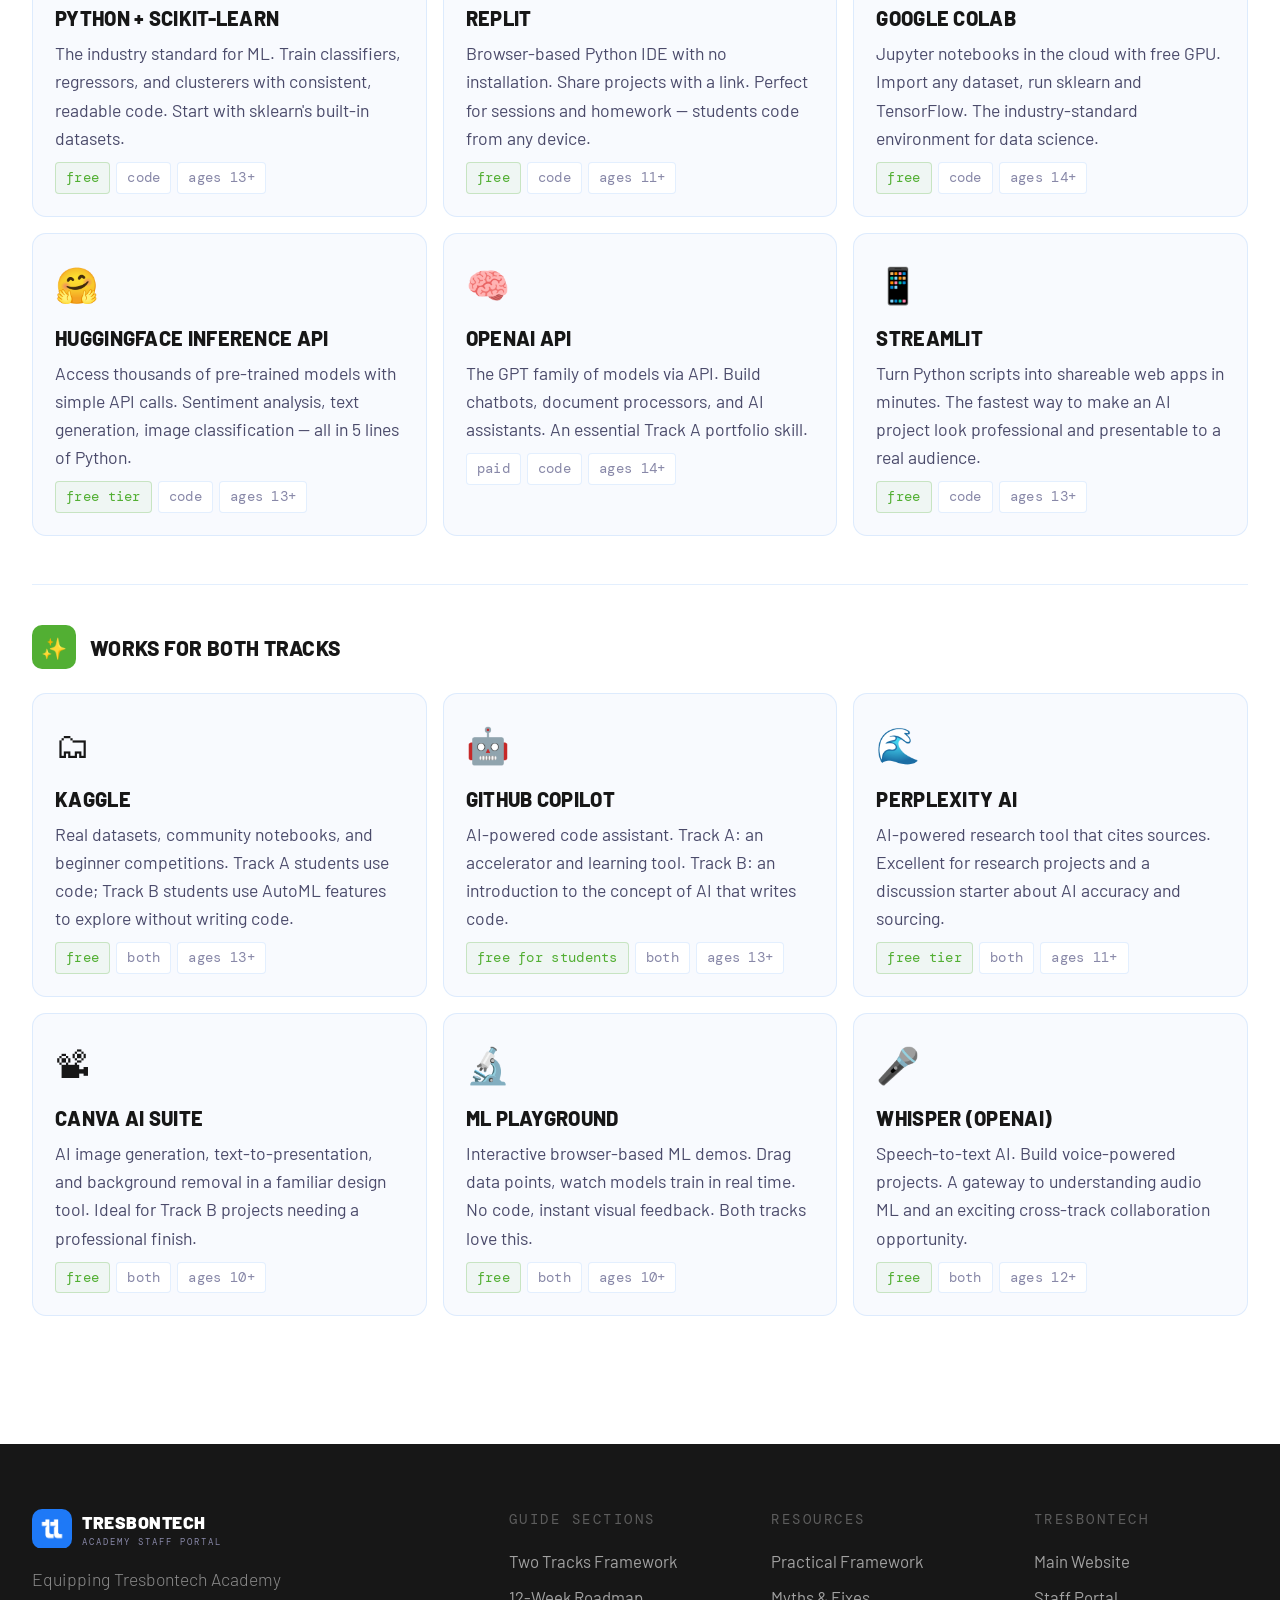
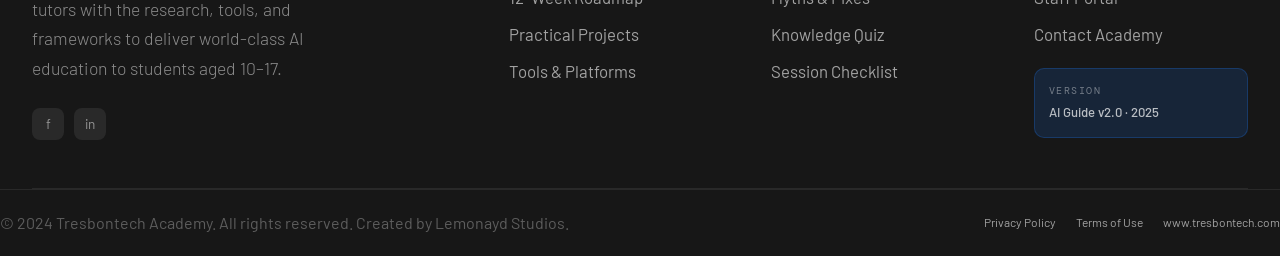
<file: pages/tools.html>
<!DOCTYPE html>
<html lang="en">
<head>
<meta charset="UTF-8"><meta name="viewport" content="width=device-width, initial-scale=1.0">
<title>Tools & Platforms — Tresbontech Academy</title>
<link href="https://fonts.googleapis.com/css2?family=Barlow:ital,wght@0,300;0,400;0,500;0,600;0,700;0,800;0,900;1,300&family=DM+Mono:wght@400;500&display=swap" rel="stylesheet">
<link rel="stylesheet" href="../css/brand.css"><link rel="stylesheet" href="../css/pages.css">
<link rel="icon" type="image/png" href="../assets/Logo.png">
</head>
<body>
<div id="mobileMenu" class="mobile-menu"></div>
<header class="navbar" id="navbar"></header>
<div class="page-hero">
  <div class="page-hero-inner">
    <div class="page-hero-breadcrumb"><a href="../index.html">Home</a><span>/</span>Tools & Platforms</div>
    <h1 class="heading-xl page-hero-title">18 AI Tools<br>for Teaching</h1>
    <p class="page-hero-sub">Every tool matched to track, age, and learning objective. Always test tools before the session — a broken link kills momentum instantly.</p>
  </div>
</div>
<section class="tools-container">
  <div class="container">
    <div class="callout callout-green">
      <strong>The Wow Moment Rule:</strong> Prioritise tools that show visible output in under 2 minutes. Students at all levels need to experience the "wow moment" early. Teachable Machine and AI Experiments are unbeatable for this — real results in 60 seconds or less.
    </div>
    <div style="height:36px"></div>
    <div class="tools-cat-header">
      <div class="tools-cat-icon">🌱</div>
      <div class="tools-cat-title">No-Code / Visual Tools — Track B Primary</div>
    </div>
    <div class="tools-grid" id="toolsVisual"></div>
    <div class="divider"></div>
    <div class="tools-cat-header">
      <div class="tools-cat-icon" style="background:#171717">💻</div>
      <div class="tools-cat-title">Code-Based Tools — Track A Primary</div>
    </div>
    <div class="tools-grid" id="toolsCode"></div>
    <div class="divider"></div>
    <div class="tools-cat-header">
      <div class="tools-cat-icon" style="background:#52AF33">✨</div>
      <div class="tools-cat-title">Works for Both Tracks</div>
    </div>
    <div class="tools-grid" id="toolsBoth"></div>
  </div>
</section>
<footer class="site-footer" id="siteFooter"></footer>
<script src="../js/shared.js"></script>
<script>
const toolsData = {
  visual: [
    { emoji:'🤖', name:'Teachable Machine', desc:'Train image, sound, and pose models in the browser with zero code. Shows results in 30 seconds. The single best "wow moment" tool for Track B. Export to any website.', meta:['free','visual','ages 10+'] },
    { emoji:'🎨', name:'ML5.js Playground', desc:'Pre-built ML models that run in the browser. Object detection, body pose, face landmarks — all visual, all real. Great for interactive art and game projects.', meta:['free','visual','ages 11+'] },
    { emoji:'💬', name:'ChatGPT / Claude AI', desc:'The universal entry point for prompt engineering. Students should use these as tools to solve real problems, not just chat. Guide them to prompt with purpose.', meta:['free tier','visual','ages 12+'] },
    { emoji:'🖼', name:'DALL-E / Midjourney', desc:'AI image generation. Excellent for understanding how AI interprets text, for art projects, and discussing bias in visual models.', meta:['free tier','visual','ages 11+'] },
    { emoji:'🧩', name:'ML for Kids + Scratch', desc:'Machine Learning for Kids connects Teachable Machine models to Scratch games. Perfect bridge for students already using Scratch coding.', meta:['free','visual','ages 10–13'] },
    { emoji:'📊', name:'Orange Data Mining', desc:'Visual drag-and-drop data analysis and machine learning. No code. See decision trees, clusters, and predictions visually. Perfect for data literacy modules.', meta:['free','visual','ages 12+'] },
  ],
  code: [
    { emoji:'🐍', name:'Python + scikit-learn', desc:'The industry standard for ML. Train classifiers, regressors, and clusterers with consistent, readable code. Start with sklearn\'s built-in datasets.', meta:['free','code','ages 13+'] },
    { emoji:'🌐', name:'Replit', desc:'Browser-based Python IDE with no installation. Share projects with a link. Perfect for sessions and homework — students code from any device.', meta:['free','code','ages 11+'] },
    { emoji:'📓', name:'Google Colab', desc:'Jupyter notebooks in the cloud with free GPU. Import any dataset, run sklearn and TensorFlow. The industry-standard environment for data science.', meta:['free','code','ages 14+'] },
    { emoji:'🤗', name:'HuggingFace Inference API', desc:'Access thousands of pre-trained models with simple API calls. Sentiment analysis, text generation, image classification — all in 5 lines of Python.', meta:['free tier','code','ages 13+'] },
    { emoji:'🧠', name:'OpenAI API', desc:'The GPT family of models via API. Build chatbots, document processors, and AI assistants. An essential Track A portfolio skill.', meta:['paid','code','ages 14+'] },
    { emoji:'📱', name:'Streamlit', desc:'Turn Python scripts into shareable web apps in minutes. The fastest way to make an AI project look professional and presentable to a real audience.', meta:['free','code','ages 13+'] },
  ],
  both: [
    { emoji:'🗂', name:'Kaggle', desc:'Real datasets, community notebooks, and beginner competitions. Track A students use code; Track B students use AutoML features to explore without writing code.', meta:['free','both','ages 13+'] },
    { emoji:'🤖', name:'GitHub Copilot', desc:'AI-powered code assistant. Track A: an accelerator and learning tool. Track B: an introduction to the concept of AI that writes code.', meta:['free for students','both','ages 13+'] },
    { emoji:'🌊', name:'Perplexity AI', desc:'AI-powered research tool that cites sources. Excellent for research projects and a discussion starter about AI accuracy and sourcing.', meta:['free tier','both','ages 11+'] },
    { emoji:'📽', name:'Canva AI Suite', desc:'AI image generation, text-to-presentation, and background removal in a familiar design tool. Ideal for Track B projects needing a professional finish.', meta:['free','both','ages 10+'] },
    { emoji:'🔬', name:'ML Playground', desc:'Interactive browser-based ML demos. Drag data points, watch models train in real time. No code, instant visual feedback. Both tracks love this.', meta:['free','both','ages 10+'] },
    { emoji:'🎤', name:'Whisper (OpenAI)', desc:'Speech-to-text AI. Build voice-powered projects. A gateway to understanding audio ML and an exciting cross-track collaboration opportunity.', meta:['free','both','ages 12+'] },
  ]
};

function renderTools() {
  Object.entries(toolsData).forEach(([key, tools]) => {
    document.getElementById(`tools${key.charAt(0).toUpperCase()+key.slice(1)}`).innerHTML = tools.map(t => `
      <div class="tool-full-card">
        <div class="tfc-logo">${t.emoji}</div>
        <div class="tfc-name">${t.name}</div>
        <div class="tfc-desc-text">${t.desc}</div>
        <div class="tfc-meta">
          ${t.meta.map(m => `<span class="tfc-pill${m.includes('free') ? ' free' : ''}">${m}</span>`).join('')}
        </div>
      </div>
    `).join('');
  });
}
document.addEventListener('DOMContentLoaded', renderTools);
</script>
</body>
</html>
</file>
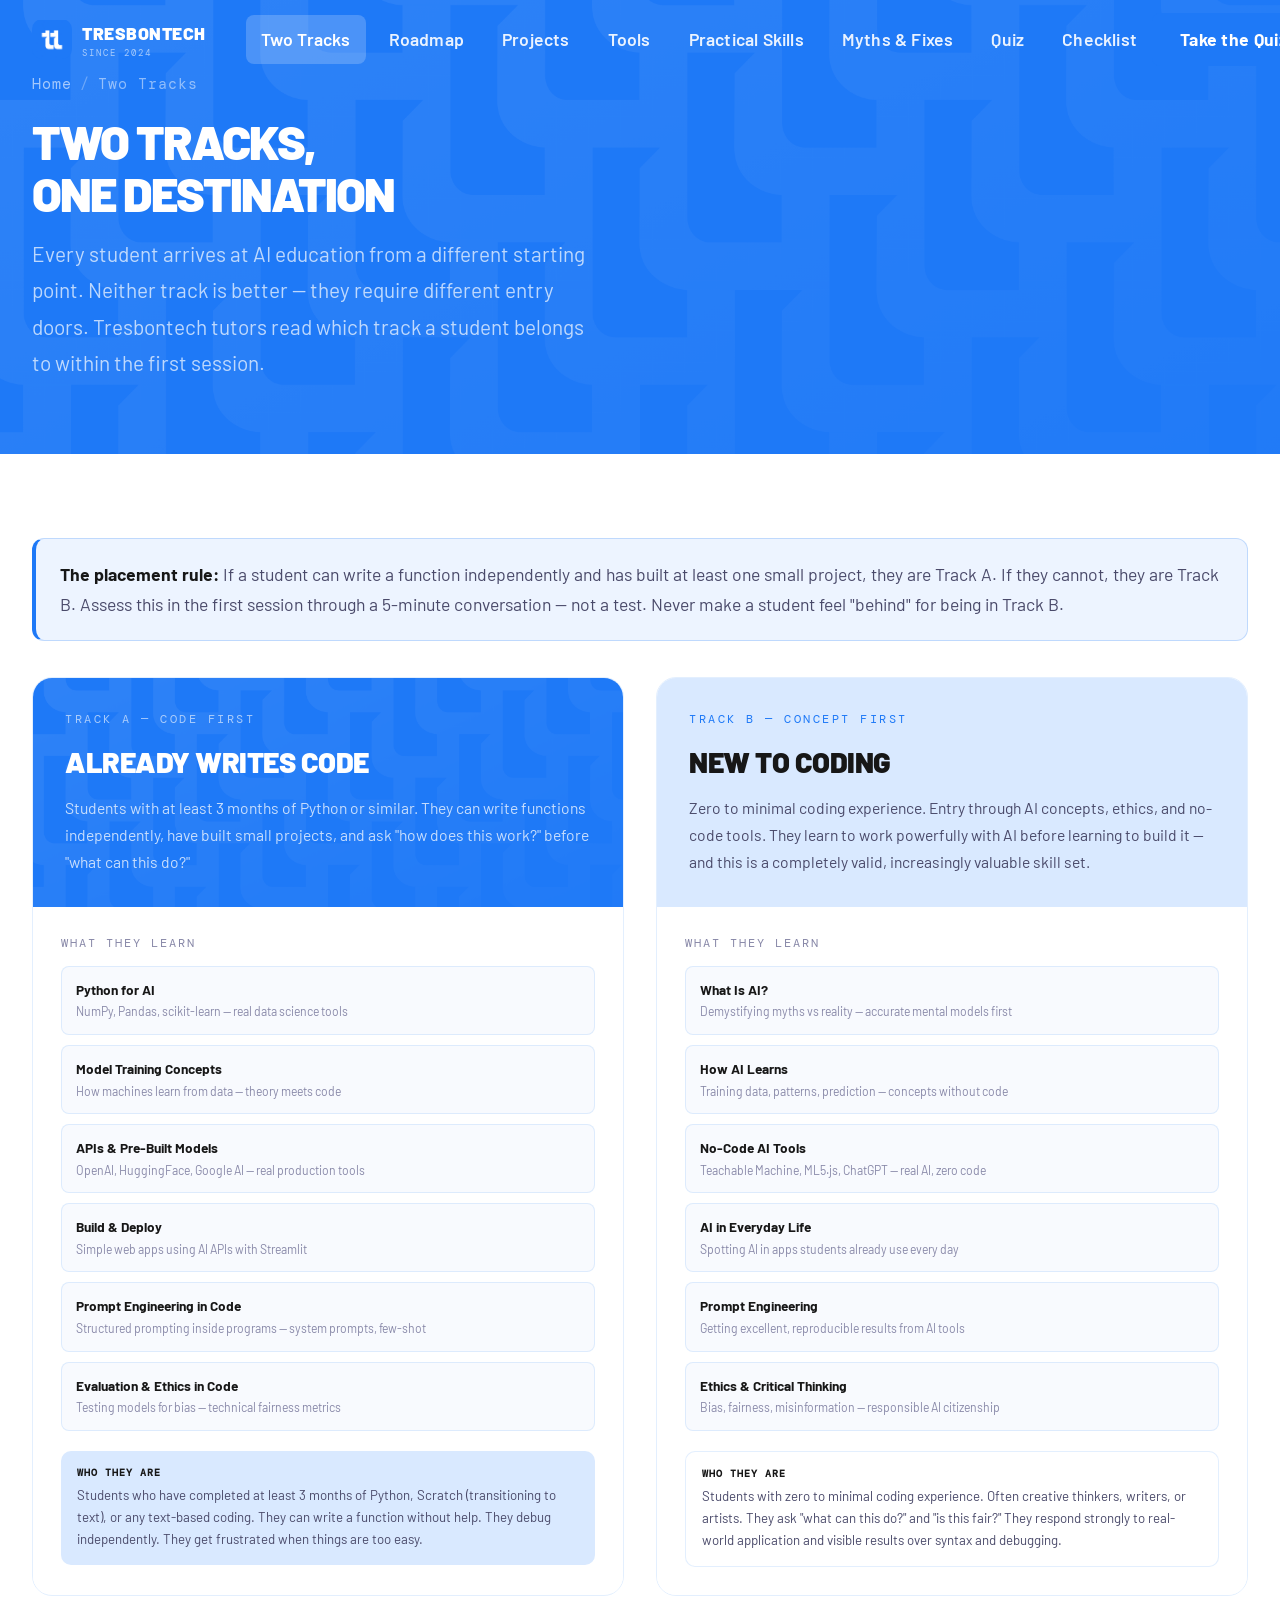
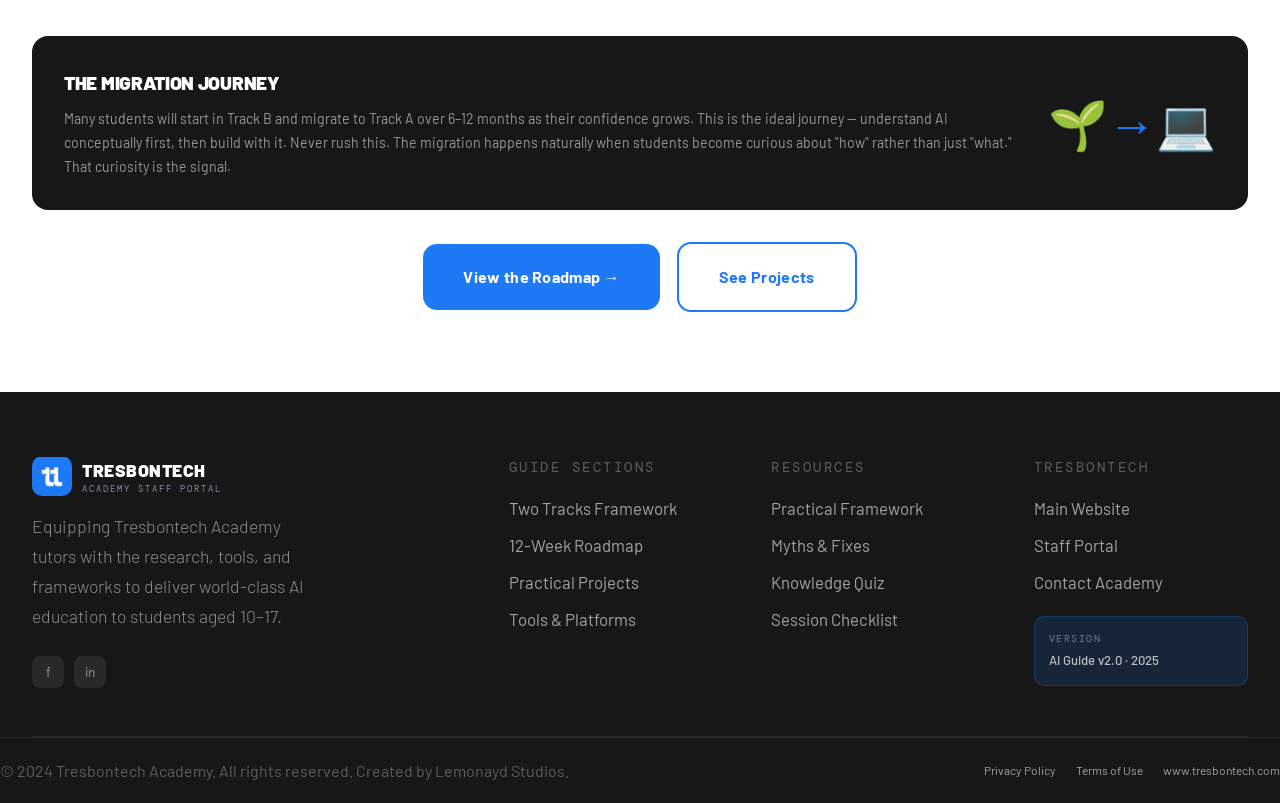
<file: pages/tracks.html>
<!DOCTYPE html>
<html lang="en">
<head>
<meta charset="UTF-8"><meta name="viewport" content="width=device-width, initial-scale=1.0">
<title>Two Tracks Framework — Tresbontech Academy</title>
<link href="https://fonts.googleapis.com/css2?family=Barlow:ital,wght@0,300;0,400;0,500;0,600;0,700;0,800;0,900;1,300&family=DM+Mono:wght@400;500&display=swap" rel="stylesheet">
<link rel="stylesheet" href="../css/brand.css"><link rel="stylesheet" href="../css/pages.css">
<link rel="icon" type="image/png" href="../assets/Logo.png">
<style>
.tracks-page-grid { display: grid; grid-template-columns: 1fr 1fr; gap: 32px; margin-bottom: 40px; }
.tpg-card { border-radius: 20px; overflow: hidden; border: 1px solid var(--border); }
.tpg-head { padding: 32px; }
.tpg-head.blue { 
  background: var(--blue); 
  background-image: url("../assets/Studio.png");
  background-size: cover;
  background-position: center;
}
.tpg-head.azure { background: var(--azure); }
.tpg-label { font-family: 'DM Mono', monospace; font-size: 0.75rem; letter-spacing: 2.5px; text-transform: uppercase; margin-bottom: 10px; }
.tpg-head.blue .tpg-label { color: rgba(255,255,255,0.6); }
.tpg-head.azure .tpg-label { color: var(--blue); }
.tpg-title { font-size: 1.8rem; font-weight: 900; text-transform: uppercase; letter-spacing: -0.5px; margin-bottom: 10px; }
.tpg-head.blue .tpg-title { color: white; }
.tpg-head.azure .tpg-title { color: var(--black); }
.tpg-sub { font-size: 0.98rem; line-height: 1.7; font-weight: 400; }
.tpg-head.blue .tpg-sub { color: rgba(255,255,255,0.75); }
.tpg-head.azure .tpg-sub { color: var(--text-mid); }
.tpg-body { background: white; padding: 28px; }
.tpg-section-title { font-family: 'DM Mono', monospace; font-size: 0.72rem; letter-spacing: 2px; text-transform: uppercase; color: var(--text-light); margin-bottom: 12px; }
.tpg-items { display: flex; flex-direction: column; gap: 10px; margin-bottom: 20px; }
.tpg-item { background: var(--bg); border: 1px solid var(--border); border-radius: 8px; padding: 12px 14px; }
.tpg-item-title { font-size: 0.85rem; font-weight: 700; margin-bottom: 2px; }
.tpg-item-sub { font-size: 0.76rem; color: var(--text-light); font-weight: 400; }
.who-box { background: var(--azure); border-radius: 10px; padding: 14px 16px; font-size: 0.83rem; line-height: 1.65; color: var(--text-mid); }
.who-box strong { color: var(--text); display: block; margin-bottom: 4px; font-size: 0.82rem; text-transform: uppercase; font-family: 'DM Mono', monospace; letter-spacing: 1px; font-size: 0.62rem; }
.migration-band { background: var(--black); border-radius: 16px; padding: 32px; margin: 32px 0; display: flex; align-items: center; gap: 32px; flex-wrap: wrap; }
.migration-text { flex: 1; }
.migration-title { font-size: 1.2rem; font-weight: 900; text-transform: uppercase; color: white; margin-bottom: 8px; letter-spacing: -0.3px; }
.migration-sub { font-size: 0.88rem; color: rgba(255,255,255,0.55); line-height: 1.7; }
.migration-arrow { font-size: 3rem; color: var(--blue); flex-shrink: 0; }
@media (max-width: 768px) { .tracks-page-grid { grid-template-columns: 1fr; } .migration-band { flex-direction: column; text-align: center; } }
</style>
</head>
<body>
<div id="mobileMenu" class="mobile-menu"></div>
<header class="navbar" id="navbar"></header>
<div class="page-hero">
  <div class="page-hero-inner">
    <div class="page-hero-breadcrumb"><a href="../index.html">Home</a><span>/</span>Two Tracks</div>
    <h1 class="heading-xl page-hero-title">Two Tracks,<br>One Destination</h1>
    <p class="page-hero-sub">Every student arrives at AI education from a different starting point. Neither track is better — they require different entry doors. Tresbontech tutors read which track a student belongs to within the first session.</p>
  </div>
</div>
<section style="padding:60px 0 80px;background:white">
  <div class="container">
    <div class="callout callout-blue" style="margin-bottom:36px">
      <strong>The placement rule:</strong> If a student can write a function independently and has built at least one small project, they are Track A. If they cannot, they are Track B. Assess this in the first session through a 5-minute conversation — not a test. Never make a student feel "behind" for being in Track B.
    </div>
    <div class="tracks-page-grid">
      <div class="tpg-card">
        <div class="tpg-head blue">
          <div class="tpg-label">Track A — Code First</div>
          <div class="tpg-title">Already Writes Code</div>
          <p class="tpg-sub">Students with at least 3 months of Python or similar. They can write functions independently, have built small projects, and ask "how does this work?" before "what can this do?"</p>
        </div>
        <div class="tpg-body">
          <div class="tpg-section-title">What they learn</div>
          <div class="tpg-items">
            <div class="tpg-item"><div class="tpg-item-title">Python for AI</div><div class="tpg-item-sub">NumPy, Pandas, scikit-learn — real data science tools</div></div>
            <div class="tpg-item"><div class="tpg-item-title">Model Training Concepts</div><div class="tpg-item-sub">How machines learn from data — theory meets code</div></div>
            <div class="tpg-item"><div class="tpg-item-title">APIs & Pre-Built Models</div><div class="tpg-item-sub">OpenAI, HuggingFace, Google AI — real production tools</div></div>
            <div class="tpg-item"><div class="tpg-item-title">Build & Deploy</div><div class="tpg-item-sub">Simple web apps using AI APIs with Streamlit</div></div>
            <div class="tpg-item"><div class="tpg-item-title">Prompt Engineering in Code</div><div class="tpg-item-sub">Structured prompting inside programs — system prompts, few-shot</div></div>
            <div class="tpg-item"><div class="tpg-item-title">Evaluation & Ethics in Code</div><div class="tpg-item-sub">Testing models for bias — technical fairness metrics</div></div>
          </div>
          <div class="who-box"><strong>Who they are</strong>Students who have completed at least 3 months of Python, Scratch (transitioning to text), or any text-based coding. They can write a function without help. They debug independently. They get frustrated when things are too easy.</div>
        </div>
      </div>
      <div class="tpg-card">
        <div class="tpg-head azure">
          <div class="tpg-label">Track B — Concept First</div>
          <div class="tpg-title">New to Coding</div>
          <p class="tpg-sub">Zero to minimal coding experience. Entry through AI concepts, ethics, and no-code tools. They learn to work powerfully with AI before learning to build it — and this is a completely valid, increasingly valuable skill set.</p>
        </div>
        <div class="tpg-body">
          <div class="tpg-section-title">What they learn</div>
          <div class="tpg-items">
            <div class="tpg-item"><div class="tpg-item-title">What Is AI?</div><div class="tpg-item-sub">Demystifying myths vs reality — accurate mental models first</div></div>
            <div class="tpg-item"><div class="tpg-item-title">How AI Learns</div><div class="tpg-item-sub">Training data, patterns, prediction — concepts without code</div></div>
            <div class="tpg-item"><div class="tpg-item-title">No-Code AI Tools</div><div class="tpg-item-sub">Teachable Machine, ML5.js, ChatGPT — real AI, zero code</div></div>
            <div class="tpg-item"><div class="tpg-item-title">AI in Everyday Life</div><div class="tpg-item-sub">Spotting AI in apps students already use every day</div></div>
            <div class="tpg-item"><div class="tpg-item-title">Prompt Engineering</div><div class="tpg-item-sub">Getting excellent, reproducible results from AI tools</div></div>
            <div class="tpg-item"><div class="tpg-item-title">Ethics & Critical Thinking</div><div class="tpg-item-sub">Bias, fairness, misinformation — responsible AI citizenship</div></div>
          </div>
          <div class="who-box" style="background:white;border:1px solid var(--border)"><strong>Who they are</strong>Students with zero to minimal coding experience. Often creative thinkers, writers, or artists. They ask "what can this do?" and "is this fair?" They respond strongly to real-world application and visible results over syntax and debugging.</div>
        </div>
      </div>
    </div>
    <div class="migration-band">
      <div class="migration-text">
        <div class="migration-title">The Migration Journey</div>
        <p class="migration-sub">Many students will start in Track B and migrate to Track A over 6–12 months as their confidence grows. This is the ideal journey — understand AI conceptually first, then build with it. Never rush this. The migration happens naturally when students become curious about "how" rather than just "what." That curiosity is the signal.</p>
      </div>
      <div class="migration-arrow">🌱→💻</div>
    </div>
    <div style="text-align:center;margin-top:8px">
      <a href="roadmap.html" class="btn btn-primary btn-lg" style="margin-right:14px">View the Roadmap →</a>
      <a href="projects.html" class="btn btn-outline btn-lg">See Projects</a>
    </div>
  </div>
</section>
<footer class="site-footer" id="siteFooter"></footer>
<script src="../js/shared.js"></script>
</body>
</html>
</file>
<file: css/brand.css>
/* ═══════════════════════════════════════════════════════
   TRESBONTECH BRAND CSS — Based on Official Brand Guide
   Primary: Blue Crayola #1E79F7
   Dark: Chinese Black #171717
   Light Gray: Quick Silver #E5E5E5
   Pale Blue: Azureish White #D9E9FF
   Accent Green: #52AF33 | Yellow: #FFB800 | Red: #F03009
═══════════════════════════════════════════════════════ */

@import url('https://fonts.googleapis.com/css2?family=Barlow:ital,wght@0,300;0,400;0,500;0,600;0,700;0,800;0,900;1,300;1,400;1,700&family=DM+Mono:wght@400;500&display=swap');

/* ─── CSS VARIABLES ─── */
:root {
  /* Brand Colors */
  --blue:        #1E79F7;
  --blue-dark:   #1562d4;
  --blue-light:  #4d96f9;
  --blue-glow:   rgba(30,121,247,0.15);
  --blue-pale:   rgba(30,121,247,0.08);
  --black:       #171717;
  --silver:      #E5E5E5;
  --azure:       #D9E9FF;
  --white:       #ffffff;

  /* Accent Colors */
  --green:       #52AF33;
  --yellow:      #FFB800;
  --red:         #F03009;

  /* UI Tokens */
  --bg:          #f8fafe;
  --bg-alt:      #f0f5ff;
  --border:      rgba(30,121,247,0.12);
  --border-mid:  rgba(30,121,247,0.22);
  --text:        #171717;
  --text-mid:    #4a4a6a;
  --text-light:  #8888a8;
  --radius:      12px;
  --radius-lg:   20px;
  --shadow:      0 4px 24px rgba(30,121,247,0.1);
  --shadow-lg:   0 12px 48px rgba(30,121,247,0.18);
  --transition:  all 0.25s cubic-bezier(0.16,1,0.3,1);
}

/* ─── RESET ─── */
*, *::before, *::after { box-sizing: border-box; margin: 0; padding: 0; }
html { scroll-behavior: smooth; }
body {
  font-family: 'Barlow', sans-serif;
  background: var(--bg);
  color: var(--text);
  line-height: 1.6;
  overflow-x: hidden;
}
img { max-width: 100%; display: block; }
a { text-decoration: none; color: inherit; }
button { font-family: inherit; cursor: pointer; border: none; }

/* ─── TYPOGRAPHY ─── */
h1, h2, h3, h4, h5 {
  font-family: 'Barlow', sans-serif;
  font-weight: 800;
  line-height: 1.08;
  letter-spacing: -0.5px;
}
.display {
  font-size: clamp(5rem, 8vw, 3.5rem);
  font-weight: 900;
  text-transform: uppercase;
  letter-spacing: -2px;
  line-height: 0.95;
}
.heading-xl { font-size: clamp(3rem, 6vw, 2.2rem); font-weight: 900; text-transform: uppercase; letter-spacing: -1px; }
.heading-lg { font-size: clamp(2.4rem, 4.5vw, 3.6rem); font-weight: 800; text-transform: uppercase; }
.heading-md { font-size: clamp(1.7rem, 3.5vw, 2.4rem); font-weight: 700; }
.heading-sm { font-size: 1.4rem; font-weight: 700; }
.label {
  font-family: 'DM Mono', monospace;
  font-size: 0.95rem; letter-spacing: 2.5px;
  text-transform: uppercase; font-weight: 500;
}
.body-lg { font-size: 1.35rem; font-weight: 400; line-height: 1.75; }
.body-md { font-size: 1.2rem; font-weight: 400; line-height: 1.7; }
.body-sm { font-size: 1.05rem; font-weight: 400; line-height: 1.65; }

/* ─── BRAND PATTERN ─── */
.brand-pattern {
  background-image: url("../assets/Studio.png");
  background-size: cover;
  background-position: center;
}
.brand-pattern-blue {
  background-image: url("../assets/Studio.png");
  background-size: cover;
  background-position: center;
}

/* ─── LOGO MARK SVG ─── */
.tt-logo-mark {
  width: 40px; height: 40px;
  background: transparent;
  border-radius: 10px;
  display: inline-flex; align-items: center; justify-content: center;
  flex-shrink: 0;
  overflow: hidden;
}
.tt-logo-mark svg, .tt-logo-mark img { display: block; }
.tt-logo-mark-lg {
  width: 56px; height: 56px;
  border-radius: 14px;
}
.tt-logo-mark-lg svg, .tt-logo-mark-lg img { width: 30px; height: 30px; display: block; }
.tt-wordmark {
  font-weight: 900; font-size: 1.1rem;
  letter-spacing: 0.5px; text-transform: uppercase;
  color: var(--black);
}
.tt-since {
  font-family: 'DM Mono', monospace;
  font-size: 0.55rem; letter-spacing: 2px;
  color: var(--text-light); text-transform: uppercase;
  display: block; margin-top: -2px;
}

/* ─── NAVBAR ─── */
.navbar {
  position: fixed; top: 0; left: 0; right: 0; z-index: 500;
  background: transparent;
  backdrop-filter: none;
  border-bottom: 1px solid transparent;
  height: 80px;
  display: flex; align-items: center;
  transition: background 0.3s ease, border-bottom 0.3s ease, backdrop-filter 0.3s ease;
}
.navbar.scrolled {
  background: rgba(255,255,255,0.92);
  backdrop-filter: blur(20px);
  border-bottom: 1px solid var(--border);
}
.navbar-inner {
  max-width: 1280px; margin: 0 auto;
  padding: 0 32px; width: 100%;
  display: flex; align-items: center; gap: 0;
}

/* Transparent State Colors */
.navbar:not(.scrolled) .nav-link { color: rgba(255,255,255,0.9); }
.navbar:not(.scrolled) .nav-link:hover { color: white; background: rgba(255,255,255,0.15); }
.navbar:not(.scrolled) .nav-link.active { color: white; background: rgba(255,255,255,0.2); }
.navbar:not(.scrolled) .tt-wordmark { color: white; }
.navbar:not(.scrolled) .tt-since { color: rgba(255,255,255,0.6); }
.navbar:not(.scrolled) .nav-hamburger span { background: white; }

.nav-brand {
  display: flex; align-items: center; gap: 10px;
  margin-right: 40px;
}
.nav-links {
  display: flex; gap: 8px; flex: 1;
}
.nav-link {
  font-size: 1.1rem; font-weight: 600;
  padding: 10px 15px; border-radius: 8px;
  color: var(--text-mid); transition: var(--transition);
  white-space: nowrap; letter-spacing: 0.2px;
}
.nav-link:hover { color: var(--blue); background: var(--blue-pale); }
.nav-link.active { color: var(--blue); background: var(--blue-glow); }
.nav-cta {
  margin-left: auto;
  background: var(--blue); color: white;
  font-size: 1.1rem; font-weight: 700;
  padding: 12px 28px; border-radius: 8px;
  transition: var(--transition); white-space: nowrap;
  letter-spacing: 0.3px;
}
.nav-cta:hover { background: var(--blue-dark); transform: translateY(-1px); box-shadow: var(--shadow); }
.nav-hamburger {
  display: none; flex-direction: column; gap: 6px;
  padding: 8px; margin-left: auto;
  background: none; border: none; cursor: pointer;
}
.nav-hamburger span {
  width: 26px; height: 3px; background: var(--text);
  border-radius: 2px; transition: var(--transition);
  display: block;
}

/* ─── BUTTONS ─── */
.btn {
  display: inline-flex; align-items: center; gap: 10px;
  font-family: 'Barlow', sans-serif;
  font-weight: 700; font-size: 1.2rem;
  padding: 16px 32px; border-radius: 12px;
  border: none; cursor: pointer;
  transition: var(--transition); letter-spacing: 0.3px;
  white-space: nowrap;
}
.btn-primary { background: var(--blue); color: white; }
.btn-primary:hover { background: var(--blue-dark); transform: translateY(-2px); box-shadow: var(--shadow-lg); }
.btn-outline { background: transparent; color: var(--blue); border: 2px solid var(--blue); }
.btn-outline:hover { background: var(--blue-pale); }
.btn-white { background: white; color: var(--blue); }
.btn-white:hover { background: var(--azure); transform: translateY(-2px); box-shadow: 0 8px 32px rgba(0,0,0,0.15); }
.btn-dark { background: var(--black); color: white; }
.btn-dark:hover { background: #2a2a2a; transform: translateY(-2px); }
.btn-sm { font-size: 1.0rem; padding: 12px 24px; border-radius: 10px; }
.btn-lg { font-size: 1rem; padding: 20px 40px; border-radius: 14px; }
.btn-icon { padding: 12px; border-radius: 10px; }

/* ─── SECTION LAYOUT ─── */
.section { padding: 80px 0; }
.section-sm { padding: 48px 0; }
.section-lg { padding: 120px 0; }
.container { max-width: 1280px; margin: 0 auto; padding: 0 32px; }
.container-narrow { max-width: 820px; margin: 0 auto; padding: 0 32px; }

/* ─── SECTION HEADER ─── */
.section-header { margin-bottom: 56px; }
.section-header-center { text-align: center; }
.section-eyebrow {
  display: inline-flex; align-items: center; gap: 8px;
  font-family: 'DM Mono', monospace;
  font-size: 0.68rem; letter-spacing: 2.5px; text-transform: uppercase;
  color: var(--blue); margin-bottom: 14px;
}
.section-eyebrow::before { content: ''; width: 24px; height: 2px; background: var(--blue); }
.section-eyebrow-center::before { display: none; }
.section-eyebrow-center::after { content: ''; width: 24px; height: 2px; background: var(--blue); }
.section-title { color: var(--black); margin-bottom: 16px; }
.section-intro { color: var(--text-mid); max-width: 560px; font-size: 1.1rem; line-height: 1.75; font-weight: 400; }
.section-intro-center { margin: 0 auto; text-align: center; }

/* ─── CARDS ─── */
.card {
  background: white;
  border: 1px solid var(--border);
  border-radius: var(--radius-lg);
  overflow: hidden;
  transition: var(--transition);
}
.card:hover { box-shadow: var(--shadow-lg); transform: translateY(-4px); border-color: var(--border-mid); }
.card-body { padding: 28px; }
.card-footer { padding: 16px 28px; border-top: 1px solid var(--border); background: var(--bg); }

/* ─── BADGE / TAGS ─── */
.badge {
  display: inline-flex; align-items: center;
  font-family: 'DM Mono', monospace;
  font-size: 0.8rem; font-weight: 500;
  padding: 4px 12px; border-radius: 20px;
  letter-spacing: 0.8px; text-transform: uppercase;
}
.badge-blue { background: var(--blue-pale); color: var(--blue); border: 1px solid var(--border-mid); }
.badge-green { background: rgba(82,175,51,0.1); color: var(--green); border: 1px solid rgba(82,175,51,0.2); }
.badge-yellow { background: rgba(255,184,0,0.1); color: #c08800; border: 1px solid rgba(255,184,0,0.25); }
.badge-red { background: rgba(240,48,9,0.08); color: var(--red); border: 1px solid rgba(240,48,9,0.15); }
.badge-gray { background: var(--silver); color: var(--text-mid); border: 1px solid #d0d0d0; }

/* ─── DIVIDERS ─── */
.divider { height: 1px; background: var(--border); margin: 40px 0; }
.divider-blue { height: 2px; background: var(--blue); width: 48px; }

/* ─── PROGRESS BAR ─── */
.progress-bar { height: 6px; background: var(--silver); border-radius: 10px; overflow: hidden; }
.progress-fill { height: 100%; background: var(--blue); border-radius: 10px; transition: width 0.5s ease; }

/* ─── TOOLTIPS ─── */
[data-tip] { position: relative; }
[data-tip]:hover::after {
  content: attr(data-tip);
  position: absolute; bottom: calc(100% + 6px); left: 50%;
  transform: translateX(-50%);
  background: var(--black); color: white;
  font-size: 0.9rem; padding: 6px 12px; border-radius: 6px;
  white-space: nowrap; pointer-events: none; z-index: 100;
}

/* ─── FOOTER ─── */
.site-footer {
  background: var(--black);
  color: white;
  padding: 64px 0 0;
}
.footer-grid {
  display: grid; grid-template-columns: 2fr 1fr 1fr 1fr;
  gap: 48px; padding-bottom: 48px;
  border-bottom: 1px solid rgba(255,255,255,0.08);
}
.footer-brand-desc {
  color: rgba(255,255,255,0.5); font-size: 1.1rem;
  line-height: 1.7; margin: 16px 0 24px; font-weight: 300;
  max-width: 280px;
}
.footer-col-title {
  font-family: 'DM Mono', monospace;
  font-size: 0.9rem; letter-spacing: 2.5px;
  text-transform: uppercase; color: rgba(255,255,255,0.3);
  margin-bottom: 16px;
}
.footer-links { display: flex; flex-direction: column; gap: 10px; }
.footer-link {
  font-size: 1.05rem; color: rgba(255,255,255,0.6);
  transition: color 0.2s; font-weight: 400;
}
.footer-link:hover { color: var(--blue-light); }
.footer-bottom {
  display: flex; align-items: center; justify-content: space-between;
  padding: 20px 0;
  font-size: 1.0rem; color: rgba(255,255,255,0.3);
}
.footer-bottom-links { display: flex; gap: 20px; }

/* ─── ANIMATIONS ─── */
@keyframes fadeUp { from { opacity:0; transform:translateY(30px); } to { opacity:1; transform:translateY(0); } }
@keyframes fadeIn { from { opacity:0; } to { opacity:1; } }
@keyframes slideRight { from { opacity:0; transform:translateX(-20px); } to { opacity:1; transform:translateX(0); } }
@keyframes pulse { 0%,100%{transform:scale(1)} 50%{transform:scale(1.04)} }
@keyframes spin { to { transform: rotate(360deg); } }
@keyframes shimmer { from{background-position:-200% 0} to{background-position:200% 0} }

.animate-fadeUp { animation: fadeUp 0.6s cubic-bezier(0.16,1,0.3,1) both; }
.animate-fadeUp-2 { animation: fadeUp 0.6s 0.1s cubic-bezier(0.16,1,0.3,1) both; }
.animate-fadeUp-3 { animation: fadeUp 0.6s 0.2s cubic-bezier(0.16,1,0.3,1) both; }
.animate-fadeUp-4 { animation: fadeUp 0.6s 0.3s cubic-bezier(0.16,1,0.3,1) both; }
.animate-fadeIn { animation: fadeIn 0.5s ease both; }

/* ─── RESPONSIVE ─── */
@media (max-width: 1024px) {
  .footer-grid { grid-template-columns: 1fr 1fr; gap: 32px; }
}
@media (max-width: 768px) {
  .container { padding: 0 20px; }
  .container-narrow { padding: 0 20px; }
  .section { padding: 56px 0; }
  .section-lg { padding: 80px 0; }
  .nav-links { display: none; }
  .nav-cta { display: none; }
  .nav-hamburger { display: flex; }
  .navbar-inner { padding: 0 20px; }
  .footer-grid { grid-template-columns: 1fr; gap: 28px; }
  .footer-bottom { flex-direction: column; gap: 10px; text-align: center; }
  .footer-bottom-links { flex-wrap: wrap; justify-content: center; }
}
@media (max-width: 480px) {
  .display { font-size: 2.8rem; letter-spacing: -1.5px; }
  .heading-xl { font-size: 2rem; }
  .btn-lg { padding: 12px 24px; font-size: 0.9rem; }
}

/* ─── MOBILE MENU ─── */
.mobile-menu {
  display: none; position: fixed; inset: 0; z-index: 400;
  background: white;
  flex-direction: column;
  padding: 80px 24px 40px;
}
.mobile-menu.open { display: flex; animation: fadeIn 0.25s ease; }
.mobile-menu-links { display: flex; flex-direction: column; gap: 4px; }
.mobile-menu-link {
  font-size: 1.4rem; font-weight: 800; text-transform: uppercase;
  color: var(--black); padding: 12px 0;
  border-bottom: 1px solid var(--border);
  letter-spacing: -0.5px;
  transition: color 0.2s;
}
.mobile-menu-link:hover { color: var(--blue); }
.mobile-close {
  position: absolute; top: 20px; right: 20px;
  width: 40px; height: 40px; border-radius: 8px;
  background: var(--blue-pale); color: var(--blue);
  font-size: 1.2rem; display: flex; align-items: center; justify-content: center;
}

/* ─── UTILITY ─── */
.text-blue { color: var(--blue); }
.text-center { text-align: center; }
.text-white { color: white; }
.text-mid { color: var(--text-mid); }
.text-light { color: var(--text-light); }
.font-mono { font-family: 'DM Mono', monospace; }
.font-bold { font-weight: 700; }
.font-black { font-weight: 900; }
.uppercase { text-transform: uppercase; }
.bg-blue { background: var(--blue); }
.bg-black { background: var(--black); }
.bg-azure { background: var(--azure); }
.bg-white { background: white; }
.flex { display: flex; }
.flex-center { display: flex; align-items: center; justify-content: center; }
.gap-8 { gap: 8px; }
.gap-12 { gap: 12px; }
.gap-16 { gap: 16px; }
.gap-24 { gap: 24px; }
.gap-32 { gap: 32px; }
.mt-8 { margin-top: 8px; }
.mt-16 { margin-top: 16px; }
.mt-24 { margin-top: 24px; }
.mt-32 { margin-top: 32px; }
.mt-48 { margin-top: 48px; }
.mb-8 { margin-bottom: 8px; }
.mb-16 { margin-bottom: 16px; }
.mb-24 { margin-bottom: 24px; }
.mb-32 { margin-bottom: 32px; }
.w-full { width: 100%; }
.grid-2 { display: grid; grid-template-columns: 1fr 1fr; gap: 24px; }
.grid-3 { display: grid; grid-template-columns: repeat(3,1fr); gap: 24px; }
.grid-4 { display: grid; grid-template-columns: repeat(4,1fr); gap: 20px; }
@media (max-width: 900px) {
  .grid-3 { grid-template-columns: 1fr 1fr; }
  .grid-4 { grid-template-columns: 1fr 1fr; }
}
@media (max-width: 640px) {
  .grid-2, .grid-3, .grid-4 { grid-template-columns: 1fr; }
}
</file>
<file: css/home.css>
/* ═══════════════════════════════════════════════════
   HOME PAGE STYLES
═══════════════════════════════════════════════════ */

/* HERO */
.hero {
  background: var(--blue);
  background-image: url("../assets/Studio.png");
  background-size: cover;
  background-position: center;
  min-height: 100vh;
  display: flex; align-items: center;
  position: relative; overflow: hidden;
  padding: 80px 0;
}
.hero-inner {
  max-width: 1280px; margin: 0 auto;
  padding: 0 32px; width: 100%;
  display: grid; grid-template-columns: 1fr 1fr;
  gap: 64px; align-items: center;
}
.hero-eyebrow {
  display: inline-flex; align-items: center; gap: 8px;
  background: rgba(255,255,255,0.15);
  border: 1px solid rgba(255,255,255,0.25);
  border-radius: 20px; padding: 6px 18px;
  font-family: 'DM Mono', monospace;
  font-size: 0.95rem; letter-spacing: 2px; text-transform: uppercase;
  color: rgba(255,255,255,0.9); margin-bottom: 24px;
}
.hero-dot { width: 6px; height: 6px; border-radius: 50%; background: #52AF33; animation: pulse 2s ease-in-out infinite; }
.hero-title {
  color: white; text-transform: uppercase; margin-bottom: 20px;
  letter-spacing: -2px; max-width: 520px;
}
.hero-title span { color: rgba(255,255,255,0.55); }
.hero-sub {
  color: rgba(255,255,255,0.75);
  font-size: 1.25rem; line-height: 1.75;
  font-weight: 400; max-width: 500px; margin-bottom: 36px;
}
.hero-tags { display: flex; gap: 10px; flex-wrap: wrap; margin-bottom: 36px; }
.hero-tag {
  background: rgba(255,255,255,0.12);
  border: 1px solid rgba(255,255,255,0.2);
  color: white; font-size: 1.1rem;
  padding: 8px 20px; border-radius: 20px; font-weight: 500;
}
.hero-btns { display: flex; gap: 14px; flex-wrap: wrap; }

/* HERO VISUAL */
.hero-visual { position: relative; }
.hero-card-main {
  background: white; border-radius: 20px;
  padding: 32px; box-shadow: 0 24px 80px rgba(0,0,0,0.25);
  position: relative; z-index: 2;
}
.hcm-eyebrow { font-size: 1.0rem; color: var(--text-mid); margin-bottom: 14px; }
.hcm-track-switch {
  display: flex; border-radius: 10px;
  background: var(--bg); padding: 4px;
  margin-bottom: 20px;
}
.hcm-track-btn {
  flex: 1; padding: 12px 16px; border-radius: 8px;
  font-size: 1.05rem; font-weight: 700; background: none;
  color: var(--text-mid); transition: var(--transition);
  text-align: center;
}
.hcm-track-btn.active { background: var(--blue); color: white; }
.hcm-steps { display: flex; flex-direction: column; gap: 10px; }
.hcm-step {
  display: flex; gap: 12px; align-items: flex-start;
  padding: 12px; border-radius: 10px; background: var(--bg);
  border: 1px solid var(--border);
}
.hcm-step-num {
  width: 32px; height: 32px; border-radius: 6px;
  background: var(--blue); color: white;
  font-size: 1.0rem; font-weight: 800;
  display: flex; align-items: center; justify-content: center;
  flex-shrink: 0;
}
.hcm-step-content { flex: 1; }
.hcm-step-title { font-size: 1.1rem; font-weight: 700; color: var(--black); }
.hcm-step-sub { font-size: 1.0rem; color: var(--text-light); }
.hcm-step.done .hcm-step-num { background: var(--green); }
.hcm-step.done .hcm-step-title { text-decoration: line-through; opacity: 0.5; }

.hero-float-1 {
  position: absolute; top: -24px; right: -24px;
  background: var(--yellow); border-radius: 14px;
  padding: 14px 18px; box-shadow: 0 8px 32px rgba(0,0,0,0.15);
  z-index: 3;
}
.hero-float-1 strong { display: block; font-size: 1.6rem; font-weight: 900; color: var(--black); }
.hero-float-1 span { font-size: 1.0rem; color: rgba(23,23,23,0.7); font-weight: 500; }
.hero-float-2 {
  position: absolute; bottom: -24px; left: -24px;
  background: var(--black); border-radius: 14px;
  padding: 14px 18px; box-shadow: 0 8px 32px rgba(0,0,0,0.3);
  z-index: 3; display: flex; align-items: center; gap: 10px;
}
.hero-float-2 strong { font-size: 1.1rem; color: white; }
.hero-float-2 small { font-size: 1.0rem; color: rgba(255,255,255,0.5); display: block; }
.hf2-icon { width: 42px; height: 42px; background: var(--blue); border-radius: 8px; display: flex; align-items: center; justify-content: center; font-size: 1.2rem; }

/* STATS STRIP */
.stats-strip {
  background: var(--black);
  padding: 28px 0;
}
.stats-strip-inner {
  display: flex; align-items: center; justify-content: space-around;
  max-width: 1280px; margin: 0 auto; padding: 0 32px;
  gap: 16px; flex-wrap: wrap;
}
.stat-item { text-align: center; padding: 8px 16px; }
.stat-num {
  font-size: 2.5rem; font-weight: 900; color: white;
  letter-spacing: -1px; line-height: 1;
  display: block; margin-bottom: 4px;
}
.stat-num span { color: var(--blue-light); }
.stat-label {
  font-family: 'DM Mono', monospace;
  font-size: 0.9rem; letter-spacing: 1.5px;
  text-transform: uppercase; color: rgba(255,255,255,0.4);
}
.stat-divider {
  width: 1px; height: 40px; background: rgba(255,255,255,0.1);
}

/* TRACKS FEATURE */
.tracks-feature { padding: 100px 0; background: white; }
.tracks-grid { display: grid; grid-template-columns: 1fr 1fr; gap: 28px; }
.track-feature-card {
  border-radius: 20px; padding: 40px;
  position: relative; overflow: hidden;
}
.track-feature-card.track-a {
  background: var(--blue);
  background-image: url("../assets/Studio.png");
  background-size: cover;
  background-position: center;
}
.track-feature-card.track-b { background: var(--azure); }
.tfc-label {
  font-family: 'DM Mono', monospace;
  font-size: 0.95rem; letter-spacing: 2.5px; text-transform: uppercase;
  margin-bottom: 12px;
}
.track-a .tfc-label { color: rgba(255,255,255,0.6); }
.track-b .tfc-label { color: var(--blue); }
.tfc-title { font-size: 2.2rem; font-weight: 900; text-transform: uppercase; margin-bottom: 12px; letter-spacing: -0.5px; }
.track-a .tfc-title { color: white; }
.track-b .tfc-title { color: var(--black); }
.tfc-sub { font-size: 1.1rem; line-height: 1.7; font-weight: 400; margin-bottom: 24px; }
.track-a .tfc-sub { color: rgba(255,255,255,0.7); }
.track-b .tfc-sub { color: var(--text-mid); }
.tfc-who {
  border-radius: 10px; padding: 16px 20px;
  font-size: 1.1rem; line-height: 1.6;
}
.track-a .tfc-who { background: rgba(255,255,255,0.12); color: rgba(255,255,255,0.85); }
.track-b .tfc-who { background: white; color: var(--text-mid); }
.tfc-items { margin-top: 20px; display: flex; flex-direction: column; gap: 8px; }
.tfc-item {
  display: flex; gap: 10px; align-items: center;
  font-size: 1.1rem; font-weight: 500;
}
.track-a .tfc-item { color: rgba(255,255,255,0.85); }
.track-b .tfc-item { color: var(--text); }
.tfc-check { font-size: 1.0rem; }

/* WHY PRACTICAL */
.why-practical { background: var(--bg); padding: 100px 0; }
.practical-grid { display: grid; grid-template-columns: repeat(3, 1fr); gap: 24px; }
.practical-card {
  background: white; border: 1px solid var(--border);
  border-radius: var(--radius-lg); padding: 28px;
  transition: var(--transition);
  position: relative;
}
.practical-card:hover { box-shadow: var(--shadow-lg); border-color: var(--blue); transform: translateY(-4px); }
.pc-num {
  font-size: 4.5rem; font-weight: 900; line-height: 1;
  color: var(--blue-pale); letter-spacing: -2px;
  position: absolute; top: 16px; right: 20px;
}
.pc-icon { font-size: 2.0rem; margin-bottom: 12px; }
.pc-title { font-size: 1.25rem; font-weight: 800; margin-bottom: 8px; text-transform: uppercase; letter-spacing: 0.2px; }
.pc-body { font-size: 1.1rem; color: var(--text-mid); line-height: 1.7; font-weight: 400; }
.pc-body strong { color: var(--text); font-weight: 700; }

/* CTA BAND */
.cta-band {
  background: var(--black);
  background-image: url("../assets/Studio.png");
  background-size: cover;
  background-position: center;
  padding: 72px 0;
}
.cta-band-inner {
  max-width: 1280px; margin: 0 auto; padding: 0 32px;
  display: flex; align-items: center; gap: 64px;
}
.cta-band-text { flex: 1; }
.cta-band-title { color: white; font-size: clamp(2.5rem, 5vw, 2.0rem); font-weight: 900; text-transform: uppercase; margin-bottom: 12px; letter-spacing: -1px; }
.cta-band-title span { color: var(--blue-light); }
.cta-band-sub { color: rgba(255,255,255,0.5); font-size: 1.25rem; font-weight: 400; }
.cta-band-actions { display: flex; gap: 14px; flex-shrink: 0; flex-wrap: wrap; }

/* ROADMAP PREVIEW */
.roadmap-preview { padding: 100px 0; background: white; }
.roadmap-scroll { display: flex; gap: 20px; overflow-x: auto; padding-bottom: 16px; }
.roadmap-scroll::-webkit-scrollbar { height: 4px; }
.roadmap-scroll::-webkit-scrollbar-track { background: var(--border); border-radius: 2px; }
.roadmap-scroll::-webkit-scrollbar-thumb { background: var(--blue); border-radius: 2px; }
.roadmap-card {
  flex-shrink: 0; width: 280px;
  background: var(--bg); border: 1px solid var(--border);
  border-radius: 16px; padding: 24px;
  position: relative; overflow: hidden;
  transition: var(--transition);
  display: flex; flex-direction: column;
}
.roadmap-card:hover { border-color: var(--blue); box-shadow: var(--shadow); }
.roadmap-card::before {
  content: '';
  position: absolute; top: 0; left: 0; right: 0; height: 3px;
  background: var(--rc-color, var(--blue));
}
.rc-week { font-family: 'DM Mono', monospace; font-size: 0.9rem; color: var(--text-light); letter-spacing: 1.5px; text-transform: uppercase; margin-bottom: 10px; }
.rc-title { font-size: 1.25rem; font-weight: 800; text-transform: uppercase; margin-bottom: 6px; letter-spacing: 0.2px; }
.rc-short { font-size: 1.1rem; color: var(--text-mid); margin-bottom: 16px; flex: 1; }
.rc-tracks { display: flex; gap: 6px; margin-top: auto; }
.rc-track-badge {
  font-family: 'DM Mono', monospace;
  font-size: 0.85rem; padding: 4px 10px; border-radius: 4px;
  letter-spacing: 0.5px; text-transform: uppercase;
}
.rc-track-a { background: var(--blue-pale); color: var(--blue); border: 1px solid var(--border-mid); }
.rc-track-b { background: rgba(255,184,0,0.1); color: #c08800; border: 1px solid rgba(255,184,0,0.25); }

/* TOOLS PREVIEW */
.tools-preview { background: var(--bg); padding: 100px 0; }
.tools-tabs { display: flex; gap: 8px; margin-bottom: 32px; flex-wrap: wrap; }
.tt-tab {
  font-size: 1.1rem; font-weight: 700;
  padding: 12px 24px; border-radius: 8px;
  border: 1px solid var(--border); background: white;
  color: var(--text-mid); cursor: pointer;
  transition: var(--transition); letter-spacing: 0.2px;
}
.tt-tab:hover { border-color: var(--blue); color: var(--blue); }
.tt-tab.active { background: var(--blue); border-color: var(--blue); color: white; }
.tt-panel { display: none; }
.tt-panel.active { display: grid; grid-template-columns: repeat(3,1fr); gap: 16px; animation: fadeUp 0.35s ease; }
.tool-card-new {
  background: white; border: 1px solid var(--border);
  border-radius: 14px; padding: 22px;
  transition: var(--transition);
}
.tool-card-new:hover { border-color: var(--blue); box-shadow: var(--shadow); transform: translateY(-2px); }
.tcn-emoji { font-size: 2.2rem; margin-bottom: 10px; }
.tcn-name { font-size: 1.2rem; font-weight: 800; margin-bottom: 5px; text-transform: uppercase; letter-spacing: 0.2px; }
.tcn-desc { font-size: 1.05rem; color: var(--text-mid); line-height: 1.6; font-weight: 400; margin-bottom: 12px; }
.tcn-meta { display: flex; gap: 6px; flex-wrap: wrap; }
.tcn-tag {
  font-family: 'DM Mono', monospace;
  font-size: 0.85rem; padding: 4px 10px;
  border-radius: 4px; letter-spacing: 0.5px; text-transform: uppercase;
  background: var(--bg); border: 1px solid var(--border); color: var(--text-light);
}
.tcn-tag.free { color: var(--green); border-color: rgba(82,175,51,0.25); background: rgba(82,175,51,0.05); }

/* PROJECTS PREVIEW */
.projects-preview { background: white; padding: 100px 0; }
.projects-masonry {
  display: grid;
  grid-template-columns: repeat(3, 1fr);
  grid-auto-rows: auto;
  gap: 20px;
}
.project-card {
  background: var(--bg); border: 1px solid var(--border);
  border-radius: 16px; padding: 24px;
  transition: var(--transition); position: relative;
  overflow: hidden;
}
.project-card::after {
  content: '';
  position: absolute; bottom: 0; left: 0; right: 0; height: 3px;
  background: var(--pc-color, var(--blue));
  transform: scaleX(0); transform-origin: left;
  transition: transform 0.3s ease;
}
.project-card:hover { border-color: var(--pc-color, var(--blue)); box-shadow: var(--shadow); transform: translateY(-3px); }
.project-card:hover::after { transform: scaleX(1); }
.proj-emoji { font-size: 2.2rem; margin-bottom: 12px; }
.proj-title { font-size: 1.25rem; font-weight: 800; text-transform: uppercase; letter-spacing: 0.3px; margin-bottom: 6px; }
.proj-desc { font-size: 1.1rem; color: var(--text-mid); line-height: 1.6; margin-bottom: 14px; }
.proj-footer { display: flex; align-items: center; justify-content: space-between; }
.proj-diff { display: flex; gap: 3px; }
.proj-pip { width: 10px; height: 4px; border-radius: 2px; background: var(--border); }
.proj-pip.on { background: var(--pc-color, var(--blue)); }

@media (max-width: 1024px) {
  .hero-inner { grid-template-columns: 1fr; }
  .hero-visual { display: none; }
  .tracks-grid { grid-template-columns: 1fr; }
  .practical-grid { grid-template-columns: 1fr 1fr; }
  .cta-band-inner { flex-direction: column; gap: 28px; }
  .tt-panel.active { grid-template-columns: 1fr 1fr; }
  .projects-masonry { grid-template-columns: 1fr 1fr; }
}
@media (max-width: 640px) {
  .practical-grid { grid-template-columns: 1fr; }
  .tt-panel.active { grid-template-columns: 1fr; }
  .projects-masonry { grid-template-columns: 1fr; }
  .stats-strip-inner { gap: 4px; }
  .stat-divider { display: none; }
  .hero-btns { flex-direction: column; }
  .hero { min-height: auto; padding: 80px 0; }
}
</file>
<file: css/pages.css>
/* ═══════════════════════════════════════════════════
   INNER PAGES STYLES
═══════════════════════════════════════════════════ */

/* ─── PAGE HERO (inner pages) ─── */
.page-hero {
  background: var(--blue);
  background-image: url("../assets/Studio.png");
  background-size: cover;
  background-position: center;
  padding: 72px 0;
}
.page-hero-inner { max-width: 1280px; margin: 0 auto; padding: 0 32px; }
.page-hero-breadcrumb {
  display: flex; align-items: center; gap: 8px;
  font-family: 'DM Mono', monospace; font-size: 0.95rem;
  color: rgba(255,255,255,0.5); margin-bottom: 20px;
  letter-spacing: 1px;
}
.page-hero-breadcrumb a { color: rgba(255,255,255,0.6); transition: color 0.2s; }
.page-hero-breadcrumb a:hover { color: white; }
.page-hero-breadcrumb span { color: rgba(255,255,255,0.3); }
.page-hero-title { color: white; text-transform: uppercase; letter-spacing: -2px; margin-bottom: 16px; }
.page-hero-sub { color: rgba(255,255,255,0.7); max-width: 560px; font-size: 1.3rem; line-height: 1.75; font-weight: 400; }
.page-hero-meta {
  display: flex; gap: 20px; margin-top: 28px; flex-wrap: wrap;
}
.phm-item {
  display: flex; align-items: center; gap: 8px;
  font-family: 'DM Mono', monospace; font-size: 0.95rem;
  color: rgba(255,255,255,0.6); letter-spacing: 0.5px;
}
.phm-dot { width: 6px; height: 6px; border-radius: 50%; background: var(--yellow); }

/* ─── CALLOUT BOXES ─── */
.callout {
  border-radius: 12px; padding: 20px 24px;
  margin: 24px 0; font-size: 1.1rem; line-height: 1.75; font-weight: 400;
}
.callout-blue { background: var(--blue-pale); border: 1px solid var(--border-mid); color: var(--text-mid); border-left: 4px solid var(--blue); }
.callout-yellow { background: rgba(255,184,0,0.08); border: 1px solid rgba(255,184,0,0.2); color: var(--text-mid); border-left: 4px solid var(--yellow); }
.callout-green { background: rgba(82,175,51,0.08); border: 1px solid rgba(82,175,51,0.2); color: var(--text-mid); border-left: 4px solid var(--green); }
.callout-red { background: rgba(240,48,9,0.06); border: 1px solid rgba(240,48,9,0.15); color: var(--text-mid); border-left: 4px solid var(--red); }
.callout strong { color: var(--text); font-weight: 700; }
.callout em { color: var(--blue); font-style: normal; font-weight: 700; }

/* ─── ROADMAP PAGE ─── */
.roadmap-container { padding: 60px 0 80px; background: white; }
.roadmap-list { position: relative; padding-left: 40px; }
.roadmap-list::before {
  content: '';
  position: absolute; left: 10px; top: 0; bottom: 0;
  width: 2px;
  background: linear-gradient(to bottom, var(--blue), var(--yellow), var(--green));
}
.rm-item { position: relative; margin-bottom: 20px; }
.rm-node {
  position: absolute; left: -37px; top: 18px;
  width: 22px; height: 22px; border-radius: 50%;
  background: var(--rm-color, var(--blue));
  border: 3px solid white;
  box-shadow: 0 0 0 3px var(--rm-color, var(--blue));
  display: flex; align-items: center; justify-content: center;
  font-size: 0.7rem; color: white; font-weight: 800;
  z-index: 2;
}
.rm-card {
  background: var(--bg); border: 1px solid var(--border);
  border-radius: 14px; overflow: hidden;
  transition: var(--transition); cursor: pointer;
}
.rm-card:hover { border-color: var(--rm-color, var(--blue)); }
.rm-card.open { border-color: var(--rm-color, var(--blue)); box-shadow: var(--shadow); }
.rm-head {
  display: flex; align-items: flex-start; gap: 16px;
  padding: 20px 24px;
}
.rm-week {
  font-family: 'DM Mono', monospace; font-size: 0.9rem;
  color: var(--text-light); letter-spacing: 1.5px; text-transform: uppercase;
  flex-shrink: 0; margin-top: 4px; min-width: 70px;
}
.rm-info { flex: 1; }
.rm-title { font-size: 1.25rem; font-weight: 800; text-transform: uppercase; letter-spacing: 0.3px; margin-bottom: 3px; }
.rm-short { font-size: 1.1rem; color: var(--text-mid); }
.rm-toggle { color: var(--text-light); font-size: 0.9rem; transition: transform 0.3s; flex-shrink: 0; margin-top: 4px; }
.rm-card.open .rm-toggle { transform: rotate(180deg); }
.rm-body { max-height: 0; overflow: hidden; transition: max-height 0.45s ease; }
.rm-card.open .rm-body { max-height: 1000px; }
.rm-body-inner {
  padding: 0 24px 24px;
  display: flex; flex-direction: column; gap: 16px;
}
.rm-overview {
  background: #f8fafe; border-color: rgba(30,121,247,0.1); margin-bottom: 4px;
}
.rm-tracks-grid {
  display: grid; grid-template-columns: 1fr 1fr; gap: 16px;
}
.rm-track-panel {
  background: white; border: 1px solid var(--border);
  border-radius: 10px; padding: 16px;
}
.rm-track-label {
  font-family: 'DM Mono', monospace; font-size: 0.9rem;
  letter-spacing: 1.5px; text-transform: uppercase; margin-bottom: 10px;
}
.rm-track-label.a { color: var(--blue); }
.rm-track-label.b { color: #c08800; }
.rm-track-items { list-style: none; display: flex; flex-direction: column; gap: 6px; }
.rm-track-items li {
  display: flex; gap: 8px; font-size: 1.1rem;
  color: var(--text-mid); line-height: 1.5; font-weight: 400;
}
.rm-track-items li::before { content: '▸'; color: var(--blue); flex-shrink: 0; font-size: 0.8rem; margin-top: 2px; }
.rm-output-row {
  background: var(--azure); border-radius: 10px; padding: 14px 16px;
}
.rm-output-label { font-family: 'DM Mono', monospace; font-size: 0.85rem; letter-spacing: 1.5px; text-transform: uppercase; color: var(--blue); margin-bottom: 4px; }
.rm-output-text { font-size: 1.1rem; color: var(--text-mid); line-height: 1.6; }
.rm-tip-row {
  background: rgba(255,184,0,0.07); border: 1px solid rgba(255,184,0,0.2);
  border-radius: 10px; padding: 14px 16px;
}
.rm-tip-label { font-family: 'DM Mono', monospace; font-size: 0.85rem; letter-spacing: 1.5px; text-transform: uppercase; color: #c08800; margin-bottom: 4px; }
.rm-tip-text { font-size: 1.1rem; color: var(--text-mid); line-height: 1.6; font-style: italic; }

@media (max-width: 640px) {
  .rm-tracks-grid { grid-template-columns: 1fr; }
}

/* ─── PROJECTS PAGE ─── */
.projects-container { padding: 60px 0 80px; background: white; }
.projects-filter {
  display: flex; gap: 8px; flex-wrap: wrap; margin-bottom: 32px;
}
.pf-btn {
  font-family: 'DM Mono', monospace; font-size: 1.0rem; letter-spacing: 0.5px;
  padding: 10px 20px; border-radius: 8px;
  border: 1px solid var(--border); background: white;
  color: var(--text-mid); cursor: pointer; transition: var(--transition);
}
.pf-btn:hover { border-color: var(--blue); color: var(--blue); }
.pf-btn.active { background: var(--blue); border-color: var(--blue); color: white; }
.projects-full-grid {
  display: grid; grid-template-columns: repeat(3, 1fr); gap: 20px;
}
.pfc { position: relative; background: var(--bg); border: 1px solid var(--border); border-radius: 16px; padding: 26px; transition: var(--transition); overflow: hidden; }
.pfc::after { content: ''; position: absolute; bottom: 0; left: 0; right: 0; height: 3px; background: var(--pc-color, var(--blue)); transform: scaleX(0); transform-origin: left; transition: transform 0.3s; }
.pfc:hover { border-color: var(--pc-color, var(--blue)); box-shadow: var(--shadow); transform: translateY(-3px); }
.pfc:hover::after { transform: scaleX(1); }
.pfc.hidden { display: none; }
.pfc-emoji { font-size: 2.2rem; margin-bottom: 14px; }
.pfc-title { font-size: 1.25rem; font-weight: 800; text-transform: uppercase; letter-spacing: 0.3px; margin-bottom: 6px; }
.pfc-desc { font-size: 1.1rem; color: var(--text-mid); line-height: 1.65; margin-bottom: 16px; }
.pfc-tags { display: flex; gap: 6px; flex-wrap: wrap; margin-bottom: 14px; }
.pfc-diff { display: flex; align-items: center; gap: 8px; }
.pfc-pips { display: flex; gap: 3px; }
.pfc-pip { width: 12px; height: 4px; border-radius: 2px; background: var(--border); }
.pfc-pip.on { background: var(--pc-color, var(--blue)); }
.pfc-diff-label { font-size: 0.95rem; color: var(--text-light); font-family: 'DM Mono', monospace; }
@media (max-width: 900px) { .projects-full-grid { grid-template-columns: 1fr 1fr; } }
@media (max-width: 560px) { .projects-full-grid { grid-template-columns: 1fr; } }

/* ─── TOOLS PAGE ─── */
.tools-container { padding: 60px 0 80px; background: white; }
.tools-cat-header { display: flex; align-items: center; gap: 14px; margin-bottom: 24px; }
.tools-cat-icon { width: 44px; height: 44px; border-radius: 10px; background: var(--blue); display: flex; align-items: center; justify-content: center; font-size: 1.3rem; }
.tools-cat-title { font-size: 1.3rem; font-weight: 800; text-transform: uppercase; letter-spacing: 0.3px; }
.tools-grid { display: grid; grid-template-columns: repeat(3,1fr); gap: 16px; margin-bottom: 48px; }
.tool-full-card { background: var(--bg); border: 1px solid var(--border); border-radius: 14px; padding: 22px; transition: var(--transition); }
.tool-full-card:hover { border-color: var(--blue); box-shadow: var(--shadow); }
.tfc-logo { font-size: 2.2rem; margin-bottom: 10px; }
.tfc-name { font-size: 1.25rem; font-weight: 800; text-transform: uppercase; letter-spacing: 0.3px; margin-bottom: 5px; }
.tfc-desc-text { font-size: 1.1rem; color: var(--text-mid); line-height: 1.6; margin-bottom: 10px; }
.tfc-meta { display: flex; gap: 6px; flex-wrap: wrap; }
.tfc-pill { font-family: 'DM Mono', monospace; font-size: 0.85rem; padding: 4px 10px; border-radius: 4px; background: white; border: 1px solid var(--border); color: var(--text-light); letter-spacing: 0.3px; }
.tfc-pill.free { color: var(--green); border-color: rgba(82,175,51,0.25); background: rgba(82,175,51,0.05); }
@media (max-width: 900px) { .tools-grid { grid-template-columns: 1fr 1fr; } }
@media (max-width: 560px) { .tools-grid { grid-template-columns: 1fr; } }

/* ─── MYTHS PAGE ─── */
.myths-container { padding: 60px 0 80px; background: white; }
.myths-list { display: flex; flex-direction: column; gap: 14px; }
.myth-item { background: var(--bg); border: 1px solid var(--border); border-radius: 14px; overflow: hidden; cursor: pointer; transition: border-color 0.2s; }
.myth-item:hover { border-color: var(--blue); }
.myth-item.open { border-color: var(--red); }
.myth-head { display: flex; align-items: center; gap: 14px; padding: 18px 22px; }
.myth-icon { font-size: 1.4rem; flex-shrink: 0; }
.myth-q { font-size: 1.25rem; font-weight: 700; flex: 1; }
.myth-toggle { font-size: 1.0rem; color: var(--text-light); transition: transform 0.3s; flex-shrink: 0; }
.myth-item.open .myth-toggle { transform: rotate(180deg); }
.myth-body { max-height: 0; overflow: hidden; transition: max-height 0.35s ease; }
.myth-item.open .myth-body { max-height: 400px; }
.myth-inner { padding: 0 22px 22px; display: grid; grid-template-columns: 1fr 1fr; gap: 12px; }
.myth-wrong { background: rgba(240,48,9,0.05); border: 1px solid rgba(240,48,9,0.15); border-radius: 10px; padding: 14px; }
.myth-wrong-label { font-family: 'DM Mono', monospace; font-size: 0.85rem; letter-spacing: 1.5px; text-transform: uppercase; color: var(--red); margin-bottom: 6px; }
.myth-right { background: rgba(82,175,51,0.06); border: 1px solid rgba(82,175,51,0.2); border-radius: 10px; padding: 14px; }
.myth-right-label { font-family: 'DM Mono', monospace; font-size: 0.85rem; letter-spacing: 1.5px; text-transform: uppercase; color: var(--green); margin-bottom: 6px; }
.myth-wrong p, .myth-right p { font-size: 1.1rem; color: var(--text-mid); line-height: 1.65; font-weight: 400; }
@media (max-width: 640px) { .myth-inner { grid-template-columns: 1fr; } }

/* ─── QUIZ PAGE ─── */
.quiz-container { padding: 60px 0 80px; background: white; }
.quiz-wrap { max-width: 700px; margin: 0 auto; }
.qz-top { display: flex; justify-content: space-between; align-items: center; margin-bottom: 8px; }
.qz-step { font-family: 'DM Mono', monospace; font-size: 0.95rem; color: var(--text-light); letter-spacing: 1px; }
.qz-score-display { font-family: 'DM Mono', monospace; font-size: 0.95rem; color: var(--text-light); }
.qz-progress { height: 5px; background: var(--border); border-radius: 10px; overflow: hidden; margin-bottom: 40px; }
.qz-fill { height: 100%; background: var(--blue); border-radius: 10px; transition: width 0.4s ease; }
.qz-q { font-size: clamp(1.8rem, 3.5vw, 2.2rem); font-weight: 800; text-transform: uppercase; letter-spacing: -0.3px; line-height: 1.25; margin-bottom: 14px; color: var(--black); }
.qz-scenario { background: var(--azure); border-radius: 10px; padding: 12px 16px; margin-bottom: 22px; font-size: 1.15rem; color: var(--text-mid); line-height: 1.65; font-style: italic; border-left: 3px solid var(--blue); }
.qz-options { display: flex; flex-direction: column; gap: 10px; margin-bottom: 20px; }
.qz-opt {
  display: flex; gap: 14px; align-items: flex-start;
  background: var(--bg); border: 1.5px solid var(--border);
  border-radius: 12px; padding: 16px 18px; cursor: pointer;
  transition: var(--transition); text-align: left;
  font-size: 1.15rem; color: var(--text-mid); font-weight: 400;
}
.qz-opt:hover { border-color: var(--blue); color: var(--text); background: var(--blue-pale); }
.qz-opt.correct { background: rgba(82,175,51,0.08); border-color: var(--green); color: var(--green); }
.qz-opt.wrong { background: rgba(240,48,9,0.06); border-color: var(--red); color: var(--red); }
.qz-opt.reveal { border-color: var(--green); opacity: 0.5; }
.qz-opt:disabled { pointer-events: none; }
.qz-lbl {
  width: 32px; height: 32px; border-radius: 8px;
  background: white; border: 1.5px solid var(--border);
  font-family: 'DM Mono', monospace; font-size: 1.0rem; font-weight: 600;
  display: flex; align-items: center; justify-content: center; flex-shrink: 0; margin-top: 1px;
}
.qz-opt.correct .qz-lbl { background: var(--green); border-color: var(--green); color: white; }
.qz-opt.wrong .qz-lbl { background: var(--red); border-color: var(--red); color: white; }
.qz-opt.reveal .qz-lbl { background: var(--green); border-color: var(--green); color: white; }
.qz-explanation { display: none; background: var(--azure); border: 1px solid var(--border-mid); border-radius: 12px; padding: 18px 20px; margin-bottom: 20px; }
.qz-explanation.show { display: block; animation: fadeUp 0.3s ease; }
.qz-exp-head { font-size: 1.15rem; font-weight: 800; text-transform: uppercase; margin-bottom: 6px; }
.qz-exp-head.correct { color: var(--green); }
.qz-exp-head.wrong { color: var(--red); }
.qz-exp-body { font-size: 1.15rem; color: var(--text-mid); line-height: 1.7; }
.btn-row { display: flex; gap: 12px; flex-wrap: wrap; }
.score-screen { text-align: center; padding: 40px 0; }
.score-ring-wrap { width: 140px; height: 140px; margin: 0 auto 28px; position: relative; }
.score-ring-wrap svg { width: 140px; height: 140px; transform: rotate(-90deg); }
.score-track { fill: none; stroke: var(--border); stroke-width: 8; }
.score-fill { fill: none; stroke: var(--blue); stroke-width: 8; stroke-linecap: round; transition: stroke-dashoffset 1s ease; }
.score-text { position: absolute; inset: 0; display: flex; align-items: center; justify-content: center; flex-direction: column; }
.score-num { font-size: 2.6rem; font-weight: 900; color: var(--black); line-height: 1; }
.score-denom { font-size: 0.9rem; color: var(--text-light); }
.score-title { font-size: 1.8rem; font-weight: 900; text-transform: uppercase; letter-spacing: -0.5px; margin-bottom: 8px; }
.score-sub { color: var(--text-mid); font-size: 1.02rem; max-width: 400px; margin: 0 auto 28px; line-height: 1.7; }

/* ─── CHECKLIST PAGE ─── */
.checklist-container { padding: 60px 0 80px; background: white; }
.check-stats-bar { display: flex; gap: 32px; margin-bottom: 32px; flex-wrap: wrap; }
.cs-stat { display: flex; flex-direction: column; }
.cs-stat-num { font-size: 2.5rem; font-weight: 900; color: var(--blue); line-height: 1; }
.cs-stat-label { font-family: 'DM Mono', monospace; font-size: 0.9rem; color: var(--text-light); letter-spacing: 1.5px; text-transform: uppercase; }
.check-grid { display: grid; grid-template-columns: 1fr 1fr; gap: 32px; }
.check-col {}
.check-col-head { margin-bottom: 20px; padding-bottom: 14px; border-bottom: 2px solid var(--blue); }
.check-col-title { font-size: 1.3rem; font-weight: 800; text-transform: uppercase; letter-spacing: 0.3px; margin-bottom: 4px; }
.check-col-sub { font-size: 1.05rem; color: var(--text-light); }
.check-progress { height: 4px; background: var(--border); border-radius: 4px; overflow: hidden; margin-top: 10px; }
.check-prog-fill { height: 100%; background: var(--blue); border-radius: 4px; transition: width 0.3s; }
.check-item { display: flex; gap: 12px; align-items: flex-start; padding: 12px 0; border-bottom: 1px solid var(--border); cursor: pointer; transition: opacity 0.2s; }
.check-item:last-child { border-bottom: none; }
.check-box { width: 22px; height: 22px; border-radius: 6px; border: 1.5px solid var(--border-mid); flex-shrink: 0; display: flex; align-items: center; justify-content: center; transition: all 0.2s; margin-top: 1px; font-size: 11px; }
.check-item.done .check-box { background: var(--green); border-color: var(--green); color: white; }
.check-item.done .check-label { opacity: 0.35; }
.check-label-title { font-size: 1.15rem; font-weight: 700; color: var(--text); margin-bottom: 2px; }
.check-label-sub { font-size: 1.05rem; color: var(--text-light); line-height: 1.5; font-weight: 400; }
@media (max-width: 640px) { .check-grid { grid-template-columns: 1fr; } }

/* ─── PRACTICAL FRAMEWORK PAGE ─── */
.practical-container { padding: 60px 0 80px; background: white; }
.pf-full-grid { display: grid; grid-template-columns: 1fr 1fr; gap: 24px; margin-bottom: 48px; }
.pf-full-card { background: var(--bg); border: 1px solid var(--border); border-radius: 16px; padding: 28px; position: relative; transition: var(--transition); }
.pf-full-card:hover { border-color: var(--blue); box-shadow: var(--shadow); }
.pfc-num { position: absolute; top: 16px; right: 20px; font-size: 4.5rem; font-weight: 900; color: var(--border); line-height: 1; letter-spacing: -2px; }
.pfc-icon { font-size: 2.0rem; margin-bottom: 12px; }
.pfc-title-pf { font-size: 1.25rem; font-weight: 800; text-transform: uppercase; letter-spacing: 0.3px; margin-bottom: 8px; }
.pfc-body-pf { font-size: 1.1rem; color: var(--text-mid); line-height: 1.72; font-weight: 400; }
.pfc-body-pf strong { color: var(--text); font-weight: 700; }
.session-321 { display: grid; grid-template-columns: repeat(3,1fr); gap: 20px; margin: 32px 0; }
.s321-card { background: var(--bg); border: 1px solid var(--border); border-radius: 16px; padding: 28px; text-align: center; }
.s321-num { font-size: 5rem; font-weight: 900; line-height: 1; margin-bottom: 10px; }
.s321-card:nth-child(1) .s321-num { color: var(--blue); }
.s321-card:nth-child(2) .s321-num { color: var(--yellow); }
.s321-card:nth-child(3) .s321-num { color: var(--green); }
.s321-title { font-size: 1.25rem; font-weight: 800; text-transform: uppercase; margin-bottom: 8px; letter-spacing: 0.3px; }
.s321-body { font-size: 1.1rem; color: var(--text-mid); line-height: 1.65; }
@media (max-width: 900px) { .pf-full-grid { grid-template-columns: 1fr; } .session-321 { grid-template-columns: 1fr; } }
</file>
